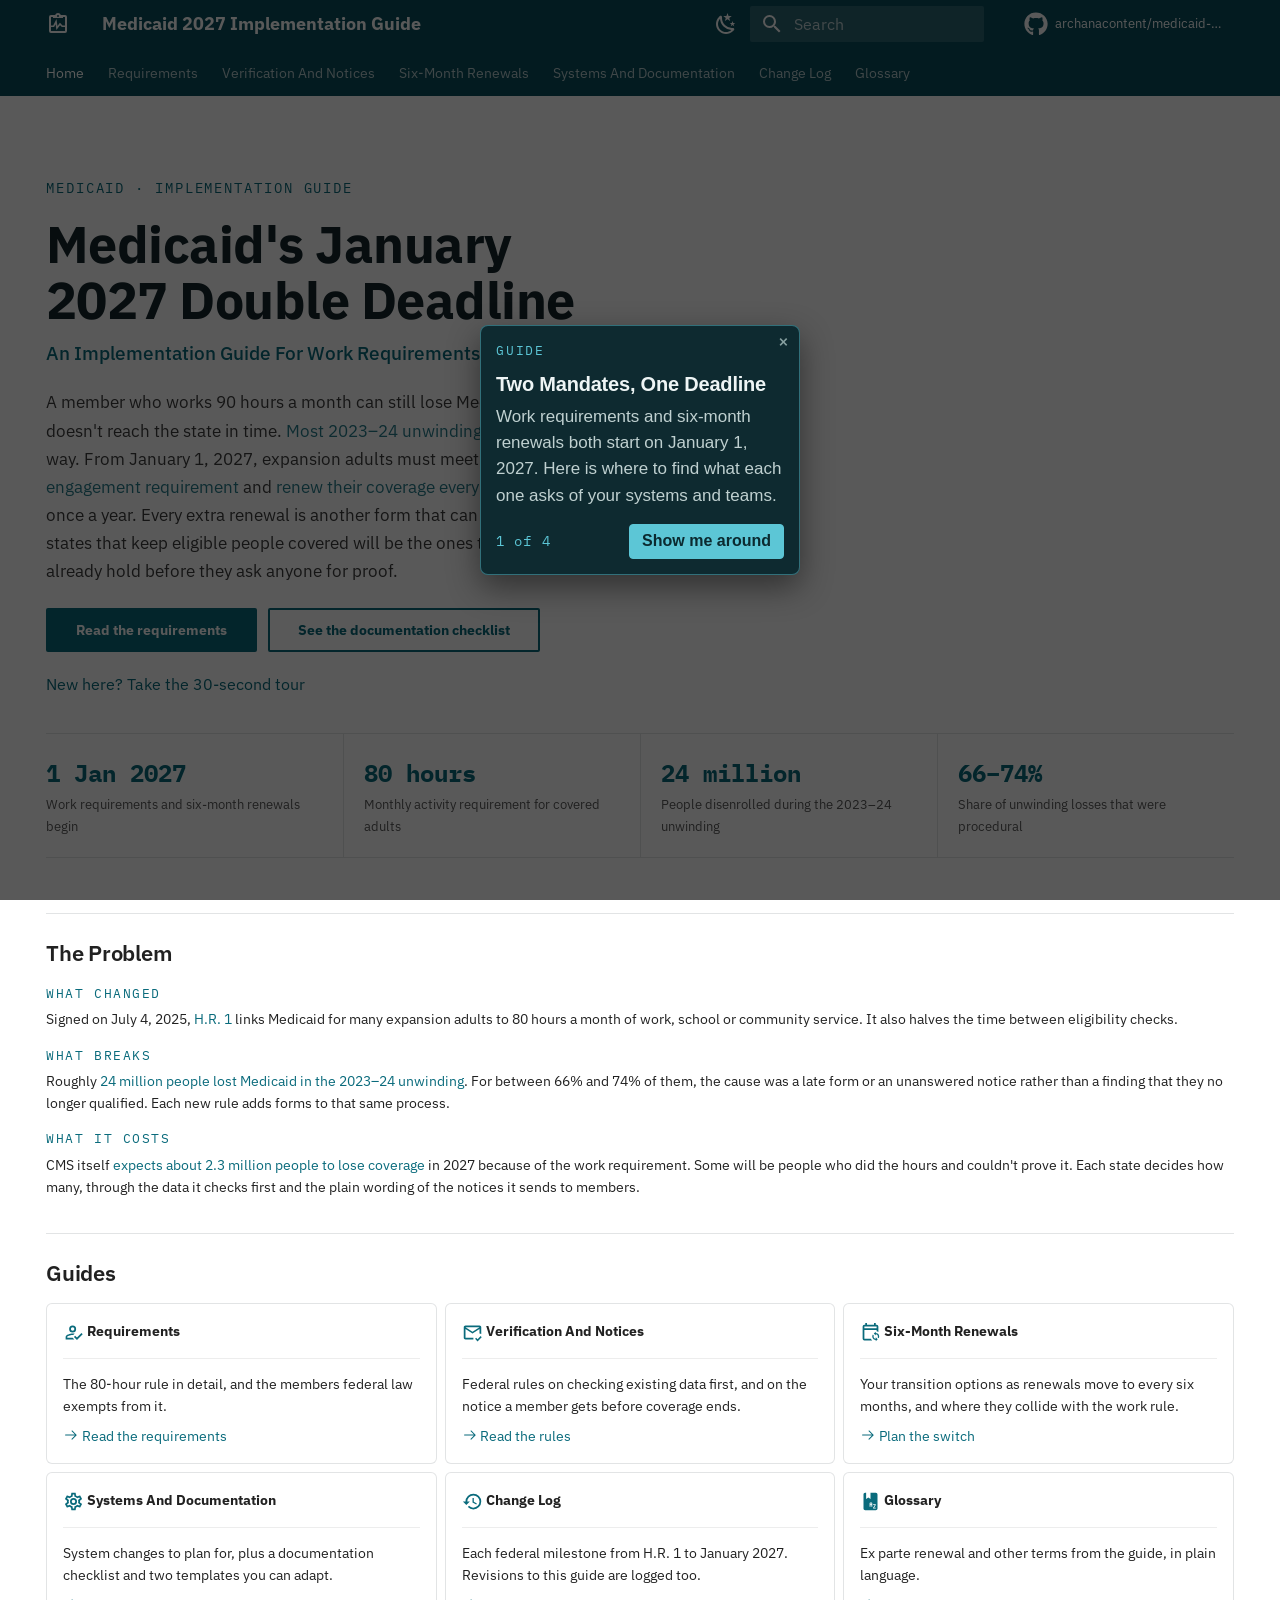
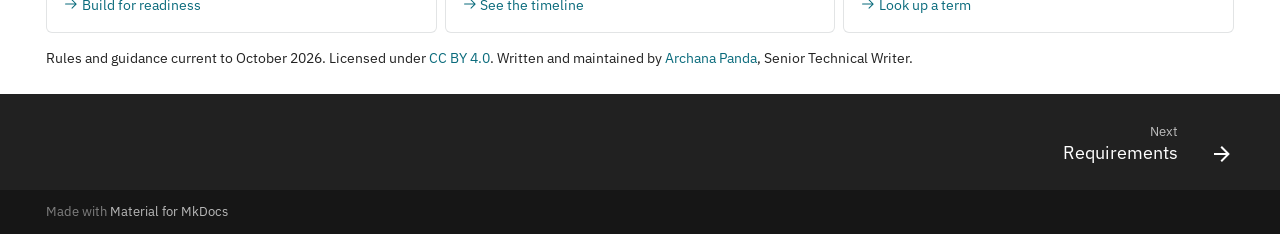
<file: index.html>
<!doctype html>
<html lang="en" class="no-js">
  <head>
    
      <meta charset="utf-8">
      <meta name="viewport" content="width=device-width,initial-scale=1">
      
        <meta name="description" content="Work requirements and six-month renewals for state Medicaid programs and their technology partners.">
      
      
        <meta name="author" content="Archana Panda">
      
      
        <link rel="canonical" href="https://archanacontent.github.io/medicaid-2027-implementation-guide/">
      
      
      
        <link rel="next" href="requirements/">
      
      
        
      
      
      <link rel="icon" href="assets/images/favicon.png">
      <meta name="generator" content="mkdocs-1.6.1, mkdocs-material-9.7.7">
    
    
      
        <title>Home - Medicaid 2027 Implementation Guide</title>
      
    
    
      <link rel="stylesheet" href="assets/stylesheets/main.ec1eaa64.min.css">
      
        
        <link rel="stylesheet" href="assets/stylesheets/palette.ab4e12ef.min.css">
      
      


    
    
      
    
    
      
        
        
        <link rel="preconnect" href="https://fonts.gstatic.com" crossorigin>
        <link rel="stylesheet" href="https://fonts.googleapis.com/css?family=IBM+Plex+Sans:300,300i,400,400i,700,700i%7CIBM+Plex+Mono:400,400i,700,700i&display=fallback">
        <style>:root{--md-text-font:"IBM Plex Sans";--md-code-font:"IBM Plex Mono"}</style>
      
    
    
      <link rel="stylesheet" href="stylesheets/extra.css">
    
      <link rel="stylesheet" href="vendor/driver/driver.css">
    
      <link rel="stylesheet" href="stylesheets/tour.css">
    
    <script>__md_scope=new URL(".",location),__md_hash=e=>[...e].reduce(((e,_)=>(e<<5)-e+_.charCodeAt(0)),0),__md_get=(e,_=localStorage,t=__md_scope)=>JSON.parse(_.getItem(t.pathname+"."+e)),__md_set=(e,_,t=localStorage,a=__md_scope)=>{try{t.setItem(a.pathname+"."+e,JSON.stringify(_))}catch(e){}}</script>
    
      
  


  
  

<script id="__analytics">function __md_analytics(){function e(){dataLayer.push(arguments)}window.dataLayer=window.dataLayer||[],e("js",new Date),e("config","G-R5QPB9VQWB"),document.addEventListener("DOMContentLoaded",(function(){document.forms.search&&document.forms.search.query.addEventListener("blur",(function(){this.value&&e("event","search",{search_term:this.value})}));document$.subscribe((function(){var t=document.forms.feedback;if(void 0!==t)for(var a of t.querySelectorAll("[type=submit]"))a.addEventListener("click",(function(a){a.preventDefault();var n=document.location.pathname,d=this.getAttribute("data-md-value");e("event","feedback",{page:n,data:d}),t.firstElementChild.disabled=!0;var r=t.querySelector(".md-feedback__note [data-md-value='"+d+"']");r&&(r.hidden=!1)})),t.hidden=!1})),location$.subscribe((function(t){e("config","G-R5QPB9VQWB",{page_path:t.pathname})}))}));var t=document.createElement("script");t.async=!0,t.src="https://www.googletagmanager.com/gtag/js?id=G-R5QPB9VQWB",document.getElementById("__analytics").insertAdjacentElement("afterEnd",t)}</script>
  
    <script>"undefined"!=typeof __md_analytics&&__md_analytics()</script>
  

    
    
  
  <meta property="og:type" content="website">
  <meta property="og:title" content="Medicaid 2027 Implementation Guide">
  <meta property="og:description" content="Work requirements and six-month renewals for state Medicaid programs and their technology partners.">
  <meta property="og:url" content="https://archanacontent.github.io/medicaid-2027-implementation-guide/">
  <meta property="og:image" content="https://archanacontent.github.io/medicaid-2027-implementation-guide/assets/og.png">
  <meta property="og:image:width" content="1200">
  <meta property="og:image:height" content="630">
  <meta name="twitter:card" content="summary_large_image">
  <meta name="twitter:image" content="https://archanacontent.github.io/medicaid-2027-implementation-guide/assets/og.png">

  </head>
  
  
    
    
      
    
    
    
    
    <body dir="ltr" data-md-color-scheme="default" data-md-color-primary="custom" data-md-color-accent="custom">
  
    
    <input class="md-toggle" data-md-toggle="drawer" type="checkbox" id="__drawer" autocomplete="off">
    <input class="md-toggle" data-md-toggle="search" type="checkbox" id="__search" autocomplete="off">
    <label class="md-overlay" for="__drawer"></label>
    <div data-md-component="skip">
      
        
        <a href="#medicaids-january-2027-double-deadline" class="md-skip">
          Skip to content
        </a>
      
    </div>
    <div data-md-component="announce">
      
    </div>
    
    
      

<header class="md-header" data-md-component="header">
  <nav class="md-header__inner md-grid" aria-label="Header">
    <a href="." title="Medicaid 2027 Implementation Guide" class="md-header__button md-logo" aria-label="Medicaid 2027 Implementation Guide" data-md-component="logo">
      
  
  <svg xmlns="http://www.w3.org/2000/svg" viewBox="0 0 24 24"><path d="M19 3h-4.18C14.4 1.84 13.3 1 12 1s-2.4.84-2.82 2H5a2 2 0 0 0-2 2v14a2 2 0 0 0 2 2h14a2 2 0 0 0 2-2V5a2 2 0 0 0-2-2m-7 0a1 1 0 0 1 1 1 1 1 0 0 1-1 1 1 1 0 0 1-1-1 1 1 0 0 1 1-1M5 15h3.11l1.51-2.85.76 5.77 3.69-4.71L15.89 15H19v4H5zm14-1.54h-2.47l-2.6-2.6-2.49 3.19-.94-6.97-3.33 6.38H5V5h2v1h10V5h2v8.46"/></svg>

    </a>
    <label class="md-header__button md-icon" for="__drawer">
      
      <svg xmlns="http://www.w3.org/2000/svg" viewBox="0 0 24 24"><path d="M3 6h18v2H3zm0 5h18v2H3zm0 5h18v2H3z"/></svg>
    </label>
    <div class="md-header__title" data-md-component="header-title">
      <div class="md-header__ellipsis">
        <div class="md-header__topic">
          <span class="md-ellipsis">
            Medicaid 2027 Implementation Guide
          </span>
        </div>
        <div class="md-header__topic" data-md-component="header-topic">
          <span class="md-ellipsis">
            
              Home
            
          </span>
        </div>
      </div>
    </div>
    
      
        <form class="md-header__option" data-md-component="palette">
  
    
    
    
    <input class="md-option" data-md-color-media="" data-md-color-scheme="default" data-md-color-primary="custom" data-md-color-accent="custom"  aria-label="Switch to dark mode"  type="radio" name="__palette" id="__palette_0">
    
      <label class="md-header__button md-icon" title="Switch to dark mode" for="__palette_1" hidden>
        <svg xmlns="http://www.w3.org/2000/svg" viewBox="0 0 24 24"><path d="m17.75 4.09-2.53 1.94.91 3.06-2.63-1.81-2.63 1.81.91-3.06-2.53-1.94L12.44 4l1.06-3 1.06 3zm3.5 6.91-1.64 1.25.59 1.98-1.7-1.17-1.7 1.17.59-1.98L15.75 11l2.06-.05L18.5 9l.69 1.95zm-2.28 4.95c.83-.08 1.72 1.1 1.19 1.85-.32.45-.66.87-1.08 1.27C15.17 23 8.84 23 4.94 19.07c-3.91-3.9-3.91-10.24 0-14.14.4-.4.82-.76 1.27-1.08.75-.53 1.93.36 1.85 1.19-.27 2.86.69 5.83 2.89 8.02a9.96 9.96 0 0 0 8.02 2.89m-1.64 2.02a12.08 12.08 0 0 1-7.8-3.47c-2.17-2.19-3.33-5-3.49-7.82-2.81 3.14-2.7 7.96.31 10.98 3.02 3.01 7.84 3.12 10.98.31"/></svg>
      </label>
    
  
    
    
    
    <input class="md-option" data-md-color-media="" data-md-color-scheme="slate" data-md-color-primary="custom" data-md-color-accent="custom"  aria-label="Switch to light mode"  type="radio" name="__palette" id="__palette_1">
    
      <label class="md-header__button md-icon" title="Switch to light mode" for="__palette_0" hidden>
        <svg xmlns="http://www.w3.org/2000/svg" viewBox="0 0 24 24"><path d="M12 7a5 5 0 0 1 5 5 5 5 0 0 1-5 5 5 5 0 0 1-5-5 5 5 0 0 1 5-5m0 2a3 3 0 0 0-3 3 3 3 0 0 0 3 3 3 3 0 0 0 3-3 3 3 0 0 0-3-3m0-7 2.39 3.42C13.65 5.15 12.84 5 12 5s-1.65.15-2.39.42zM3.34 7l4.16-.35A7.2 7.2 0 0 0 5.94 8.5c-.44.74-.69 1.5-.83 2.29zm.02 10 1.76-3.77a7.131 7.131 0 0 0 2.38 4.14zM20.65 7l-1.77 3.79a7.02 7.02 0 0 0-2.38-4.15zm-.01 10-4.14.36c.59-.51 1.12-1.14 1.54-1.86.42-.73.69-1.5.83-2.29zM12 22l-2.41-3.44c.74.27 1.55.44 2.41.44.82 0 1.63-.17 2.37-.44z"/></svg>
      </label>
    
  
</form>
      
    
    
      <script>var palette=__md_get("__palette");if(palette&&palette.color){if("(prefers-color-scheme)"===palette.color.media){var media=matchMedia("(prefers-color-scheme: light)"),input=document.querySelector(media.matches?"[data-md-color-media='(prefers-color-scheme: light)']":"[data-md-color-media='(prefers-color-scheme: dark)']");palette.color.media=input.getAttribute("data-md-color-media"),palette.color.scheme=input.getAttribute("data-md-color-scheme"),palette.color.primary=input.getAttribute("data-md-color-primary"),palette.color.accent=input.getAttribute("data-md-color-accent")}for(var[key,value]of Object.entries(palette.color))document.body.setAttribute("data-md-color-"+key,value)}</script>
    
    
    
      
      
        <label class="md-header__button md-icon" for="__search">
          
          <svg xmlns="http://www.w3.org/2000/svg" viewBox="0 0 24 24"><path d="M9.5 3A6.5 6.5 0 0 1 16 9.5c0 1.61-.59 3.09-1.56 4.23l.27.27h.79l5 5-1.5 1.5-5-5v-.79l-.27-.27A6.52 6.52 0 0 1 9.5 16 6.5 6.5 0 0 1 3 9.5 6.5 6.5 0 0 1 9.5 3m0 2C7 5 5 7 5 9.5S7 14 9.5 14 14 12 14 9.5 12 5 9.5 5"/></svg>
        </label>
        <div class="md-search" data-md-component="search" role="dialog">
  <label class="md-search__overlay" for="__search"></label>
  <div class="md-search__inner" role="search">
    <form class="md-search__form" name="search">
      <input type="text" class="md-search__input" name="query" aria-label="Search" placeholder="Search" autocapitalize="off" autocorrect="off" autocomplete="off" spellcheck="false" data-md-component="search-query" required>
      <label class="md-search__icon md-icon" for="__search">
        
        <svg xmlns="http://www.w3.org/2000/svg" viewBox="0 0 24 24"><path d="M9.5 3A6.5 6.5 0 0 1 16 9.5c0 1.61-.59 3.09-1.56 4.23l.27.27h.79l5 5-1.5 1.5-5-5v-.79l-.27-.27A6.52 6.52 0 0 1 9.5 16 6.5 6.5 0 0 1 3 9.5 6.5 6.5 0 0 1 9.5 3m0 2C7 5 5 7 5 9.5S7 14 9.5 14 14 12 14 9.5 12 5 9.5 5"/></svg>
        
        <svg xmlns="http://www.w3.org/2000/svg" viewBox="0 0 24 24"><path d="M20 11v2H8l5.5 5.5-1.42 1.42L4.16 12l7.92-7.92L13.5 5.5 8 11z"/></svg>
      </label>
      <nav class="md-search__options" aria-label="Search">
        
        <button type="reset" class="md-search__icon md-icon" title="Clear" aria-label="Clear" tabindex="-1">
          
          <svg xmlns="http://www.w3.org/2000/svg" viewBox="0 0 24 24"><path d="M19 6.41 17.59 5 12 10.59 6.41 5 5 6.41 10.59 12 5 17.59 6.41 19 12 13.41 17.59 19 19 17.59 13.41 12z"/></svg>
        </button>
      </nav>
      
    </form>
    <div class="md-search__output">
      <div class="md-search__scrollwrap" tabindex="0" data-md-scrollfix>
        <div class="md-search-result" data-md-component="search-result">
          <div class="md-search-result__meta">
            Initializing search
          </div>
          <ol class="md-search-result__list" role="presentation"></ol>
        </div>
      </div>
    </div>
  </div>
</div>
      
    
    
      <div class="md-header__source">
        <a href="https://github.com/archanacontent/medicaid-2027-implementation-guide" title="Go to repository" class="md-source" data-md-component="source">
  <div class="md-source__icon md-icon">
    
    <svg xmlns="http://www.w3.org/2000/svg" viewBox="0 0 512 512"><!--! Font Awesome Free 7.1.0 by @fontawesome - https://fontawesome.com License - https://fontawesome.com/license/free (Icons: CC BY 4.0, Fonts: SIL OFL 1.1, Code: MIT License) Copyright 2025 Fonticons, Inc.--><path d="M173.9 397.4c0 2-2.3 3.6-5.2 3.6-3.3.3-5.6-1.3-5.6-3.6 0-2 2.3-3.6 5.2-3.6 3-.3 5.6 1.3 5.6 3.6m-31.1-4.5c-.7 2 1.3 4.3 4.3 4.9 2.6 1 5.6 0 6.2-2s-1.3-4.3-4.3-5.2c-2.6-.7-5.5.3-6.2 2.3m44.2-1.7c-2.9.7-4.9 2.6-4.6 4.9.3 2 2.9 3.3 5.9 2.6 2.9-.7 4.9-2.6 4.6-4.6-.3-1.9-3-3.2-5.9-2.9M252.8 8C114.1 8 8 113.3 8 252c0 110.9 69.8 205.8 169.5 239.2 12.8 2.3 17.3-5.6 17.3-12.1 0-6.2-.3-40.4-.3-61.4 0 0-70 15-84.7-29.8 0 0-11.4-29.1-27.8-36.6 0 0-22.9-15.7 1.6-15.4 0 0 24.9 2 38.6 25.8 21.9 38.6 58.6 27.5 72.9 20.9 2.3-16 8.8-27.1 16-33.7-55.9-6.2-112.3-14.3-112.3-110.5 0-27.5 7.6-41.3 23.6-58.9-2.6-6.5-11.1-33.3 2.6-67.9 20.9-6.5 69 27 69 27 20-5.6 41.5-8.5 62.8-8.5s42.8 2.9 62.8 8.5c0 0 48.1-33.6 69-27 13.7 34.7 5.2 61.4 2.6 67.9 16 17.7 25.8 31.5 25.8 58.9 0 96.5-58.9 104.2-114.8 110.5 9.2 7.9 17 22.9 17 46.4 0 33.7-.3 75.4-.3 83.6 0 6.5 4.6 14.4 17.3 12.1C436.2 457.8 504 362.9 504 252 504 113.3 391.5 8 252.8 8M105.2 352.9c-1.3 1-1 3.3.7 5.2 1.6 1.6 3.9 2.3 5.2 1 1.3-1 1-3.3-.7-5.2-1.6-1.6-3.9-2.3-5.2-1m-10.8-8.1c-.7 1.3.3 2.9 2.3 3.9 1.6 1 3.6.7 4.3-.7.7-1.3-.3-2.9-2.3-3.9-2-.6-3.6-.3-4.3.7m32.4 35.6c-1.6 1.3-1 4.3 1.3 6.2 2.3 2.3 5.2 2.6 6.5 1 1.3-1.3.7-4.3-1.3-6.2-2.2-2.3-5.2-2.6-6.5-1m-11.4-14.7c-1.6 1-1.6 3.6 0 5.9s4.3 3.3 5.6 2.3c1.6-1.3 1.6-3.9 0-6.2-1.4-2.3-4-3.3-5.6-2"/></svg>
  </div>
  <div class="md-source__repository">
    archanacontent/medicaid-2027-implementation-guide
  </div>
</a>
      </div>
    
  </nav>
  
</header>
    
    <div class="md-container" data-md-component="container">
      
      
        
          
            
<nav class="md-tabs" aria-label="Tabs" data-md-component="tabs">
  <div class="md-grid">
    <ul class="md-tabs__list">
      
        
  
  
  
    
  
  
    <li class="md-tabs__item md-tabs__item--active">
      <a href="." class="md-tabs__link">
        
  
  
    
  
  Home

      </a>
    </li>
  

      
        
  
  
  
  
    <li class="md-tabs__item">
      <a href="requirements/" class="md-tabs__link">
        
  
  
    
  
  Requirements

      </a>
    </li>
  

      
        
  
  
  
  
    <li class="md-tabs__item">
      <a href="verification-and-notices/" class="md-tabs__link">
        
  
  
    
  
  Verification And Notices

      </a>
    </li>
  

      
        
  
  
  
  
    <li class="md-tabs__item">
      <a href="six-month-renewals/" class="md-tabs__link">
        
  
  
    
  
  Six-Month Renewals

      </a>
    </li>
  

      
        
  
  
  
  
    <li class="md-tabs__item">
      <a href="systems-and-documentation/" class="md-tabs__link">
        
  
  
    
  
  Systems And Documentation

      </a>
    </li>
  

      
        
  
  
  
  
    <li class="md-tabs__item">
      <a href="change-log/" class="md-tabs__link">
        
  
  
    
  
  Change Log

      </a>
    </li>
  

      
        
  
  
  
  
    <li class="md-tabs__item">
      <a href="glossary/" class="md-tabs__link">
        
  
  
    
  
  Glossary

      </a>
    </li>
  

      
    </ul>
  </div>
</nav>
          
        
      
      <main class="md-main" data-md-component="main">
        <div class="md-main__inner md-grid">
          
            
              
                
              
              <div class="md-sidebar md-sidebar--primary" data-md-component="sidebar" data-md-type="navigation" hidden>
                <div class="md-sidebar__scrollwrap">
                  <div class="md-sidebar__inner">
                    


  


<nav class="md-nav md-nav--primary md-nav--lifted" aria-label="Navigation" data-md-level="0">
  <label class="md-nav__title" for="__drawer">
    <a href="." title="Medicaid 2027 Implementation Guide" class="md-nav__button md-logo" aria-label="Medicaid 2027 Implementation Guide" data-md-component="logo">
      
  
  <svg xmlns="http://www.w3.org/2000/svg" viewBox="0 0 24 24"><path d="M19 3h-4.18C14.4 1.84 13.3 1 12 1s-2.4.84-2.82 2H5a2 2 0 0 0-2 2v14a2 2 0 0 0 2 2h14a2 2 0 0 0 2-2V5a2 2 0 0 0-2-2m-7 0a1 1 0 0 1 1 1 1 1 0 0 1-1 1 1 1 0 0 1-1-1 1 1 0 0 1 1-1M5 15h3.11l1.51-2.85.76 5.77 3.69-4.71L15.89 15H19v4H5zm14-1.54h-2.47l-2.6-2.6-2.49 3.19-.94-6.97-3.33 6.38H5V5h2v1h10V5h2v8.46"/></svg>

    </a>
    Medicaid 2027 Implementation Guide
  </label>
  
    <div class="md-nav__source">
      <a href="https://github.com/archanacontent/medicaid-2027-implementation-guide" title="Go to repository" class="md-source" data-md-component="source">
  <div class="md-source__icon md-icon">
    
    <svg xmlns="http://www.w3.org/2000/svg" viewBox="0 0 512 512"><!--! Font Awesome Free 7.1.0 by @fontawesome - https://fontawesome.com License - https://fontawesome.com/license/free (Icons: CC BY 4.0, Fonts: SIL OFL 1.1, Code: MIT License) Copyright 2025 Fonticons, Inc.--><path d="M173.9 397.4c0 2-2.3 3.6-5.2 3.6-3.3.3-5.6-1.3-5.6-3.6 0-2 2.3-3.6 5.2-3.6 3-.3 5.6 1.3 5.6 3.6m-31.1-4.5c-.7 2 1.3 4.3 4.3 4.9 2.6 1 5.6 0 6.2-2s-1.3-4.3-4.3-5.2c-2.6-.7-5.5.3-6.2 2.3m44.2-1.7c-2.9.7-4.9 2.6-4.6 4.9.3 2 2.9 3.3 5.9 2.6 2.9-.7 4.9-2.6 4.6-4.6-.3-1.9-3-3.2-5.9-2.9M252.8 8C114.1 8 8 113.3 8 252c0 110.9 69.8 205.8 169.5 239.2 12.8 2.3 17.3-5.6 17.3-12.1 0-6.2-.3-40.4-.3-61.4 0 0-70 15-84.7-29.8 0 0-11.4-29.1-27.8-36.6 0 0-22.9-15.7 1.6-15.4 0 0 24.9 2 38.6 25.8 21.9 38.6 58.6 27.5 72.9 20.9 2.3-16 8.8-27.1 16-33.7-55.9-6.2-112.3-14.3-112.3-110.5 0-27.5 7.6-41.3 23.6-58.9-2.6-6.5-11.1-33.3 2.6-67.9 20.9-6.5 69 27 69 27 20-5.6 41.5-8.5 62.8-8.5s42.8 2.9 62.8 8.5c0 0 48.1-33.6 69-27 13.7 34.7 5.2 61.4 2.6 67.9 16 17.7 25.8 31.5 25.8 58.9 0 96.5-58.9 104.2-114.8 110.5 9.2 7.9 17 22.9 17 46.4 0 33.7-.3 75.4-.3 83.6 0 6.5 4.6 14.4 17.3 12.1C436.2 457.8 504 362.9 504 252 504 113.3 391.5 8 252.8 8M105.2 352.9c-1.3 1-1 3.3.7 5.2 1.6 1.6 3.9 2.3 5.2 1 1.3-1 1-3.3-.7-5.2-1.6-1.6-3.9-2.3-5.2-1m-10.8-8.1c-.7 1.3.3 2.9 2.3 3.9 1.6 1 3.6.7 4.3-.7.7-1.3-.3-2.9-2.3-3.9-2-.6-3.6-.3-4.3.7m32.4 35.6c-1.6 1.3-1 4.3 1.3 6.2 2.3 2.3 5.2 2.6 6.5 1 1.3-1.3.7-4.3-1.3-6.2-2.2-2.3-5.2-2.6-6.5-1m-11.4-14.7c-1.6 1-1.6 3.6 0 5.9s4.3 3.3 5.6 2.3c1.6-1.3 1.6-3.9 0-6.2-1.4-2.3-4-3.3-5.6-2"/></svg>
  </div>
  <div class="md-source__repository">
    archanacontent/medicaid-2027-implementation-guide
  </div>
</a>
    </div>
  
  <ul class="md-nav__list" data-md-scrollfix>
    
      
      
  
  
    
  
  
  
    <li class="md-nav__item md-nav__item--active">
      
      <input class="md-nav__toggle md-toggle" type="checkbox" id="__toc">
      
      
        
      
      
        <label class="md-nav__link md-nav__link--active" for="__toc">
          
  
  
  <span class="md-ellipsis">
    
  
    Home
  

    
  </span>
  
  

          <span class="md-nav__icon md-icon"></span>
        </label>
      
      <a href="." class="md-nav__link md-nav__link--active">
        
  
  
  <span class="md-ellipsis">
    
  
    Home
  

    
  </span>
  
  

      </a>
      
        

<nav class="md-nav md-nav--secondary" aria-label="Table of contents">
  
  
  
    
  
  
    <label class="md-nav__title" for="__toc">
      <span class="md-nav__icon md-icon"></span>
      Table of contents
    </label>
    <ul class="md-nav__list" data-md-component="toc" data-md-scrollfix>
      
        <li class="md-nav__item">
  <a href="#the-problem" class="md-nav__link">
    <span class="md-ellipsis">
      
        The Problem
      
    </span>
  </a>
  
</li>
      
        <li class="md-nav__item">
  <a href="#guides" class="md-nav__link">
    <span class="md-ellipsis">
      
        Guides
      
    </span>
  </a>
  
</li>
      
    </ul>
  
</nav>
      
    </li>
  

    
      
      
  
  
  
  
    <li class="md-nav__item">
      <a href="requirements/" class="md-nav__link">
        
  
  
  <span class="md-ellipsis">
    
  
    Requirements
  

    
  </span>
  
  

      </a>
    </li>
  

    
      
      
  
  
  
  
    <li class="md-nav__item">
      <a href="verification-and-notices/" class="md-nav__link">
        
  
  
  <span class="md-ellipsis">
    
  
    Verification And Notices
  

    
  </span>
  
  

      </a>
    </li>
  

    
      
      
  
  
  
  
    <li class="md-nav__item">
      <a href="six-month-renewals/" class="md-nav__link">
        
  
  
  <span class="md-ellipsis">
    
  
    Six-Month Renewals
  

    
  </span>
  
  

      </a>
    </li>
  

    
      
      
  
  
  
  
    <li class="md-nav__item">
      <a href="systems-and-documentation/" class="md-nav__link">
        
  
  
  <span class="md-ellipsis">
    
  
    Systems And Documentation
  

    
  </span>
  
  

      </a>
    </li>
  

    
      
      
  
  
  
  
    <li class="md-nav__item">
      <a href="change-log/" class="md-nav__link">
        
  
  
  <span class="md-ellipsis">
    
  
    Change Log
  

    
  </span>
  
  

      </a>
    </li>
  

    
      
      
  
  
  
  
    <li class="md-nav__item">
      <a href="glossary/" class="md-nav__link">
        
  
  
  <span class="md-ellipsis">
    
  
    Glossary
  

    
  </span>
  
  

      </a>
    </li>
  

    
  </ul>
</nav>
                  </div>
                </div>
              </div>
            
            
              
                
              
              <div class="md-sidebar md-sidebar--secondary" data-md-component="sidebar" data-md-type="toc" hidden>
                <div class="md-sidebar__scrollwrap">
                  <div class="md-sidebar__inner">
                    

<nav class="md-nav md-nav--secondary" aria-label="Table of contents">
  
  
  
    
  
  
    <label class="md-nav__title" for="__toc">
      <span class="md-nav__icon md-icon"></span>
      Table of contents
    </label>
    <ul class="md-nav__list" data-md-component="toc" data-md-scrollfix>
      
        <li class="md-nav__item">
  <a href="#the-problem" class="md-nav__link">
    <span class="md-ellipsis">
      
        The Problem
      
    </span>
  </a>
  
</li>
      
        <li class="md-nav__item">
  <a href="#guides" class="md-nav__link">
    <span class="md-ellipsis">
      
        Guides
      
    </span>
  </a>
  
</li>
      
    </ul>
  
</nav>
                  </div>
                </div>
              </div>
            
          
          
            <div class="md-content" data-md-component="content">
              
              <article class="md-content__inner md-typeset">
                
                  
  



  
  


<div class="mcd-hero">
<p class="eyebrow">Medicaid · Implementation Guide</p>
<h1 id="medicaids-january-2027-double-deadline">Medicaid's January 2027 Double Deadline</h1>
<p class="sub">An Implementation Guide For Work Requirements And Six-Month Renewals</p>
<p class="lede">A member who works 90 hours a month can still lose Medicaid in 2027 if the proof doesn't reach the state in time. <a href="https://www.kff.org/medicaid/how-did-medicaid-renewal-outcomes-change-during-the-unwinding/">Most 2023–24 unwinding losses</a> happened that way. From January 1, 2027, expansion adults must meet a new <a href="https://www.cms.gov/newsroom/fact-sheets/medicaid-community-engagement-requirement-certain-individuals-interim-final-rule-comment-period-cms">community engagement requirement</a> and <a href="https://shvs.org/resources/new-cms-guidance-on-six-month-renewals-in-medicaid/">renew their coverage every six months</a> instead of once a year. Every extra renewal is another form that can arrive late. In my view, the states that keep eligible people covered will be the ones that check the data they already hold before they ask anyone for proof.</p>
<p><a class="md-button md-button--primary" href="requirements/">Read the requirements</a>
<a class="md-button" href="systems-and-documentation/#documentation-checklist">See the documentation checklist</a></p>
<p class="mcd-tour-link"><a href="#" id="tour-replay">New here? Take the 30-second tour</a></p>
<div class="mcd-stats">
<div><strong>1 Jan 2027</strong><span>Work requirements and six-month renewals begin</span></div>
<div><strong>80 hours</strong><span>Monthly activity requirement for covered adults</span></div>
<div><strong>24 million</strong><span>People disenrolled during the 2023–24 unwinding</span></div>
<div><strong>66–74%</strong><span>Share of unwinding losses that were procedural</span></div>
</div>
</div>
<h2 id="the-problem">The Problem</h2>
<p><span class="mcd-label">What changed</span>
Signed on July 4, 2025, <a href="https://rarediseases.org/wp-content/uploads/2026/06/NORD_RANExplainer_CMS__2454_IFC_CERequirements_2026.pdf">H.R. 1</a> links Medicaid for many expansion adults to 80 hours a month of work, school or community service. It also halves the time between eligibility checks.</p>
<p><span class="mcd-label">What breaks</span>
Roughly <a href="https://www.kff.org/medicaid/how-did-medicaid-renewal-outcomes-change-during-the-unwinding/">24 million people lost Medicaid in the 2023–24 unwinding</a>. For between 66% and 74% of them, the cause was a late form or an unanswered notice rather than a finding that they no longer qualified. Each new rule adds forms to that same process.</p>
<p><span class="mcd-label">What it costs</span>
CMS itself <a href="https://www.hklaw.com/en/insights/publications/2026/06/cms-issues-interim-final-rule-implementing-medicaid-community">expects about 2.3 million people to lose coverage</a> in 2027 because of the work requirement. Some will be people who did the hours and couldn't prove it. Each state decides how many, through the data it checks first and the plain wording of the notices it sends to members.</p>
<h2 id="guides">Guides</h2>
<div class="grid cards">
<ul>
<li>
<p><span class="twemoji lg middle"><svg xmlns="http://www.w3.org/2000/svg" viewBox="0 0 24 24"><path d="m21.1 12.5 1.4 1.41-6.53 6.59L12.5 17l1.4-1.41 2.07 2.08zM11 4a4 4 0 0 1 4 4 4 4 0 0 1-4 4 4 4 0 0 1-4-4 4 4 0 0 1 4-4m0 2a2 2 0 0 0-2 2 2 2 0 0 0 2 2 2 2 0 0 0 2-2 2 2 0 0 0-2-2m0 7c.68 0 1.5.09 2.41.26l-1.67 1.67-.74-.03c-2.97 0-6.1 1.46-6.1 2.1v1.1h6.2L13 20H3v-3c0-2.66 5.33-4 8-4"/></svg></span> <strong>Requirements</strong></p>
<hr />
<p>The 80-hour rule in detail, and the members federal law exempts from it.</p>
<p><a href="requirements/"><span class="twemoji"><svg xmlns="http://www.w3.org/2000/svg" viewBox="0 0 24 24"><path d="M13.22 19.03a.75.75 0 0 1 0-1.06L18.19 13H3.75a.75.75 0 0 1 0-1.5h14.44l-4.97-4.97a.749.749 0 0 1 .326-1.275.75.75 0 0 1 .734.215l6.25 6.25a.75.75 0 0 1 0 1.06l-6.25 6.25a.75.75 0 0 1-1.06 0"/></svg></span> Read the requirements</a></p>
</li>
<li>
<p><span class="twemoji lg middle"><svg xmlns="http://www.w3.org/2000/svg" viewBox="0 0 24 24"><path d="M13 19c0-.34.04-.67.09-1H4V8l8 5 8-5v5.09c.72.12 1.39.37 2 .72V6c0-1.1-.9-2-2-2H4c-1.1 0-2 .9-2 2v12c0 1.1.9 2 2 2h9.09c-.05-.33-.09-.66-.09-1m7-13-8 5-8-5zm-2.25 16.16-2.75-3L16.16 18l1.59 1.59L21.34 16l1.16 1.41z"/></svg></span> <strong>Verification And Notices</strong></p>
<hr />
<p>Federal rules on checking existing data first, and on the notice a member gets before coverage ends.</p>
<p><a href="verification-and-notices/"><span class="twemoji"><svg xmlns="http://www.w3.org/2000/svg" viewBox="0 0 24 24"><path d="M13.22 19.03a.75.75 0 0 1 0-1.06L18.19 13H3.75a.75.75 0 0 1 0-1.5h14.44l-4.97-4.97a.749.749 0 0 1 .326-1.275.75.75 0 0 1 .734.215l6.25 6.25a.75.75 0 0 1 0 1.06l-6.25 6.25a.75.75 0 0 1-1.06 0"/></svg></span> Read the rules</a></p>
</li>
<li>
<p><span class="twemoji lg middle"><svg xmlns="http://www.w3.org/2000/svg" viewBox="0 0 24 24"><path d="M18 11v1.5c3.19 0 5.09 3.55 3.33 6.21l-1.09-1.09C21.06 15.96 19.85 14 18 14v1.5l-2.25-2.25zm0 11v-1.5c-3.19 0-5.09-3.55-3.33-6.21l1.09 1.09C14.94 17.04 16.15 19 18 19v-1.5l2.25 2.25zm1-19h-1V1h-2v2H8V1H6v2H5a2 2 0 0 0-2 2v14a2 2 0 0 0 2 2h9a5.9 5.9 0 0 1-1.5-2H5V9h14v1.59c.71.11 1.39.35 2 .72V5a2 2 0 0 0-2-2m0 4H5V5h14"/></svg></span> <strong>Six-Month Renewals</strong></p>
<hr />
<p>Your transition options as renewals move to every six months, and where they collide with the work rule.</p>
<p><a href="six-month-renewals/"><span class="twemoji"><svg xmlns="http://www.w3.org/2000/svg" viewBox="0 0 24 24"><path d="M13.22 19.03a.75.75 0 0 1 0-1.06L18.19 13H3.75a.75.75 0 0 1 0-1.5h14.44l-4.97-4.97a.749.749 0 0 1 .326-1.275.75.75 0 0 1 .734.215l6.25 6.25a.75.75 0 0 1 0 1.06l-6.25 6.25a.75.75 0 0 1-1.06 0"/></svg></span> Plan the switch</a></p>
</li>
<li>
<p><span class="twemoji lg middle"><svg xmlns="http://www.w3.org/2000/svg" viewBox="0 0 24 24"><path d="M12 8a4 4 0 0 1 4 4 4 4 0 0 1-4 4 4 4 0 0 1-4-4 4 4 0 0 1 4-4m0 2a2 2 0 0 0-2 2 2 2 0 0 0 2 2 2 2 0 0 0 2-2 2 2 0 0 0-2-2m-2 12c-.25 0-.46-.18-.5-.42l-.37-2.65c-.63-.25-1.17-.59-1.69-.99l-2.49 1.01c-.22.08-.49 0-.61-.22l-2-3.46a.493.493 0 0 1 .12-.64l2.11-1.66L4.5 12l.07-1-2.11-1.63a.493.493 0 0 1-.12-.64l2-3.46c.12-.22.39-.31.61-.22l2.49 1c.52-.39 1.06-.73 1.69-.98l.37-2.65c.04-.24.25-.42.5-.42h4c.25 0 .46.18.5.42l.37 2.65c.63.25 1.17.59 1.69.98l2.49-1c.22-.09.49 0 .61.22l2 3.46c.13.22.07.49-.12.64L19.43 11l.07 1-.07 1 2.11 1.63c.19.15.25.42.12.64l-2 3.46c-.12.22-.39.31-.61.22l-2.49-1c-.52.39-1.06.73-1.69.98l-.37 2.65c-.04.24-.25.42-.5.42zm1.25-18-.37 2.61c-1.2.25-2.26.89-3.03 1.78L5.44 7.35l-.75 1.3L6.8 10.2a5.55 5.55 0 0 0 0 3.6l-2.12 1.56.75 1.3 2.43-1.04c.77.88 1.82 1.52 3.01 1.76l.37 2.62h1.52l.37-2.61c1.19-.25 2.24-.89 3.01-1.77l2.43 1.04.75-1.3-2.12-1.55c.4-1.17.4-2.44 0-3.61l2.11-1.55-.75-1.3-2.41 1.04a5.42 5.42 0 0 0-3.03-1.77L12.75 4z"/></svg></span> <strong>Systems And Documentation</strong></p>
<hr />
<p>System changes to plan for, plus a documentation checklist and two templates you can adapt.</p>
<p><a href="systems-and-documentation/"><span class="twemoji"><svg xmlns="http://www.w3.org/2000/svg" viewBox="0 0 24 24"><path d="M13.22 19.03a.75.75 0 0 1 0-1.06L18.19 13H3.75a.75.75 0 0 1 0-1.5h14.44l-4.97-4.97a.749.749 0 0 1 .326-1.275.75.75 0 0 1 .734.215l6.25 6.25a.75.75 0 0 1 0 1.06l-6.25 6.25a.75.75 0 0 1-1.06 0"/></svg></span> Build for readiness</a></p>
</li>
<li>
<p><span class="twemoji lg middle"><svg xmlns="http://www.w3.org/2000/svg" viewBox="0 0 24 24"><path d="M13.5 8H12v5l4.28 2.54.72-1.21-3.5-2.08zM13 3a9 9 0 0 0-9 9H1l3.96 4.03L9 12H6a7 7 0 0 1 7-7 7 7 0 0 1 7 7 7 7 0 0 1-7 7c-1.93 0-3.68-.79-4.94-2.06l-1.42 1.42A8.9 8.9 0 0 0 13 21a9 9 0 0 0 9-9 9 9 0 0 0-9-9"/></svg></span> <strong>Change Log</strong></p>
<hr />
<p>Each federal milestone from H.R. 1 to January 2027. Revisions to this guide are logged too.</p>
<p><a href="change-log/"><span class="twemoji"><svg xmlns="http://www.w3.org/2000/svg" viewBox="0 0 24 24"><path d="M13.22 19.03a.75.75 0 0 1 0-1.06L18.19 13H3.75a.75.75 0 0 1 0-1.5h14.44l-4.97-4.97a.749.749 0 0 1 .326-1.275.75.75 0 0 1 .734.215l6.25 6.25a.75.75 0 0 1 0 1.06l-6.25 6.25a.75.75 0 0 1-1.06 0"/></svg></span> See the timeline</a></p>
</li>
<li>
<p><span class="twemoji lg middle"><svg xmlns="http://www.w3.org/2000/svg" viewBox="0 0 24 24"><path d="M5.81 2C4.83 2.09 4 3 4 4v16c0 1.05.95 2 2 2h12c1.05 0 2-.95 2-2V4a2 2 0 0 0-2-2h-6v7L9.5 7.5 7 9V2H5.81M12 13h1a1 1 0 0 1 1 1v4h-1v-2h-1v2h-1v-4a1 1 0 0 1 1-1m0 1v1h1v-1zm3 1h3v1l-2 3h2v1h-3v-1l2-3h-2z"/></svg></span> <strong>Glossary</strong></p>
<hr />
<p>Ex parte renewal and other terms from the guide, in plain language.</p>
<p><a href="glossary/"><span class="twemoji"><svg xmlns="http://www.w3.org/2000/svg" viewBox="0 0 24 24"><path d="M13.22 19.03a.75.75 0 0 1 0-1.06L18.19 13H3.75a.75.75 0 0 1 0-1.5h14.44l-4.97-4.97a.749.749 0 0 1 .326-1.275.75.75 0 0 1 .734.215l6.25 6.25a.75.75 0 0 1 0 1.06l-6.25 6.25a.75.75 0 0 1-1.06 0"/></svg></span> Look up a term</a></p>
</li>
</ul>
</div>
<p>Rules and guidance current to October 2026. Licensed under <a href="https://creativecommons.org/licenses/by/4.0/">CC BY 4.0</a>. Written and maintained by <a href="https://archanacontent.github.io">Archana Panda</a>, Senior Technical Writer.</p>







  
  



  


  



                
              </article>
            </div>
          
          
<script>var target=document.getElementById(location.hash.slice(1));target&&target.name&&(target.checked=target.name.startsWith("__tabbed_"))</script>
        </div>
        
          <button type="button" class="md-top md-icon" data-md-component="top" hidden>
  
  <svg xmlns="http://www.w3.org/2000/svg" viewBox="0 0 24 24"><path d="M13 20h-2V8l-5.5 5.5-1.42-1.42L12 4.16l7.92 7.92-1.42 1.42L13 8z"/></svg>
  Back to top
</button>
        
      </main>
      
        <footer class="md-footer">
  
    
      
        
      
      <nav class="md-footer__inner md-grid" aria-label="Footer" >
        
        
          
          <a href="requirements/" class="md-footer__link md-footer__link--next" aria-label="Next: Requirements">
            <div class="md-footer__title">
              <span class="md-footer__direction">
                Next
              </span>
              <div class="md-ellipsis">
                Requirements
              </div>
            </div>
            <div class="md-footer__button md-icon">
              
              <svg xmlns="http://www.w3.org/2000/svg" viewBox="0 0 24 24"><path d="M4 11v2h12l-5.5 5.5 1.42 1.42L19.84 12l-7.92-7.92L10.5 5.5 16 11z"/></svg>
            </div>
          </a>
        
      </nav>
    
  
  <div class="md-footer-meta md-typeset">
    <div class="md-footer-meta__inner md-grid">
      <div class="md-copyright">
  
  
    Made with
    <a href="https://squidfunk.github.io/mkdocs-material/" target="_blank" rel="noopener">
      Material for MkDocs
    </a>
  
</div>
      
    </div>
  </div>
</footer>
      
    </div>
    <div class="md-dialog" data-md-component="dialog">
      <div class="md-dialog__inner md-typeset"></div>
    </div>
    
    
    
      
      
      <script id="__config" type="application/json">{"annotate": null, "base": ".", "features": ["navigation.tabs", "navigation.sections", "navigation.top", "navigation.footer", "search.highlight"], "search": "assets/javascripts/workers/search.2c215733.min.js", "tags": null, "translations": {"clipboard.copied": "Copied to clipboard", "clipboard.copy": "Copy to clipboard", "search.result.more.one": "1 more on this page", "search.result.more.other": "# more on this page", "search.result.none": "No matching documents", "search.result.one": "1 matching document", "search.result.other": "# matching documents", "search.result.placeholder": "Type to start searching", "search.result.term.missing": "Missing", "select.version": "Select version"}, "version": null}</script>
    
    
      <script src="assets/javascripts/bundle.d7400e89.min.js"></script>
      
        <script src="vendor/driver/driver.js.iife.js"></script>
      
        <script src="javascripts/tour.js"></script>
      
    
  </body>
</html>
</file>
<file: stylesheets/extra.css>
/* Petrol blue and clear cyan: the calm, trusted palette of a public health record system */
[data-md-color-scheme="default"] {
  --signal: #0a6b7c;
  --signal-soft: rgba(10, 107, 124, 0.08);
  --headline: #14252b;
  --line: rgba(20, 37, 43, 0.12);
  --md-primary-fg-color: #0b4f5c;
  --md-primary-fg-color--light: #12606f;
  --md-primary-fg-color--dark: #083d47;
  --md-accent-fg-color: #0a6b7c;
  --md-typeset-a-color: #0a6b7c;
  --md-default-bg-color: #ffffff;
  --md-default-fg-color--light: #5f7177;
  --on-signal: #ffffff;
}
[data-md-color-scheme="slate"] {
  --signal: #5cc6d6;
  --signal-soft: rgba(92, 198, 214, 0.10);
  --headline: #e7f0f2;
  --line: rgba(220, 236, 240, 0.12);
  --md-primary-fg-color: #0b4f5c;
  --md-primary-fg-color--light: #12606f;
  --md-primary-fg-color--dark: #083d47;
  --md-accent-fg-color: #5cc6d6;
  --md-typeset-a-color: #5cc6d6;
  --md-default-bg-color: #0e1719;
  --md-code-bg-color: #132124;
  --on-signal: #0b2a30;
}

/* Body text two sizes down from the theme default */
.md-typeset { font-size: 0.7rem; }
.md-typeset h1 { font-size: 1.75em; color: var(--headline); }

/* Header and tabs */
.md-header, .md-tabs { background-color: var(--md-primary-fg-color); }
.md-tabs__link--active, .md-tabs__link:hover { color: var(--signal); }
.md-header__button.md-logo svg { fill: #ffffff; }
.md-tabs__link--active, .md-tabs__link:hover { color: #ffffff; opacity: 1; }
.md-search__form { background: rgba(255,255,255,.14); }

/* Headings */
.md-typeset h1, .md-typeset h2 { font-weight: 600; letter-spacing: -0.01em; text-wrap: balance; }
.md-typeset h2 { border-top: 1px solid var(--line); padding-top: 1.2rem; }

/* Homepage hero */
.mcd-hero { padding: 1.6rem 0 0.4rem; }
.mcd-hero .eyebrow {
  font-family: var(--md-code-font-family);
  font-size: 0.68rem; letter-spacing: 0.14em; text-transform: uppercase;
  color: var(--signal); margin: 0 0 0.8rem;
}
.md-typeset .mcd-hero h1 {
  font-size: clamp(1.7rem, 5.4vw, 2.6rem); line-height: 1.08; font-weight: 700;
  color: var(--headline); margin: 0 0 0.5rem; max-width: 22ch;
}
.md-typeset .mcd-hero .sub {
  font-size: 0.95rem; font-weight: 500; color: var(--signal); margin: 0 0 1rem;
}
.mcd-hero .lede { font-size: 0.85rem; line-height: 1.65; max-width: 64ch; opacity: 0.88; }
.mcd-hero .md-button { margin: 0.3rem 0.4rem 0.3rem 0; }
.md-typeset .mcd-hero .md-button--primary { background: var(--signal); border-color: var(--signal); color: var(--on-signal); }
.md-typeset .mcd-hero .md-button--primary:hover { filter: brightness(1.08); color: var(--on-signal); }
.md-typeset .mcd-hero .md-button:not(.md-button--primary) { color: var(--signal); border-color: var(--signal); background: transparent; }
.md-typeset .mcd-hero .md-button:not(.md-button--primary):hover { background: var(--signal-soft); color: var(--signal); }

/* Stat strip */
.mcd-stats {
  display: grid; grid-template-columns: repeat(auto-fit, minmax(150px, 1fr));
  margin: 1.8rem 0 0.6rem;
  border-top: 1px solid var(--line); border-bottom: 1px solid var(--line);
}
.mcd-stats div { padding: 1rem 1rem 1rem 0; min-width: 0; }
.mcd-stats div + div { border-left: 1px solid var(--line); padding-left: 1rem; }
.mcd-stats strong {
  display: block; font-family: var(--md-code-font-family);
  font-size: 1.2rem; color: var(--signal); font-variant-numeric: tabular-nums;
}
.mcd-stats span { font-size: 0.66rem; line-height: 1.4; opacity: 0.75; }
@media (max-width: 520px) {
  .mcd-stats div + div { border-left: 0; padding-left: 0; border-top: 1px solid var(--line); }
}

/* Labels */
.md-typeset .mcd-label {
  font-family: var(--md-code-font-family); font-size: 0.66rem; letter-spacing: 0.12em;
  text-transform: uppercase; color: var(--signal); display: block; margin-bottom: 0.2rem;
}

/* Guide cards */
.md-typeset .grid.cards > ul > li {
  border: 1px solid var(--line); border-radius: 6px;
  background: var(--md-default-bg-color); transition: border-color 0.2s ease;
}
.md-typeset .grid.cards > ul > li:hover { border-color: var(--signal); box-shadow: none; }
.md-typeset .grid.cards .lg { color: var(--signal); }

/* Change log */
.mcd-log { list-style: none; padding: 0; margin: 1rem 0; border-left: 2px solid var(--line); }
.md-typeset .mcd-log li { position: relative; margin: 0 0 1.1rem; padding-left: 1.2rem; }
.md-typeset .mcd-log li::before {
  content: ""; position: absolute; left: -7px; top: 0.35rem; width: 12px; height: 12px;
  border-radius: 50%; background: var(--md-default-bg-color); border: 2px solid var(--signal);
}
.mcd-log .date { font-family: var(--md-code-font-family); font-size: 0.72rem; letter-spacing: 0.06em; opacity: 0.8; }
.mcd-tag {
  display: inline-block; margin-left: 0.5rem; padding: 0 0.45rem; border-radius: 3px;
  font-family: var(--md-code-font-family); font-size: 0.62rem; letter-spacing: 0.1em; text-transform: uppercase;
  background: var(--signal-soft); color: var(--signal); vertical-align: 1px;
}

/* Before and after notice */
.mcd-notice { display: grid; grid-template-columns: repeat(auto-fit, minmax(240px, 1fr)); gap: 1rem; margin: 1rem 0; }
.mcd-notice > div { border: 1px solid var(--line); border-radius: 6px; padding: 0.9rem 1rem; min-width: 0; }
.mcd-notice > div.after { border-color: var(--signal); background: var(--signal-soft); }
.md-typeset .mcd-notice p { margin: 0.4rem 0 0; font-size: 0.7rem; }

@media (prefers-reduced-motion: reduce) { * { transition: none !important; } }
</file>
<file: vendor/driver/driver.css>
.driver-active .driver-overlay,.driver-active *{pointer-events:none}.driver-active .driver-active-element,.driver-active .driver-active-element *,.driver-popover,.driver-popover *{pointer-events:auto}@keyframes animate-fade-in{0%{opacity:0}to{opacity:1}}.driver-fade .driver-overlay{animation:animate-fade-in .2s ease-in-out}.driver-fade .driver-popover{animation:animate-fade-in .2s}.driver-popover{all:unset;box-sizing:border-box;color:#2d2d2d;margin:0;padding:15px;border-radius:5px;min-width:250px;max-width:300px;box-shadow:0 1px 10px #0006;z-index:1000000000;position:fixed;top:0;right:0;background-color:#fff}.driver-popover *{font-family:Helvetica Neue,Inter,ui-sans-serif,"Apple Color Emoji",Helvetica,Arial,sans-serif}.driver-popover-title{font:19px/normal sans-serif;font-weight:700;display:block;position:relative;line-height:1.5;zoom:1;margin:0}.driver-popover-close-btn{all:unset;position:absolute;top:0;right:0;width:32px;height:28px;cursor:pointer;font-size:18px;font-weight:500;color:#d2d2d2;z-index:1;text-align:center;transition:color;transition-duration:.2s}.driver-popover-close-btn:hover,.driver-popover-close-btn:focus{color:#2d2d2d}.driver-popover-title[style*=block]+.driver-popover-description{margin-top:5px}.driver-popover-description{margin-bottom:0;font:14px/normal sans-serif;line-height:1.5;font-weight:400;zoom:1}.driver-popover-footer{margin-top:15px;text-align:right;zoom:1;display:flex;align-items:center;justify-content:space-between}.driver-popover-progress-text{font-size:13px;font-weight:400;color:#727272;zoom:1}.driver-popover-footer button{all:unset;display:inline-block;box-sizing:border-box;padding:3px 7px;text-decoration:none;text-shadow:1px 1px 0 #fff;background-color:#fff;color:#2d2d2d;font:12px/normal sans-serif;cursor:pointer;outline:0;zoom:1;line-height:1.3;border:1px solid #ccc;border-radius:3px}.driver-popover-footer .driver-popover-btn-disabled{opacity:.5;pointer-events:none}:not(body):has(>.driver-active-element){overflow:hidden!important}.driver-no-interaction,.driver-no-interaction *{pointer-events:none!important}.driver-popover-footer button:hover,.driver-popover-footer button:focus{background-color:#f7f7f7}.driver-popover-navigation-btns{display:flex;flex-grow:1;justify-content:flex-end}.driver-popover-navigation-btns button+button{margin-left:4px}.driver-popover-arrow{content:"";position:absolute;border:5px solid #fff}.driver-popover-arrow-side-over{display:none}.driver-popover-arrow-side-left{left:100%;border-right-color:transparent;border-bottom-color:transparent;border-top-color:transparent}.driver-popover-arrow-side-right{right:100%;border-left-color:transparent;border-bottom-color:transparent;border-top-color:transparent}.driver-popover-arrow-side-top{top:100%;border-right-color:transparent;border-bottom-color:transparent;border-left-color:transparent}.driver-popover-arrow-side-bottom{bottom:100%;border-left-color:transparent;border-top-color:transparent;border-right-color:transparent}.driver-popover-arrow-side-center{display:none}.driver-popover-arrow-side-left.driver-popover-arrow-align-start,.driver-popover-arrow-side-right.driver-popover-arrow-align-start{top:15px}.driver-popover-arrow-side-top.driver-popover-arrow-align-start,.driver-popover-arrow-side-bottom.driver-popover-arrow-align-start{left:15px}.driver-popover-arrow-align-end.driver-popover-arrow-side-left,.driver-popover-arrow-align-end.driver-popover-arrow-side-right{bottom:15px}.driver-popover-arrow-side-top.driver-popover-arrow-align-end,.driver-popover-arrow-side-bottom.driver-popover-arrow-align-end{right:15px}.driver-popover-arrow-side-left.driver-popover-arrow-align-center,.driver-popover-arrow-side-right.driver-popover-arrow-align-center{top:50%;margin-top:-5px}.driver-popover-arrow-side-top.driver-popover-arrow-align-center,.driver-popover-arrow-side-bottom.driver-popover-arrow-align-center{left:50%;margin-left:-5px}.driver-popover-arrow-none{display:none}
</file>
<file: stylesheets/tour.css>
/* Onboarding tour popovers, matched to the site's petrol and cyan palette */
.driver-popover.mcd-tour {
  background: #0e2a30;
  color: #e3eeee;
  border: 1px solid rgba(92, 198, 214, 0.45);
  border-radius: 8px;
  max-width: 320px;
  font-family: var(--md-text-font-family, "IBM Plex Sans", system-ui, sans-serif);
  box-shadow: 0 12px 32px rgba(0, 0, 0, 0.45);
}
.driver-popover.mcd-tour .driver-popover-title { font-size: 1rem; font-weight: 600; color: #eef5f5; letter-spacing: -0.01em; }
.driver-popover.mcd-tour .driver-popover-description { font-size: 0.85rem; line-height: 1.55; color: #bfd0d0; }
.driver-popover.mcd-tour .driver-popover-progress-text {
  font-family: var(--md-code-font-family, "IBM Plex Mono", monospace);
  font-size: 0.7rem; letter-spacing: 0.08em; color: #5cc6d6;
}
.driver-popover.mcd-tour .driver-popover-footer button {
  font-family: inherit; font-size: 0.8rem; text-shadow: none;
  border-radius: 4px; padding: 6px 12px;
  background: transparent; color: #5cc6d6; border: 1px solid #5cc6d6;
}
.driver-popover.mcd-tour .driver-popover-footer .driver-popover-next-btn { background: #5cc6d6; color: #0b2a30; font-weight: 600; }
.driver-popover.mcd-tour .driver-popover-close-btn { color: #87a0a0; }
.driver-popover.mcd-tour .driver-popover-close-btn:hover { color: #5cc6d6; }
.driver-popover.mcd-tour .driver-popover-arrow-side-bottom { border-bottom-color: #0e2a30; }
.driver-popover.mcd-tour .driver-popover-arrow-side-top { border-top-color: #0e2a30; }
.driver-popover.mcd-tour .driver-popover-arrow-side-left { border-left-color: #0e2a30; }
.driver-popover.mcd-tour .driver-popover-arrow-side-right { border-right-color: #0e2a30; }
.driver-popover.mcd-tour--announce .driver-popover-title::before {
  content: "Guide"; display: block; margin-bottom: 0.4rem;
  font-family: var(--md-code-font-family, "IBM Plex Mono", monospace);
  font-size: 0.65rem; font-weight: 400; letter-spacing: 0.14em; text-transform: uppercase; color: #5cc6d6;
}
.md-typeset .mcd-tour-link { font-size: 0.8rem; margin-top: 0.4rem; }
</file>
<file: assets/stylesheets/main.ec1eaa64.min.css>
@charset "UTF-8";html{-webkit-text-size-adjust:none;-moz-text-size-adjust:none;text-size-adjust:none;box-sizing:border-box}*,:after,:before{box-sizing:inherit}@media (prefers-reduced-motion){*,:after,:before{transition:none!important}}body{margin:0}a,button,input,label{-webkit-tap-highlight-color:transparent}a{color:inherit;text-decoration:none}hr{border:0;box-sizing:initial;display:block;height:.05rem;overflow:visible;padding:0}small{font-size:80%}sub,sup{line-height:1em}img{border-style:none}table{border-collapse:initial;border-spacing:0}td,th{font-weight:400;vertical-align:top}button{background:#0000;border:0;font-family:inherit;font-size:inherit;margin:0;padding:0}input{border:0;outline:none}:root{--md-primary-fg-color:#4051b5;--md-primary-fg-color--light:#5d6cc0;--md-primary-fg-color--dark:#303fa1;--md-primary-bg-color:#fff;--md-primary-bg-color--light:#ffffffb3;--md-accent-fg-color:#526cfe;--md-accent-fg-color--transparent:#526cfe1a;--md-accent-bg-color:#fff;--md-accent-bg-color--light:#ffffffb3}[data-md-color-scheme=default]{color-scheme:light}[data-md-color-scheme=default] img[src$="#gh-dark-mode-only"],[data-md-color-scheme=default] img[src$="#only-dark"]{display:none}:root,[data-md-color-scheme=default]{--md-hue:225deg;--md-default-fg-color:#000000de;--md-default-fg-color--light:#0000008a;--md-default-fg-color--lighter:#00000052;--md-default-fg-color--lightest:#00000012;--md-default-bg-color:#fff;--md-default-bg-color--light:#ffffffb3;--md-default-bg-color--lighter:#ffffff4d;--md-default-bg-color--lightest:#ffffff1f;--md-code-fg-color:#36464e;--md-code-bg-color:#f5f5f5;--md-code-bg-color--light:#f5f5f5b3;--md-code-bg-color--lighter:#f5f5f54d;--md-code-hl-color:#4287ff;--md-code-hl-color--light:#4287ff1a;--md-code-hl-number-color:#d52a2a;--md-code-hl-special-color:#db1457;--md-code-hl-function-color:#a846b9;--md-code-hl-constant-color:#6e59d9;--md-code-hl-keyword-color:#3f6ec6;--md-code-hl-string-color:#1c7d4d;--md-code-hl-name-color:var(--md-code-fg-color);--md-code-hl-operator-color:var(--md-default-fg-color--light);--md-code-hl-punctuation-color:var(--md-default-fg-color--light);--md-code-hl-comment-color:var(--md-default-fg-color--light);--md-code-hl-generic-color:var(--md-default-fg-color--light);--md-code-hl-variable-color:var(--md-default-fg-color--light);--md-typeset-color:var(--md-default-fg-color);--md-typeset-a-color:var(--md-primary-fg-color);--md-typeset-del-color:#f5503d26;--md-typeset-ins-color:#0bd57026;--md-typeset-kbd-color:#fafafa;--md-typeset-kbd-accent-color:#fff;--md-typeset-kbd-border-color:#b8b8b8;--md-typeset-mark-color:#ffff0080;--md-typeset-table-color:#0000001f;--md-typeset-table-color--light:rgba(0,0,0,.035);--md-admonition-fg-color:var(--md-default-fg-color);--md-admonition-bg-color:var(--md-default-bg-color);--md-warning-fg-color:#000000de;--md-warning-bg-color:#ff9;--md-footer-fg-color:#fff;--md-footer-fg-color--light:#ffffffb3;--md-footer-fg-color--lighter:#ffffff73;--md-footer-bg-color:#000000de;--md-footer-bg-color--dark:#00000052;--md-shadow-z1:0 0.2rem 0.5rem #0000000d,0 0 0.05rem #0000001a;--md-shadow-z2:0 0.2rem 0.5rem #0000001a,0 0 0.05rem #00000040;--md-shadow-z3:0 0.2rem 0.5rem #0003,0 0 0.05rem #00000059}.md-icon svg{fill:currentcolor;display:block;height:1.2rem;width:1.2rem}body{-webkit-font-smoothing:antialiased;-moz-osx-font-smoothing:grayscale;--md-text-font-family:var(--md-text-font,_),-apple-system,BlinkMacSystemFont,Helvetica,Arial,sans-serif;--md-code-font-family:var(--md-code-font,_),SFMono-Regular,Consolas,Menlo,monospace}aside,body,input{font-feature-settings:"kern","liga";color:var(--md-typeset-color);font-family:var(--md-text-font-family)}code,kbd,pre{font-feature-settings:"kern";font-family:var(--md-code-font-family)}:root{--md-typeset-table-sort-icon:url('data:image/svg+xml;charset=utf-8,<svg xmlns="http://www.w3.org/2000/svg" viewBox="0 0 24 24"><path d="m18 21-4-4h3V7h-3l4-4 4 4h-3v10h3M2 19v-2h10v2M2 13v-2h7v2M2 7V5h4v2z"/></svg>');--md-typeset-table-sort-icon--asc:url('data:image/svg+xml;charset=utf-8,<svg xmlns="http://www.w3.org/2000/svg" viewBox="0 0 24 24"><path d="M19 17h3l-4 4-4-4h3V3h2M2 17h10v2H2M6 5v2H2V5m0 6h7v2H2z"/></svg>');--md-typeset-table-sort-icon--desc:url('data:image/svg+xml;charset=utf-8,<svg xmlns="http://www.w3.org/2000/svg" viewBox="0 0 24 24"><path d="M19 7h3l-4-4-4 4h3v14h2M2 17h10v2H2M6 5v2H2V5m0 6h7v2H2z"/></svg>')}.md-typeset{-webkit-print-color-adjust:exact;color-adjust:exact;font-size:.8rem;line-height:1.6;overflow-wrap:break-word}@media print{.md-typeset{font-size:.68rem}}.md-typeset blockquote,.md-typeset dl,.md-typeset figure,.md-typeset ol,.md-typeset pre,.md-typeset ul{margin-bottom:1em;margin-top:1em}.md-typeset h1{color:var(--md-default-fg-color--light);font-size:2em;line-height:1.3;margin:0 0 1.25em}.md-typeset h1,.md-typeset h2{font-weight:300;letter-spacing:-.01em}.md-typeset h2{font-size:1.5625em;line-height:1.4;margin:1.6em 0 .64em}.md-typeset h3{font-size:1.25em;font-weight:400;letter-spacing:-.01em;line-height:1.5;margin:1.6em 0 .8em}.md-typeset h2+h3{margin-top:.8em}.md-typeset h4{font-weight:700;letter-spacing:-.01em;margin:1em 0}.md-typeset h5,.md-typeset h6{color:var(--md-default-fg-color--light);font-size:.8em;font-weight:700;letter-spacing:-.01em;margin:1.25em 0}.md-typeset h5{text-transform:uppercase}.md-typeset h5 code{text-transform:none}.md-typeset hr{border-bottom:.05rem solid var(--md-default-fg-color--lightest);display:flow-root;margin:1.5em 0}.md-typeset a{color:var(--md-typeset-a-color);word-break:break-word}.md-typeset a,.md-typeset a:before{transition:color 125ms}.md-typeset a:focus,.md-typeset a:hover{color:var(--md-accent-fg-color)}.md-typeset a:focus code,.md-typeset a:hover code{background-color:var(--md-accent-fg-color--transparent);color:var(--md-accent-fg-color)}.md-typeset a code{color:var(--md-typeset-a-color)}.md-typeset a.focus-visible{outline-color:var(--md-accent-fg-color);outline-offset:.2rem}.md-typeset code,.md-typeset kbd,.md-typeset pre{color:var(--md-code-fg-color);direction:ltr;font-variant-ligatures:none;transition:background-color 125ms}@media print{.md-typeset code,.md-typeset kbd,.md-typeset pre{white-space:pre-wrap}}.md-typeset code{background-color:var(--md-code-bg-color);border-radius:.1rem;-webkit-box-decoration-break:clone;box-decoration-break:clone;font-size:.85em;padding:0 .2941176471em;transition:color 125ms,background-color 125ms;word-break:break-word}.md-typeset code:not(.focus-visible){-webkit-tap-highlight-color:transparent;outline:none}.md-typeset pre{display:flow-root;line-height:1.4;position:relative}.md-typeset pre>code{-webkit-box-decoration-break:slice;box-decoration-break:slice;box-shadow:none;display:block;margin:0;outline-color:var(--md-accent-fg-color);overflow:auto;padding:.7720588235em 1.1764705882em;scrollbar-color:var(--md-default-fg-color--lighter) #0000;scrollbar-width:thin;touch-action:auto;word-break:normal}.md-typeset pre>code:hover{scrollbar-color:var(--md-accent-fg-color) #0000}.md-typeset pre>code::-webkit-scrollbar{height:.2rem;width:.2rem}.md-typeset pre>code::-webkit-scrollbar-thumb{background-color:var(--md-default-fg-color--lighter)}.md-typeset pre>code::-webkit-scrollbar-thumb:hover{background-color:var(--md-accent-fg-color)}.md-typeset kbd{background-color:var(--md-typeset-kbd-color);border-radius:.1rem;box-shadow:0 .1rem 0 .05rem var(--md-typeset-kbd-border-color),0 .1rem 0 var(--md-typeset-kbd-border-color),0 -.1rem .2rem var(--md-typeset-kbd-accent-color) inset;color:var(--md-default-fg-color);display:inline-block;font-size:.75em;padding:0 .6666666667em;vertical-align:text-top;word-break:break-word}.md-typeset mark{background-color:var(--md-typeset-mark-color);-webkit-box-decoration-break:clone;box-decoration-break:clone;color:inherit;word-break:break-word}.md-typeset abbr{cursor:help;text-decoration:none}.md-typeset [data-preview],.md-typeset abbr{border-bottom:.05rem dotted var(--md-default-fg-color--light)}.md-typeset small{opacity:.75}[dir=ltr] .md-typeset sub,[dir=ltr] .md-typeset sup{margin-left:.078125em}[dir=rtl] .md-typeset sub,[dir=rtl] .md-typeset sup{margin-right:.078125em}[dir=ltr] .md-typeset blockquote{padding-left:.6rem}[dir=rtl] .md-typeset blockquote{padding-right:.6rem}[dir=ltr] .md-typeset blockquote{border-left:.2rem solid var(--md-default-fg-color--lighter)}[dir=rtl] .md-typeset blockquote{border-right:.2rem solid var(--md-default-fg-color--lighter)}.md-typeset blockquote{color:var(--md-default-fg-color--light);margin-left:0;margin-right:0}.md-typeset ul{list-style-type:disc}.md-typeset ul[type]{list-style-type:revert-layer}[dir=ltr] .md-typeset ol,[dir=ltr] .md-typeset ul{margin-left:.625em}[dir=rtl] .md-typeset ol,[dir=rtl] .md-typeset ul{margin-right:.625em}.md-typeset ol,.md-typeset ul{padding:0}.md-typeset ol:not([hidden]),.md-typeset ul:not([hidden]){display:flow-root}.md-typeset ol ol,.md-typeset ul ol{list-style-type:lower-alpha}.md-typeset ol ol ol,.md-typeset ul ol ol{list-style-type:lower-roman}.md-typeset ol ol ol ol,.md-typeset ul ol ol ol{list-style-type:upper-alpha}.md-typeset ol ol ol ol ol,.md-typeset ul ol ol ol ol{list-style-type:upper-roman}.md-typeset ol[type],.md-typeset ul[type]{list-style-type:revert-layer}[dir=ltr] .md-typeset ol li,[dir=ltr] .md-typeset ul li{margin-left:1.25em}[dir=rtl] .md-typeset ol li,[dir=rtl] .md-typeset ul li{margin-right:1.25em}.md-typeset ol li,.md-typeset ul li{margin-bottom:.5em}.md-typeset ol li blockquote,.md-typeset ol li p,.md-typeset ul li blockquote,.md-typeset ul li p{margin:.5em 0}.md-typeset ol li:last-child,.md-typeset ul li:last-child{margin-bottom:0}[dir=ltr] .md-typeset ol li ol,[dir=ltr] .md-typeset ol li ul,[dir=ltr] .md-typeset ul li ol,[dir=ltr] .md-typeset ul li ul{margin-left:.625em}[dir=rtl] .md-typeset ol li ol,[dir=rtl] .md-typeset ol li ul,[dir=rtl] .md-typeset ul li ol,[dir=rtl] .md-typeset ul li ul{margin-right:.625em}.md-typeset ol li ol,.md-typeset ol li ul,.md-typeset ul li ol,.md-typeset ul li ul{margin-bottom:.5em;margin-top:.5em}[dir=ltr] .md-typeset dd{margin-left:1.875em}[dir=rtl] .md-typeset dd{margin-right:1.875em}.md-typeset dd{margin-bottom:1.5em;margin-top:1em}.md-typeset img,.md-typeset svg,.md-typeset video{height:auto;max-width:100%}.md-typeset img[align=left]{margin:1em 1em 1em 0}.md-typeset img[align=right]{margin:1em 0 1em 1em}.md-typeset img[align]:only-child{margin-top:0}.md-typeset figure{display:flow-root;margin:1em auto;max-width:100%;text-align:center;width:fit-content}.md-typeset figure img{display:block;margin:0 auto}.md-typeset figcaption{font-style:italic;margin:1em auto;max-width:24rem}.md-typeset iframe{max-width:100%}.md-typeset table:not([class]){background-color:var(--md-default-bg-color);border:.05rem solid var(--md-typeset-table-color);border-radius:.1rem;display:inline-block;font-size:.64rem;max-width:100%;overflow:auto;touch-action:auto}@media print{.md-typeset table:not([class]){display:table}}.md-typeset table:not([class])+*{margin-top:1.5em}.md-typeset table:not([class]) td>:first-child,.md-typeset table:not([class]) th>:first-child{margin-top:0}.md-typeset table:not([class]) td>:last-child,.md-typeset table:not([class]) th>:last-child{margin-bottom:0}.md-typeset table:not([class]) td:not([align]),.md-typeset table:not([class]) th:not([align]){text-align:left}[dir=rtl] .md-typeset table:not([class]) td:not([align]),[dir=rtl] .md-typeset table:not([class]) th:not([align]){text-align:right}.md-typeset table:not([class]) th{font-weight:700;min-width:5rem;padding:.9375em 1.25em;vertical-align:top}.md-typeset table:not([class]) td{border-top:.05rem solid var(--md-typeset-table-color);padding:.9375em 1.25em;vertical-align:top}.md-typeset table:not([class]) tbody tr{transition:background-color 125ms}.md-typeset table:not([class]) tbody tr:hover{background-color:var(--md-typeset-table-color--light);box-shadow:0 .05rem 0 var(--md-default-bg-color) inset}.md-typeset table:not([class]) a{word-break:normal}.md-typeset table th[role=columnheader]{cursor:pointer}[dir=ltr] .md-typeset table th[role=columnheader]:after{margin-left:.5em}[dir=rtl] .md-typeset table th[role=columnheader]:after{margin-right:.5em}.md-typeset table th[role=columnheader]:after{content:"";display:inline-block;height:1.2em;-webkit-mask-image:var(--md-typeset-table-sort-icon);mask-image:var(--md-typeset-table-sort-icon);-webkit-mask-repeat:no-repeat;mask-repeat:no-repeat;-webkit-mask-size:contain;mask-size:contain;transition:background-color 125ms;vertical-align:text-bottom;width:1.2em}.md-typeset table th[role=columnheader]:hover:after{background-color:var(--md-default-fg-color--lighter)}.md-typeset table th[role=columnheader][aria-sort=ascending]:after{background-color:var(--md-default-fg-color--light);-webkit-mask-image:var(--md-typeset-table-sort-icon--asc);mask-image:var(--md-typeset-table-sort-icon--asc)}.md-typeset table th[role=columnheader][aria-sort=descending]:after{background-color:var(--md-default-fg-color--light);-webkit-mask-image:var(--md-typeset-table-sort-icon--desc);mask-image:var(--md-typeset-table-sort-icon--desc)}.md-typeset__scrollwrap{margin:1em -.8rem;overflow-x:auto;touch-action:auto}.md-typeset__table{display:inline-block;margin-bottom:.5em;padding:0 .8rem}@media print{.md-typeset__table{display:block}}html .md-typeset__table table{display:table;margin:0;overflow:hidden;width:100%}@media screen and (max-width:44.984375em){.md-content__inner>pre{margin:1em -.8rem}.md-content__inner>pre code{border-radius:0}}.md-typeset .md-author{border-radius:100%;display:block;flex-shrink:0;height:1.6rem;overflow:hidden;position:relative;transition:color 125ms,transform 125ms;width:1.6rem}.md-typeset .md-author img{display:block}.md-typeset .md-author--more{background:var(--md-default-fg-color--lightest);color:var(--md-default-fg-color--lighter);font-size:.6rem;font-weight:700;line-height:1.6rem;text-align:center}.md-typeset .md-author--long{height:2.4rem;width:2.4rem}.md-typeset a.md-author{transform:scale(1)}.md-typeset a.md-author img{border-radius:100%;filter:grayscale(100%) opacity(75%);transition:filter 125ms}.md-typeset a.md-author:focus,.md-typeset a.md-author:hover{transform:scale(1.1);z-index:1}.md-typeset a.md-author:focus img,.md-typeset a.md-author:hover img{filter:grayscale(0)}.md-banner{background-color:var(--md-footer-bg-color);color:var(--md-footer-fg-color);overflow:auto}@media print{.md-banner{display:none}}.md-banner--warning{background-color:var(--md-warning-bg-color);color:var(--md-warning-fg-color)}.md-banner__inner{font-size:.7rem;margin:.6rem auto;padding:0 .8rem}[dir=ltr] .md-banner__button{float:right}[dir=rtl] .md-banner__button{float:left}.md-banner__button{color:inherit;cursor:pointer;transition:opacity .25s}.no-js .md-banner__button{display:none}.md-banner__button:hover{opacity:.7}html{font-size:125%;height:100%;overflow-x:hidden}@media screen and (min-width:100em){html{font-size:137.5%}}@media screen and (min-width:125em){html{font-size:150%}}body{background-color:var(--md-default-bg-color);display:flex;flex-direction:column;font-size:.5rem;min-height:100%;position:relative;width:100%}@media print{body{display:block}}@media screen and (max-width:59.984375em){body[data-md-scrolllock]{position:fixed}}.md-grid{margin-left:auto;margin-right:auto;max-width:61rem}.md-container{display:flex;flex-direction:column;flex-grow:1}@media print{.md-container{display:block}}.md-main{flex-grow:1}.md-main__inner{display:flex;height:100%;margin-top:1.5rem}.md-ellipsis{overflow:hidden;text-overflow:ellipsis}.md-toggle{display:none}.md-option{height:0;opacity:0;position:absolute;width:0}.md-option:checked+label:not([hidden]){display:block}.md-option.focus-visible+label{outline-color:var(--md-accent-fg-color);outline-style:auto}.md-skip{background-color:var(--md-default-fg-color);border-radius:.1rem;color:var(--md-default-bg-color);font-size:.64rem;margin:.5rem;opacity:0;outline-color:var(--md-accent-fg-color);padding:.3rem .5rem;position:fixed;transform:translateY(.4rem);z-index:-1}.md-skip:focus{opacity:1;transform:translateY(0);transition:transform .25s cubic-bezier(.4,0,.2,1),opacity 175ms 75ms;z-index:10}@page{margin:25mm}:root{--md-clipboard-icon:url('data:image/svg+xml;charset=utf-8,<svg xmlns="http://www.w3.org/2000/svg" viewBox="0 0 24 24"><path d="M19 21H8V7h11m0-2H8a2 2 0 0 0-2 2v14a2 2 0 0 0 2 2h11a2 2 0 0 0 2-2V7a2 2 0 0 0-2-2m-3-4H4a2 2 0 0 0-2 2v14h2V3h12z"/></svg>')}.md-clipboard{border-radius:.1rem;color:var(--md-default-fg-color--lightest);cursor:pointer;height:1.5em;outline-color:var(--md-accent-fg-color);outline-offset:.1rem;transition:color .25s;width:1.5em;z-index:1}@media print{.md-clipboard{display:none}}.md-clipboard:not(.focus-visible){-webkit-tap-highlight-color:transparent;outline:none}:hover>.md-clipboard{color:var(--md-default-fg-color--light)}.md-clipboard:focus,.md-clipboard:hover{color:var(--md-accent-fg-color)}.md-clipboard:after{background-color:currentcolor;content:"";display:block;height:1.125em;margin:0 auto;-webkit-mask-image:var(--md-clipboard-icon);mask-image:var(--md-clipboard-icon);-webkit-mask-position:center;mask-position:center;-webkit-mask-repeat:no-repeat;mask-repeat:no-repeat;-webkit-mask-size:contain;mask-size:contain;width:1.125em}.md-clipboard--inline{cursor:pointer}.md-clipboard--inline code{transition:color .25s,background-color .25s}.md-clipboard--inline:focus code,.md-clipboard--inline:hover code{background-color:var(--md-accent-fg-color--transparent);color:var(--md-accent-fg-color)}:root{--md-code-select-icon:url('data:image/svg+xml;charset=utf-8,<svg xmlns="http://www.w3.org/2000/svg" viewBox="0 0 24 24"><path d="M19 19h-4v2h4c1.1 0 2-.9 2-2v-4h-2m0-12h-4v2h4v4h2V5c0-1.1-.9-2-2-2M5 5h4V3H5c-1.1 0-2 .9-2 2v4h2m0 6H3v4c0 1.1.9 2 2 2h4v-2H5zm2-4h2v2H7zm4 0h2v2h-2zm4 0h2v2h-2zM7 7h2v2H7zm4 0h2v2h-2zm4 0h2v2h-2zm-8 8h2v2H7zm4 0h2v2h-2zm4 0h2v2h-2z"/></svg>');--md-code-copy-icon:url('data:image/svg+xml;charset=utf-8,<svg xmlns="http://www.w3.org/2000/svg" viewBox="0 0 24 24"><path d="M19 21H8V7h11m0-2H8a2 2 0 0 0-2 2v14a2 2 0 0 0 2 2h11a2 2 0 0 0 2-2V7a2 2 0 0 0-2-2m-3-4H4a2 2 0 0 0-2 2v14h2V3h12z"/></svg>')}.md-typeset .md-code__content{display:grid}.md-code__nav{background-color:var(--md-code-bg-color--lighter);border-radius:.1rem;display:flex;gap:.2rem;padding:.2rem;position:absolute;right:.25em;top:.25em;transition:background-color .25s;z-index:1}:hover>.md-code__nav{background-color:var(--md-code-bg-color--light)}.md-code__button{color:var(--md-default-fg-color--lightest);cursor:pointer;display:block;height:1.5em;outline-color:var(--md-accent-fg-color);outline-offset:.1rem;transition:color .25s;width:1.5em}:hover>*>.md-code__button{color:var(--md-default-fg-color--light)}.md-code__button.focus-visible,.md-code__button:hover{color:var(--md-accent-fg-color)}.md-code__button--active{color:var(--md-default-fg-color)!important}.md-code__button:after{background-color:currentcolor;content:"";display:block;height:1.125em;margin:0 auto;-webkit-mask-position:center;mask-position:center;-webkit-mask-repeat:no-repeat;mask-repeat:no-repeat;-webkit-mask-size:contain;mask-size:contain;width:1.125em}.md-code__button[data-md-type=select]:after{-webkit-mask-image:var(--md-code-select-icon);mask-image:var(--md-code-select-icon)}.md-code__button[data-md-type=copy]:after{-webkit-mask-image:var(--md-code-copy-icon);mask-image:var(--md-code-copy-icon)}@keyframes consent{0%{opacity:0;transform:translateY(100%)}to{opacity:1;transform:translateY(0)}}@keyframes overlay{0%{opacity:0}to{opacity:1}}.md-consent__overlay{animation:overlay .25s both;-webkit-backdrop-filter:blur(.1rem);backdrop-filter:blur(.1rem);background-color:#0000008a;height:100%;opacity:1;position:fixed;top:0;width:100%;z-index:5}.md-consent__inner{animation:consent .5s cubic-bezier(.1,.7,.1,1) both;background-color:var(--md-default-bg-color);border:0;border-radius:.1rem;bottom:0;box-shadow:0 0 .2rem #0000001a,0 .2rem .4rem #0003;max-height:100%;overflow:auto;padding:0;position:fixed;width:100%;z-index:5}.md-consent__form{padding:.8rem}.md-consent__settings{display:none;margin:1em 0}input:checked+.md-consent__settings{display:block}.md-consent__controls{margin-bottom:.8rem}.md-typeset .md-consent__controls .md-button{display:inline}@media screen and (max-width:44.984375em){.md-typeset .md-consent__controls .md-button{display:block;margin-top:.4rem;text-align:center;width:100%}}.md-consent label{cursor:pointer}.md-content{flex-grow:1;min-width:0}.md-content__inner{margin:0 .8rem 1.2rem;padding-top:.6rem}@media screen and (min-width:76.25em){[dir=ltr] .md-sidebar--primary:not([hidden])~.md-content>.md-content__inner{margin-left:1.2rem}[dir=ltr] .md-sidebar--secondary:not([hidden])~.md-content>.md-content__inner,[dir=rtl] .md-sidebar--primary:not([hidden])~.md-content>.md-content__inner{margin-right:1.2rem}[dir=rtl] .md-sidebar--secondary:not([hidden])~.md-content>.md-content__inner{margin-left:1.2rem}}.md-content__inner:before{content:"";display:block;height:.4rem}.md-content__inner>:last-child{margin-bottom:0}[dir=ltr] .md-content__button{float:right}[dir=rtl] .md-content__button{float:left}[dir=ltr] .md-content__button{margin-left:.4rem}[dir=rtl] .md-content__button{margin-right:.4rem}.md-content__button{margin:.4rem 0;padding:0}@media print{.md-content__button{display:none}}.md-typeset .md-content__button{color:var(--md-default-fg-color--lighter)}.md-content__button svg{display:inline;vertical-align:top}[dir=rtl] .md-content__button svg{transform:scaleX(-1)}[dir=ltr] .md-dialog{right:.8rem}[dir=rtl] .md-dialog{left:.8rem}.md-dialog{background-color:var(--md-default-fg-color);border-radius:.1rem;bottom:.8rem;box-shadow:var(--md-shadow-z3);min-width:11.1rem;opacity:0;padding:.4rem .6rem;pointer-events:none;position:fixed;transform:translateY(100%);transition:transform 0ms .4s,opacity .4s;z-index:4}@media print{.md-dialog{display:none}}.md-dialog--active{opacity:1;pointer-events:auto;transform:translateY(0);transition:transform .4s cubic-bezier(.075,.85,.175,1),opacity .4s}.md-dialog__inner{color:var(--md-default-bg-color);font-size:.7rem}.md-feedback{margin:2em 0 1em;text-align:center}.md-feedback fieldset{border:none;margin:0;padding:0}.md-feedback__title{font-weight:700;margin:1em auto}.md-feedback__inner{position:relative}.md-feedback__list{display:flex;flex-wrap:wrap;place-content:baseline center;position:relative}.md-feedback__list:hover .md-icon:not(:disabled){color:var(--md-default-fg-color--lighter)}:disabled .md-feedback__list{min-height:1.8rem}.md-feedback__icon{color:var(--md-default-fg-color--light);cursor:pointer;flex-shrink:0;margin:0 .1rem;transition:color 125ms}.md-feedback__icon:not(:disabled).md-icon:hover{color:var(--md-accent-fg-color)}.md-feedback__icon:disabled{color:var(--md-default-fg-color--lightest);pointer-events:none}.md-feedback__note{opacity:0;position:relative;transform:translateY(.4rem);transition:transform .4s cubic-bezier(.1,.7,.1,1),opacity .15s}.md-feedback__note>*{margin:0 auto;max-width:16rem}:disabled .md-feedback__note{opacity:1;transform:translateY(0)}@media print{.md-feedback{display:none}}.md-footer{background-color:var(--md-footer-bg-color);color:var(--md-footer-fg-color)}@media print{.md-footer{display:none}}.md-footer__inner{justify-content:space-between;overflow:auto;padding:.2rem}.md-footer__inner:not([hidden]){display:flex}.md-footer__link{align-items:end;display:flex;flex-grow:0.01;margin-bottom:.4rem;margin-top:1rem;max-width:100%;outline-color:var(--md-accent-fg-color);overflow:hidden;transition:opacity .25s}.md-footer__link:focus,.md-footer__link:hover{opacity:.7}[dir=rtl] .md-footer__link svg{transform:scaleX(-1)}@media screen and (max-width:44.984375em){.md-footer__link--prev{flex-shrink:0}.md-footer__link--prev .md-footer__title{display:none}}[dir=ltr] .md-footer__link--next{margin-left:auto}[dir=rtl] .md-footer__link--next{margin-right:auto}.md-footer__link--next{text-align:right}[dir=rtl] .md-footer__link--next{text-align:left}.md-footer__title{flex-grow:1;font-size:.9rem;margin-bottom:.7rem;max-width:calc(100% - 2.4rem);padding:0 1rem;white-space:nowrap}.md-footer__button{margin:.2rem;padding:.4rem}.md-footer__direction{font-size:.64rem;opacity:.7}.md-footer-meta{background-color:var(--md-footer-bg-color--dark)}.md-footer-meta__inner{display:flex;flex-wrap:wrap;justify-content:space-between;padding:.2rem}html .md-footer-meta.md-typeset a{color:var(--md-footer-fg-color--light)}html .md-footer-meta.md-typeset a:focus,html .md-footer-meta.md-typeset a:hover{color:var(--md-footer-fg-color)}.md-copyright{color:var(--md-footer-fg-color--lighter);font-size:.64rem;margin:auto .6rem;padding:.4rem 0;width:100%}@media screen and (min-width:45em){.md-copyright{width:auto}}.md-copyright__highlight{color:var(--md-footer-fg-color--light)}.md-social{display:inline-flex;gap:.2rem;margin:0 .4rem;padding:.2rem 0 .6rem}@media screen and (min-width:45em){.md-social{padding:.6rem 0}}.md-social__link{display:inline-block;height:1.6rem;text-align:center;width:1.6rem}.md-social__link:before{line-height:1.9}.md-social__link svg{fill:currentcolor;max-height:.8rem;vertical-align:-25%}.md-typeset .md-button{border:.1rem solid;border-radius:.1rem;color:var(--md-primary-fg-color);cursor:pointer;display:inline-block;font-weight:700;padding:.625em 2em;transition:color 125ms,background-color 125ms,border-color 125ms}.md-typeset .md-button--primary{background-color:var(--md-primary-fg-color);border-color:var(--md-primary-fg-color);color:var(--md-primary-bg-color)}.md-typeset .md-button:focus,.md-typeset .md-button:hover{background-color:var(--md-accent-fg-color);border-color:var(--md-accent-fg-color);color:var(--md-accent-bg-color)}[dir=ltr] .md-typeset .md-input{border-top-left-radius:.1rem}[dir=ltr] .md-typeset .md-input,[dir=rtl] .md-typeset .md-input{border-top-right-radius:.1rem}[dir=rtl] .md-typeset .md-input{border-top-left-radius:.1rem}.md-typeset .md-input{border-bottom:.1rem solid var(--md-default-fg-color--lighter);box-shadow:var(--md-shadow-z1);font-size:.8rem;height:1.8rem;padding:0 .6rem;transition:border .25s,box-shadow .25s}.md-typeset .md-input:focus,.md-typeset .md-input:hover{border-bottom-color:var(--md-accent-fg-color);box-shadow:var(--md-shadow-z2)}.md-typeset .md-input--stretch{width:100%}.md-header{background-color:var(--md-primary-fg-color);box-shadow:0 0 .2rem #0000,0 .2rem .4rem #0000;color:var(--md-primary-bg-color);display:block;left:0;position:sticky;right:0;top:0;z-index:4}@media print{.md-header{display:none}}.md-header[hidden]{transform:translateY(-100%);transition:transform .25s cubic-bezier(.8,0,.6,1),box-shadow .25s}.md-header--shadow{box-shadow:0 0 .2rem #0000001a,0 .2rem .4rem #0003;transition:transform .25s cubic-bezier(.1,.7,.1,1),box-shadow .25s}.md-header__inner{align-items:center;display:flex;padding:0 .2rem}.md-header__button{color:currentcolor;cursor:pointer;margin:.2rem;outline-color:var(--md-accent-fg-color);padding:.4rem;position:relative;transition:opacity .25s;vertical-align:middle;z-index:1}.md-header__button:hover{opacity:.7}.md-header__button:not([hidden]){display:inline-block}.md-header__button:not(.focus-visible){-webkit-tap-highlight-color:transparent;outline:none}.md-header__button.md-logo{margin:.2rem;padding:.4rem}@media screen and (max-width:76.234375em){.md-header__button.md-logo{display:none}}.md-header__button.md-logo img,.md-header__button.md-logo svg{fill:currentcolor;display:block;height:1.2rem;width:auto}@media screen and (min-width:60em){.md-header__button[for=__search]{display:none}}.no-js .md-header__button[for=__search]{display:none}[dir=rtl] .md-header__button[for=__search] svg{transform:scaleX(-1)}@media screen and (min-width:76.25em){.md-header__button[for=__drawer]{display:none}}.md-header__topic{display:flex;max-width:100%;position:absolute;transition:transform .4s cubic-bezier(.1,.7,.1,1),opacity .15s;white-space:nowrap}.md-header__topic+.md-header__topic{opacity:0;pointer-events:none;transform:translateX(1.25rem);transition:transform .4s cubic-bezier(1,.7,.1,.1),opacity .15s;z-index:-1}[dir=rtl] .md-header__topic+.md-header__topic{transform:translateX(-1.25rem)}.md-header__topic:first-child{font-weight:700}[dir=ltr] .md-header__title{margin-left:1rem;margin-right:.4rem}[dir=rtl] .md-header__title{margin-left:.4rem;margin-right:1rem}.md-header__title{flex-grow:1;font-size:.9rem;height:2.4rem;line-height:2.4rem}.md-header__title--active .md-header__topic{opacity:0;pointer-events:none;transform:translateX(-1.25rem);transition:transform .4s cubic-bezier(1,.7,.1,.1),opacity .15s;z-index:-1}[dir=rtl] .md-header__title--active .md-header__topic{transform:translateX(1.25rem)}.md-header__title--active .md-header__topic+.md-header__topic{opacity:1;pointer-events:auto;transform:translateX(0);transition:transform .4s cubic-bezier(.1,.7,.1,1),opacity .15s;z-index:0}.md-header__title>.md-header__ellipsis{height:100%;position:relative;width:100%}.md-header__option{display:flex;flex-shrink:0;max-width:100%;transition:max-width 0ms .25s,opacity .25s .25s;white-space:nowrap}[data-md-toggle=search]:checked~.md-header .md-header__option{max-width:0;opacity:0;transition:max-width 0ms,opacity 0ms}.md-header__option>input{bottom:0}.md-header__source{display:none}@media screen and (min-width:60em){[dir=ltr] .md-header__source{margin-left:1rem}[dir=rtl] .md-header__source{margin-right:1rem}.md-header__source{display:block;max-width:11.7rem;width:11.7rem}}@media screen and (min-width:76.25em){[dir=ltr] .md-header__source{margin-left:1.4rem}[dir=rtl] .md-header__source{margin-right:1.4rem}}.md-meta{color:var(--md-default-fg-color--light);font-size:.7rem;line-height:1.3}.md-meta__list{display:inline-flex;flex-wrap:wrap;list-style:none;margin:0;padding:0}.md-meta__item:not(:last-child):after{content:"·";margin-left:.2rem;margin-right:.2rem}.md-meta__link{color:var(--md-typeset-a-color)}.md-meta__link:focus,.md-meta__link:hover{color:var(--md-accent-fg-color)}.md-draft{background-color:#ff1744;border-radius:.125em;color:#fff;display:inline-block;font-weight:700;padding-left:.5714285714em;padding-right:.5714285714em}:root{--md-nav-icon--prev:url('data:image/svg+xml;charset=utf-8,<svg xmlns="http://www.w3.org/2000/svg" viewBox="0 0 24 24"><path d="M20 11v2H8l5.5 5.5-1.42 1.42L4.16 12l7.92-7.92L13.5 5.5 8 11z"/></svg>');--md-nav-icon--next:url('data:image/svg+xml;charset=utf-8,<svg xmlns="http://www.w3.org/2000/svg" viewBox="0 0 24 24"><path d="M8.59 16.58 13.17 12 8.59 7.41 10 6l6 6-6 6z"/></svg>');--md-toc-icon:url('data:image/svg+xml;charset=utf-8,<svg xmlns="http://www.w3.org/2000/svg" viewBox="0 0 24 24"><path d="M3 9h14V7H3zm0 4h14v-2H3zm0 4h14v-2H3zm16 0h2v-2h-2zm0-10v2h2V7zm0 6h2v-2h-2z"/></svg>')}.md-nav{font-size:.7rem;line-height:1.3}.md-nav__title{color:var(--md-default-fg-color--light);display:block;font-weight:700;overflow:hidden;padding:0 .6rem;text-overflow:ellipsis}.md-nav__title .md-nav__button{display:none}.md-nav__title .md-nav__button img{height:100%;width:auto}.md-nav__title .md-nav__button.md-logo img,.md-nav__title .md-nav__button.md-logo svg{fill:currentcolor;display:block;height:2.4rem;max-width:100%;object-fit:contain;width:auto}.md-nav__list{list-style:none;margin:0;padding:0}.md-nav__link{align-items:flex-start;display:flex;gap:.4rem;margin-top:.625em;scroll-snap-align:start;transition:color 125ms}.md-nav__link--passed,.md-nav__link--passed code{color:var(--md-default-fg-color--light)}.md-nav__item .md-nav__link--active,.md-nav__item .md-nav__link--active code{color:var(--md-typeset-a-color)}.md-nav__link .md-ellipsis{position:relative}.md-nav__link .md-ellipsis code{word-break:normal}[dir=ltr] .md-nav__link .md-icon:last-child{margin-left:auto}[dir=rtl] .md-nav__link .md-icon:last-child{margin-right:auto}.md-nav__link .md-typeset{font-size:.7rem;line-height:1.3}.md-nav__link svg{fill:currentcolor;flex-shrink:0;height:1.3em;position:relative}.md-nav__link[for]:focus,.md-nav__link[for]:hover,.md-nav__link[href]:focus,.md-nav__link[href]:hover{color:var(--md-accent-fg-color);cursor:pointer}.md-nav__link[for]:focus code,.md-nav__link[for]:hover code,.md-nav__link[href]:focus code,.md-nav__link[href]:hover code{background-color:var(--md-accent-fg-color--transparent);color:var(--md-accent-fg-color)}.md-nav__link.focus-visible{outline-color:var(--md-accent-fg-color);outline-offset:.2rem}.md-nav--primary .md-nav__link[for=__toc]{display:none}.md-nav--primary .md-nav__link[for=__toc] .md-icon:after{background-color:currentcolor;display:block;height:100%;-webkit-mask-image:var(--md-toc-icon);mask-image:var(--md-toc-icon);width:100%}.md-nav--primary .md-nav__link[for=__toc]~.md-nav{display:none}.md-nav__container>.md-nav__link{margin-top:0}.md-nav__container>.md-nav__link:first-child{flex-grow:1;min-width:0}.md-nav__icon{flex-shrink:0}.md-nav__source{display:none}@media screen and (max-width:76.234375em){.md-nav--primary,.md-nav--primary .md-nav{background-color:var(--md-default-bg-color);display:flex;flex-direction:column;height:100%;left:0;position:absolute;right:0;top:0;z-index:1}.md-nav--primary .md-nav__item,.md-nav--primary .md-nav__title{font-size:.8rem;line-height:1.5}.md-nav--primary .md-nav__title{background-color:var(--md-default-fg-color--lightest);color:var(--md-default-fg-color--light);cursor:pointer;height:5.6rem;line-height:2.4rem;padding:3rem .8rem .2rem;position:relative;white-space:nowrap}[dir=ltr] .md-nav--primary .md-nav__title .md-nav__icon{left:.4rem}[dir=rtl] .md-nav--primary .md-nav__title .md-nav__icon{right:.4rem}.md-nav--primary .md-nav__title .md-nav__icon{display:block;height:1.2rem;margin:.2rem;position:absolute;top:.4rem;width:1.2rem}.md-nav--primary .md-nav__title .md-nav__icon:after{background-color:currentcolor;content:"";display:block;height:100%;-webkit-mask-image:var(--md-nav-icon--prev);mask-image:var(--md-nav-icon--prev);-webkit-mask-position:center;mask-position:center;-webkit-mask-repeat:no-repeat;mask-repeat:no-repeat;-webkit-mask-size:contain;mask-size:contain;width:100%}.md-nav--primary .md-nav__title~.md-nav__list{background-color:var(--md-default-bg-color);box-shadow:0 .05rem 0 var(--md-default-fg-color--lightest) inset;overflow-y:auto;scroll-snap-type:y mandatory;touch-action:pan-y}.md-nav--primary .md-nav__title~.md-nav__list>:first-child{border-top:0}.md-nav--primary .md-nav__title[for=__drawer]{background-color:var(--md-primary-fg-color);color:var(--md-primary-bg-color);font-weight:700}.md-nav--primary .md-nav__title .md-logo{display:block;left:.2rem;margin:.2rem;padding:.4rem;position:absolute;right:.2rem;top:.2rem}.md-nav--primary .md-nav__list{flex:1}.md-nav--primary .md-nav__item{border-top:.05rem solid var(--md-default-fg-color--lightest)}.md-nav--primary .md-nav__item--active>.md-nav__link{color:var(--md-typeset-a-color)}.md-nav--primary .md-nav__item--active>.md-nav__link:focus,.md-nav--primary .md-nav__item--active>.md-nav__link:hover{color:var(--md-accent-fg-color)}.md-nav--primary .md-nav__link{margin-top:0;padding:.6rem .8rem}.md-nav--primary .md-nav__link svg{margin-top:.1em}.md-nav--primary .md-nav__link>.md-nav__link{padding:0}[dir=ltr] .md-nav--primary .md-nav__link .md-nav__icon{margin-right:-.2rem}[dir=rtl] .md-nav--primary .md-nav__link .md-nav__icon{margin-left:-.2rem}.md-nav--primary .md-nav__link .md-nav__icon{font-size:1.2rem;height:1.2rem;width:1.2rem}.md-nav--primary .md-nav__link .md-nav__icon:after{background-color:currentcolor;content:"";display:block;height:100%;-webkit-mask-image:var(--md-nav-icon--next);mask-image:var(--md-nav-icon--next);-webkit-mask-position:center;mask-position:center;-webkit-mask-repeat:no-repeat;mask-repeat:no-repeat;-webkit-mask-size:contain;mask-size:contain;width:100%}[dir=rtl] .md-nav--primary .md-nav__icon:after{transform:scale(-1)}.md-nav--primary .md-nav--secondary .md-nav{background-color:initial;position:static}[dir=ltr] .md-nav--primary .md-nav--secondary .md-nav .md-nav__link{padding-left:1.4rem}[dir=rtl] .md-nav--primary .md-nav--secondary .md-nav .md-nav__link{padding-right:1.4rem}[dir=ltr] .md-nav--primary .md-nav--secondary .md-nav .md-nav .md-nav__link{padding-left:2rem}[dir=rtl] .md-nav--primary .md-nav--secondary .md-nav .md-nav .md-nav__link{padding-right:2rem}[dir=ltr] .md-nav--primary .md-nav--secondary .md-nav .md-nav .md-nav .md-nav__link{padding-left:2.6rem}[dir=rtl] .md-nav--primary .md-nav--secondary .md-nav .md-nav .md-nav .md-nav__link{padding-right:2.6rem}[dir=ltr] .md-nav--primary .md-nav--secondary .md-nav .md-nav .md-nav .md-nav .md-nav__link{padding-left:3.2rem}[dir=rtl] .md-nav--primary .md-nav--secondary .md-nav .md-nav .md-nav .md-nav .md-nav__link{padding-right:3.2rem}.md-nav--secondary{background-color:initial}.md-nav__toggle~.md-nav{display:flex;opacity:0;transform:translateX(100%);transition:transform .25s cubic-bezier(.8,0,.6,1),opacity 125ms 50ms}[dir=rtl] .md-nav__toggle~.md-nav{transform:translateX(-100%)}.md-nav__toggle:checked~.md-nav{opacity:1;transform:translateX(0);transition:transform .25s cubic-bezier(.4,0,.2,1),opacity 125ms 125ms}.md-nav__toggle:checked~.md-nav>.md-nav__list{backface-visibility:hidden}}@media screen and (max-width:59.984375em){.md-nav--primary .md-nav__link[for=__toc]{display:flex}.md-nav--primary .md-nav__link[for=__toc] .md-icon:after{content:""}.md-nav--primary .md-nav__link[for=__toc]+.md-nav__link{display:none}.md-nav--primary .md-nav__link[for=__toc]~.md-nav{display:flex}.md-nav__source{background-color:var(--md-primary-fg-color--dark);color:var(--md-primary-bg-color);display:block;padding:0 .2rem}}@media screen and (min-width:60em) and (max-width:76.234375em){.md-nav--integrated .md-nav__link[for=__toc]{display:flex}.md-nav--integrated .md-nav__link[for=__toc] .md-icon:after{content:""}.md-nav--integrated .md-nav__link[for=__toc]+.md-nav__link{display:none}.md-nav--integrated .md-nav__link[for=__toc]~.md-nav{display:flex}}@media screen and (min-width:60em){.md-nav{margin-bottom:-.4rem}.md-nav--secondary .md-nav__title{background:var(--md-default-bg-color);box-shadow:0 0 .4rem .4rem var(--md-default-bg-color);position:sticky;top:0;z-index:1}.md-nav--secondary .md-nav__title[for=__toc]{scroll-snap-align:start}.md-nav--secondary .md-nav__title .md-nav__icon{display:none}[dir=ltr] .md-nav--secondary .md-nav__list{padding-left:.6rem}[dir=rtl] .md-nav--secondary .md-nav__list{padding-right:.6rem}.md-nav--secondary .md-nav__list{padding-bottom:.4rem}[dir=ltr] .md-nav--secondary .md-nav__item>.md-nav__link{margin-right:.4rem}[dir=rtl] .md-nav--secondary .md-nav__item>.md-nav__link{margin-left:.4rem}}@media screen and (min-width:76.25em){.md-nav{margin-bottom:-.4rem;transition:max-height .25s cubic-bezier(.86,0,.07,1)}.md-nav--primary .md-nav__title{background:var(--md-default-bg-color);box-shadow:0 0 .4rem .4rem var(--md-default-bg-color);position:sticky;top:0;z-index:1}.md-nav--primary .md-nav__title[for=__drawer]{scroll-snap-align:start}.md-nav--primary .md-nav__title .md-nav__icon{display:none}[dir=ltr] .md-nav--primary .md-nav__list{padding-left:.6rem}[dir=rtl] .md-nav--primary .md-nav__list{padding-right:.6rem}.md-nav--primary .md-nav__list{padding-bottom:.4rem}[dir=ltr] .md-nav--primary .md-nav__item>.md-nav__link{margin-right:.4rem}[dir=rtl] .md-nav--primary .md-nav__item>.md-nav__link{margin-left:.4rem}.md-nav__toggle~.md-nav{display:grid;grid-template-rows:minmax(.4rem,0fr);opacity:0;transition:grid-template-rows .25s cubic-bezier(.86,0,.07,1),opacity .25s,visibility 0ms .25s;visibility:collapse}.md-nav__toggle~.md-nav>.md-nav__list{overflow:hidden}.md-nav__toggle.md-toggle--indeterminate~.md-nav,.md-nav__toggle:checked~.md-nav{grid-template-rows:minmax(.4rem,1fr);opacity:1;transition:grid-template-rows .25s cubic-bezier(.86,0,.07,1),opacity .15s .1s,visibility 0ms;visibility:visible}.md-nav__toggle.md-toggle--indeterminate~.md-nav{transition:none}.md-nav__item--nested>.md-nav>.md-nav__title{display:none}.md-nav__item--section{display:block;margin:1.25em 0}.md-nav__item--section:last-child{margin-bottom:0}.md-nav__item--section>.md-nav__link{font-weight:700}.md-nav__item--section>.md-nav__link[for]{color:var(--md-default-fg-color--light)}.md-nav__item--section>.md-nav__link:not(.md-nav__container){pointer-events:none}.md-nav__item--section>.md-nav__link .md-icon,.md-nav__item--section>.md-nav__link>[for]{display:none}[dir=ltr] .md-nav__item--section>.md-nav{margin-left:-.6rem}[dir=rtl] .md-nav__item--section>.md-nav{margin-right:-.6rem}.md-nav__item--section>.md-nav{display:block;opacity:1;visibility:visible}.md-nav__item--section>.md-nav>.md-nav__list>.md-nav__item{padding:0}.md-nav__icon{border-radius:100%;height:.9rem;transition:background-color .25s;width:.9rem}.md-nav__icon:hover{background-color:var(--md-accent-fg-color--transparent)}.md-nav__icon:after{background-color:currentcolor;border-radius:100%;content:"";display:inline-block;height:100%;-webkit-mask-image:var(--md-nav-icon--next);mask-image:var(--md-nav-icon--next);-webkit-mask-position:center;mask-position:center;-webkit-mask-repeat:no-repeat;mask-repeat:no-repeat;-webkit-mask-size:contain;mask-size:contain;transition:transform .25s;vertical-align:-.1rem;width:100%}[dir=rtl] .md-nav__icon:after{transform:rotate(180deg)}.md-nav__item--nested .md-nav__toggle:checked~.md-nav__link .md-nav__icon:after,.md-nav__item--nested .md-toggle--indeterminate~.md-nav__link .md-nav__icon:after{transform:rotate(90deg)}.md-nav--lifted>.md-nav__list>.md-nav__item,.md-nav--lifted>.md-nav__title{display:none}.md-nav--lifted>.md-nav__list>.md-nav__item--active{display:block}.md-nav--lifted>.md-nav__list>.md-nav__item--active>.md-nav__link{background:var(--md-default-bg-color);box-shadow:0 0 .4rem .4rem var(--md-default-bg-color);margin-top:0;position:sticky;top:0;z-index:1}.md-nav--lifted>.md-nav__list>.md-nav__item--active>.md-nav__link:not(.md-nav__container){pointer-events:none}.md-nav--lifted>.md-nav__list>.md-nav__item--active.md-nav__item--section{margin:0}[dir=ltr] .md-nav--lifted>.md-nav__list>.md-nav__item>.md-nav:not(.md-nav--secondary){margin-left:-.6rem}[dir=rtl] .md-nav--lifted>.md-nav__list>.md-nav__item>.md-nav:not(.md-nav--secondary){margin-right:-.6rem}.md-nav--lifted>.md-nav__list>.md-nav__item>[for]{color:var(--md-default-fg-color--light)}.md-nav--lifted .md-nav[data-md-level="1"]{grid-template-rows:minmax(.4rem,1fr);opacity:1;visibility:visible}[dir=ltr] .md-nav--integrated>.md-nav__list>.md-nav__item--active .md-nav--secondary{border-left:.05rem solid var(--md-primary-fg-color)}[dir=rtl] .md-nav--integrated>.md-nav__list>.md-nav__item--active .md-nav--secondary{border-right:.05rem solid var(--md-primary-fg-color)}.md-nav--integrated>.md-nav__list>.md-nav__item--active .md-nav--secondary{display:block;margin-bottom:1.25em;opacity:1;visibility:visible}.md-nav--integrated>.md-nav__list>.md-nav__item--active .md-nav--secondary>.md-nav__list{overflow:visible;padding-bottom:0}.md-nav--integrated>.md-nav__list>.md-nav__item--active .md-nav--secondary>.md-nav__title{display:none}}.md-pagination{font-size:.8rem;font-weight:700;gap:.4rem}.md-pagination,.md-pagination>*{align-items:center;display:flex;justify-content:center}.md-pagination>*{border-radius:.2rem;height:1.8rem;min-width:1.8rem;text-align:center}.md-pagination__current{background-color:var(--md-default-fg-color--lightest);color:var(--md-default-fg-color--light)}.md-pagination__link{transition:color 125ms,background-color 125ms}.md-pagination__link:focus,.md-pagination__link:hover{background-color:var(--md-accent-fg-color--transparent);color:var(--md-accent-fg-color)}.md-pagination__link:focus svg,.md-pagination__link:hover svg{color:var(--md-accent-fg-color)}.md-pagination__link.focus-visible{outline-color:var(--md-accent-fg-color);outline-offset:.2rem}.md-pagination__link svg{fill:currentcolor;color:var(--md-default-fg-color--lighter);display:block;max-height:100%;width:1.2rem}:root{--md-path-icon:url('data:image/svg+xml;charset=utf-8,<svg xmlns="http://www.w3.org/2000/svg" viewBox="0 0 24 24"><path d="M8.59 16.58 13.17 12 8.59 7.41 10 6l6 6-6 6z"/></svg>')}.md-path{font-size:.7rem;margin:0 .8rem;overflow:auto;padding-top:1.2rem}.md-path:not([hidden]){display:block}@media screen and (min-width:76.25em){.md-path{margin:0 1.2rem}}.md-path__list{align-items:center;display:flex;gap:.2rem;list-style:none;margin:0;padding:0}.md-path__item:not(:first-child){display:inline-flex;gap:.2rem;white-space:nowrap}.md-path__item:not(:first-child):before{background-color:var(--md-default-fg-color--lighter);content:"";display:inline;height:.8rem;-webkit-mask-image:var(--md-path-icon);mask-image:var(--md-path-icon);width:.8rem}.md-path__link{align-items:center;color:var(--md-default-fg-color--light);display:flex}.md-path__link:focus,.md-path__link:hover{color:var(--md-accent-fg-color)}:root{--md-post-pin-icon:url('data:image/svg+xml;charset=utf-8,<svg xmlns="http://www.w3.org/2000/svg" viewBox="0 0 24 24"><path d="M16 12V4h1V2H7v2h1v8l-2 2v2h5.2v6h1.6v-6H18v-2z"/></svg>')}.md-post__back{border-bottom:.05rem solid var(--md-default-fg-color--lightest);margin-bottom:1.2rem;padding-bottom:1.2rem}@media screen and (max-width:76.234375em){.md-post__back{display:none}}[dir=rtl] .md-post__back svg{transform:scaleX(-1)}.md-post__authors{display:flex;flex-direction:column;gap:.6rem;margin:0 .6rem 1.2rem}.md-post .md-post__meta a{transition:color 125ms}.md-post .md-post__meta a:focus,.md-post .md-post__meta a:hover{color:var(--md-accent-fg-color)}.md-post__title{color:var(--md-default-fg-color--light);font-weight:700}.md-post--excerpt{margin-bottom:3.2rem}.md-post--excerpt .md-post__header{align-items:center;display:flex;gap:.6rem;min-height:1.6rem}.md-post--excerpt .md-post__authors{align-items:center;display:inline-flex;flex-direction:row;gap:.2rem;margin:0;min-height:2.4rem}[dir=ltr] .md-post--excerpt .md-post__meta .md-meta__list{margin-right:.4rem}[dir=rtl] .md-post--excerpt .md-post__meta .md-meta__list{margin-left:.4rem}.md-post--excerpt .md-post__content>:first-child{--md-scroll-margin:6rem;margin-top:0}.md-post>.md-nav--secondary{margin:1em 0}.md-pin{background:var(--md-default-fg-color--lightest);border-radius:1rem;margin-top:-.05rem;padding:.2rem}.md-pin:after{background-color:currentcolor;content:"";display:block;height:.6rem;margin:0 auto;-webkit-mask-image:var(--md-post-pin-icon);mask-image:var(--md-post-pin-icon);-webkit-mask-position:center;mask-position:center;-webkit-mask-repeat:no-repeat;mask-repeat:no-repeat;-webkit-mask-size:contain;mask-size:contain;width:.6rem}.md-profile{align-items:center;display:flex;font-size:.7rem;gap:.6rem;line-height:1.4;width:100%}.md-profile__description{flex-grow:1}.md-content--post{display:flex}@media screen and (max-width:76.234375em){.md-content--post{flex-flow:column-reverse}}.md-content--post>.md-content__inner{flex-grow:1;min-width:0}@media screen and (min-width:76.25em){[dir=ltr] .md-content--post>.md-content__inner{margin-left:1.2rem}[dir=rtl] .md-content--post>.md-content__inner{margin-right:1.2rem}}@media screen and (max-width:76.234375em){.md-sidebar.md-sidebar--post{padding:0;position:static;width:100%}.md-sidebar.md-sidebar--post .md-sidebar__scrollwrap{overflow:visible}.md-sidebar.md-sidebar--post .md-sidebar__inner{padding:0}.md-sidebar.md-sidebar--post .md-post__meta{margin-left:.6rem;margin-right:.6rem}.md-sidebar.md-sidebar--post .md-nav__item{border:none;display:inline}.md-sidebar.md-sidebar--post .md-nav__list{display:inline-flex;flex-wrap:wrap;gap:.6rem;padding-bottom:.6rem;padding-top:.6rem}.md-sidebar.md-sidebar--post .md-nav__link{padding:0}.md-sidebar.md-sidebar--post .md-nav{height:auto;margin-bottom:0;position:static}}:root{--md-progress-value:0;--md-progress-delay:400ms}.md-progress{background:var(--md-primary-bg-color);height:.075rem;opacity:min(clamp(0,var(--md-progress-value),1),clamp(0,100 - var(--md-progress-value),1));position:fixed;top:0;transform:scaleX(calc(var(--md-progress-value)*1%));transform-origin:left;transition:transform .5s cubic-bezier(.19,1,.22,1),opacity .25s var(--md-progress-delay);width:100%;z-index:4}:root{--md-search-result-icon:url('data:image/svg+xml;charset=utf-8,<svg xmlns="http://www.w3.org/2000/svg" viewBox="0 0 24 24"><path d="M14 2H6a2 2 0 0 0-2 2v16a2 2 0 0 0 2 2h7c-.41-.25-.8-.56-1.14-.9-.33-.33-.61-.7-.86-1.1H6V4h7v5h5v1.18c.71.16 1.39.43 2 .82V8zm6.31 16.9c1.33-2.11.69-4.9-1.4-6.22-2.11-1.33-4.91-.68-6.22 1.4-1.34 2.11-.69 4.89 1.4 6.22 1.46.93 3.32.93 4.79.02L22 23.39 23.39 22zm-3.81.1a2.5 2.5 0 0 1-2.5-2.5 2.5 2.5 0 0 1 2.5-2.5 2.5 2.5 0 0 1 2.5 2.5 2.5 2.5 0 0 1-2.5 2.5"/></svg>')}.md-search{position:relative}@media screen and (min-width:60em){.md-search{padding:.2rem 0}}.no-js .md-search{display:none}.md-search__overlay{opacity:0;z-index:1}@media screen and (max-width:59.984375em){[dir=ltr] .md-search__overlay{left:-2.2rem}[dir=rtl] .md-search__overlay{right:-2.2rem}.md-search__overlay{background-color:var(--md-default-bg-color);border-radius:1rem;height:2rem;overflow:hidden;pointer-events:none;position:absolute;top:-1rem;transform-origin:center;transition:transform .3s .1s,opacity .2s .2s;width:2rem}[data-md-toggle=search]:checked~.md-header .md-search__overlay{opacity:1;transition:transform .4s,opacity .1s}}@media screen and (min-width:60em){[dir=ltr] .md-search__overlay{left:0}[dir=rtl] .md-search__overlay{right:0}.md-search__overlay{background-color:#0000008a;cursor:pointer;height:0;position:fixed;top:0;transition:width 0ms .25s,height 0ms .25s,opacity .25s;width:0}[data-md-toggle=search]:checked~.md-header .md-search__overlay{height:200vh;opacity:1;transition:width 0ms,height 0ms,opacity .25s;width:100%}}@media screen and (max-width:29.984375em){[data-md-toggle=search]:checked~.md-header .md-search__overlay{transform:scale(45)}}@media screen and (min-width:30em) and (max-width:44.984375em){[data-md-toggle=search]:checked~.md-header .md-search__overlay{transform:scale(60)}}@media screen and (min-width:45em) and (max-width:59.984375em){[data-md-toggle=search]:checked~.md-header .md-search__overlay{transform:scale(75)}}.md-search__inner{backface-visibility:hidden}@media screen and (max-width:59.984375em){[dir=ltr] .md-search__inner{left:0}[dir=rtl] .md-search__inner{right:0}.md-search__inner{height:0;opacity:0;overflow:hidden;position:fixed;top:0;transform:translateX(5%);transition:width 0ms .3s,height 0ms .3s,transform .15s cubic-bezier(.4,0,.2,1) .15s,opacity .15s .15s;width:0;z-index:2}[dir=rtl] .md-search__inner{transform:translateX(-5%)}[data-md-toggle=search]:checked~.md-header .md-search__inner{height:100%;opacity:1;transform:translateX(0);transition:width 0ms 0ms,height 0ms 0ms,transform .15s cubic-bezier(.1,.7,.1,1) .15s,opacity .15s .15s;width:100%}}@media screen and (min-width:60em){[dir=ltr] .md-search__inner{float:right}[dir=rtl] .md-search__inner{float:left}.md-search__inner{padding:.1rem 0;position:relative;transition:width .25s cubic-bezier(.1,.7,.1,1);width:11.7rem}}@media screen and (min-width:60em) and (max-width:76.234375em){[data-md-toggle=search]:checked~.md-header .md-search__inner{width:23.4rem}}@media screen and (min-width:76.25em){[data-md-toggle=search]:checked~.md-header .md-search__inner{width:34.4rem}}.md-search__form{background-color:var(--md-default-bg-color);box-shadow:0 0 .6rem #0000;height:2.4rem;position:relative;transition:color .25s,background-color .25s;z-index:2}@media screen and (min-width:60em){.md-search__form{background-color:#00000042;border-radius:.1rem;height:1.8rem}.md-search__form:hover{background-color:#ffffff1f}}[data-md-toggle=search]:checked~.md-header .md-search__form{background-color:var(--md-default-bg-color);border-radius:.1rem .1rem 0 0;box-shadow:0 0 .6rem #00000012;color:var(--md-default-fg-color)}[dir=ltr] .md-search__input{padding-left:3.6rem;padding-right:2.2rem}[dir=rtl] .md-search__input{padding-left:2.2rem;padding-right:3.6rem}.md-search__input{background:#0000;font-size:.9rem;height:100%;position:relative;text-overflow:ellipsis;width:100%;z-index:2}.md-search__input::placeholder{transition:color .25s}.md-search__input::placeholder,.md-search__input~.md-search__icon{color:var(--md-default-fg-color--light)}.md-search__input::-ms-clear{display:none}@media screen and (max-width:59.984375em){.md-search__input{font-size:.9rem;height:2.4rem;width:100%}}@media screen and (min-width:60em){[dir=ltr] .md-search__input{padding-left:2.2rem}[dir=rtl] .md-search__input{padding-right:2.2rem}.md-search__input{color:inherit;font-size:.8rem}.md-search__input::placeholder{color:var(--md-primary-bg-color--light)}.md-search__input+.md-search__icon{color:var(--md-primary-bg-color)}[data-md-toggle=search]:checked~.md-header .md-search__input{text-overflow:clip}[data-md-toggle=search]:checked~.md-header .md-search__input+.md-search__icon{color:var(--md-default-fg-color--light)}[data-md-toggle=search]:checked~.md-header .md-search__input::placeholder{color:#0000}}.md-search__icon{cursor:pointer;display:inline-block;height:1.2rem;transition:color .25s,opacity .25s;width:1.2rem}.md-search__icon:hover{opacity:.7}[dir=ltr] .md-search__icon[for=__search]{left:.5rem}[dir=rtl] .md-search__icon[for=__search]{right:.5rem}.md-search__icon[for=__search]{position:absolute;top:.3rem;z-index:2}[dir=rtl] .md-search__icon[for=__search] svg{transform:scaleX(-1)}@media screen and (max-width:59.984375em){[dir=ltr] .md-search__icon[for=__search]{left:.8rem}[dir=rtl] .md-search__icon[for=__search]{right:.8rem}.md-search__icon[for=__search]{top:.6rem}.md-search__icon[for=__search] svg:first-child{display:none}}@media screen and (min-width:60em){.md-search__icon[for=__search]{pointer-events:none}.md-search__icon[for=__search] svg:last-child{display:none}}[dir=ltr] .md-search__options{right:.5rem}[dir=rtl] .md-search__options{left:.5rem}.md-search__options{pointer-events:none;position:absolute;top:.3rem;z-index:2}@media screen and (max-width:59.984375em){[dir=ltr] .md-search__options{right:.8rem}[dir=rtl] .md-search__options{left:.8rem}.md-search__options{top:.6rem}}[dir=ltr] .md-search__options>.md-icon{margin-left:.2rem}[dir=rtl] .md-search__options>.md-icon{margin-right:.2rem}.md-search__options>.md-icon{color:var(--md-default-fg-color--light);opacity:0;transform:scale(.75);transition:transform .15s cubic-bezier(.1,.7,.1,1),opacity .15s}.md-search__options>.md-icon:not(.focus-visible){-webkit-tap-highlight-color:transparent;outline:none}[data-md-toggle=search]:checked~.md-header .md-search__input:valid~.md-search__options>.md-icon{opacity:1;pointer-events:auto;transform:scale(1)}[data-md-toggle=search]:checked~.md-header .md-search__input:valid~.md-search__options>.md-icon:hover{opacity:.7}[dir=ltr] .md-search__suggest{padding-left:3.6rem;padding-right:2.2rem}[dir=rtl] .md-search__suggest{padding-left:2.2rem;padding-right:3.6rem}.md-search__suggest{align-items:center;color:var(--md-default-fg-color--lighter);display:flex;font-size:.9rem;height:100%;opacity:0;position:absolute;top:0;transition:opacity 50ms;white-space:pre;width:100%}@media screen and (min-width:60em){[dir=ltr] .md-search__suggest{padding-left:2.2rem}[dir=rtl] .md-search__suggest{padding-right:2.2rem}.md-search__suggest{font-size:.8rem}}[data-md-toggle=search]:checked~.md-header .md-search__suggest{opacity:1;transition:opacity .3s .1s}[dir=ltr] .md-search__output{border-bottom-left-radius:.1rem}[dir=ltr] .md-search__output,[dir=rtl] .md-search__output{border-bottom-right-radius:.1rem}[dir=rtl] .md-search__output{border-bottom-left-radius:.1rem}.md-search__output{overflow:hidden;position:absolute;width:100%;z-index:1}@media screen and (max-width:59.984375em){.md-search__output{bottom:0;top:2.4rem}}@media screen and (min-width:60em){.md-search__output{opacity:0;top:1.9rem;transition:opacity .4s}[data-md-toggle=search]:checked~.md-header .md-search__output{box-shadow:var(--md-shadow-z3);opacity:1}}.md-search__scrollwrap{backface-visibility:hidden;background-color:var(--md-default-bg-color);height:100%;overflow-y:auto;touch-action:pan-y}@media (-webkit-max-device-pixel-ratio:1),(max-resolution:1dppx){.md-search__scrollwrap{transform:translateZ(0)}}@media screen and (min-width:60em) and (max-width:76.234375em){.md-search__scrollwrap{width:23.4rem}}@media screen and (min-width:76.25em){.md-search__scrollwrap{width:34.4rem}}@media screen and (min-width:60em){.md-search__scrollwrap{max-height:0;scrollbar-color:var(--md-default-fg-color--lighter) #0000;scrollbar-width:thin}[data-md-toggle=search]:checked~.md-header .md-search__scrollwrap{max-height:75vh}.md-search__scrollwrap:hover{scrollbar-color:var(--md-accent-fg-color) #0000}.md-search__scrollwrap::-webkit-scrollbar{height:.2rem;width:.2rem}.md-search__scrollwrap::-webkit-scrollbar-thumb{background-color:var(--md-default-fg-color--lighter)}.md-search__scrollwrap::-webkit-scrollbar-thumb:hover{background-color:var(--md-accent-fg-color)}}.md-search-result{color:var(--md-default-fg-color);word-break:break-word}.md-search-result__meta{background-color:var(--md-default-fg-color--lightest);color:var(--md-default-fg-color--light);font-size:.64rem;line-height:1.8rem;padding:0 .8rem;scroll-snap-align:start}@media screen and (min-width:60em){[dir=ltr] .md-search-result__meta{padding-left:2.2rem}[dir=rtl] .md-search-result__meta{padding-right:2.2rem}}.md-search-result__list{list-style:none;margin:0;padding:0;-webkit-user-select:none;user-select:none}.md-search-result__item{box-shadow:0 -.05rem var(--md-default-fg-color--lightest)}.md-search-result__item:first-child{box-shadow:none}.md-search-result__link{display:block;outline:none;scroll-snap-align:start;transition:background-color .25s}.md-search-result__link:focus,.md-search-result__link:hover{background-color:var(--md-accent-fg-color--transparent)}.md-search-result__link:last-child p:last-child{margin-bottom:.6rem}.md-search-result__more>summary{cursor:pointer;display:block;outline:none;position:sticky;scroll-snap-align:start;top:0;z-index:1}.md-search-result__more>summary::marker{display:none}.md-search-result__more>summary::-webkit-details-marker{display:none}.md-search-result__more>summary>div{color:var(--md-typeset-a-color);font-size:.64rem;padding:.75em .8rem;transition:color .25s,background-color .25s}@media screen and (min-width:60em){[dir=ltr] .md-search-result__more>summary>div{padding-left:2.2rem}[dir=rtl] .md-search-result__more>summary>div{padding-right:2.2rem}}.md-search-result__more>summary:focus>div,.md-search-result__more>summary:hover>div{background-color:var(--md-accent-fg-color--transparent);color:var(--md-accent-fg-color)}.md-search-result__more[open]>summary{background-color:var(--md-default-bg-color)}.md-search-result__article{overflow:hidden;padding:0 .8rem;position:relative}@media screen and (min-width:60em){[dir=ltr] .md-search-result__article{padding-left:2.2rem}[dir=rtl] .md-search-result__article{padding-right:2.2rem}}[dir=ltr] .md-search-result__icon{left:0}[dir=rtl] .md-search-result__icon{right:0}.md-search-result__icon{color:var(--md-default-fg-color--light);height:1.2rem;margin:.5rem;position:absolute;width:1.2rem}@media screen and (max-width:59.984375em){.md-search-result__icon{display:none}}.md-search-result__icon:after{background-color:currentcolor;content:"";display:inline-block;height:100%;-webkit-mask-image:var(--md-search-result-icon);mask-image:var(--md-search-result-icon);-webkit-mask-position:center;mask-position:center;-webkit-mask-repeat:no-repeat;mask-repeat:no-repeat;-webkit-mask-size:contain;mask-size:contain;width:100%}[dir=rtl] .md-search-result__icon:after{transform:scaleX(-1)}.md-search-result .md-typeset{color:var(--md-default-fg-color--light);font-size:.64rem;line-height:1.6}.md-search-result .md-typeset h1{color:var(--md-default-fg-color);font-size:.8rem;font-weight:400;line-height:1.4;margin:.55rem 0}.md-search-result .md-typeset h1 mark{text-decoration:none}.md-search-result .md-typeset h2{color:var(--md-default-fg-color);font-size:.64rem;font-weight:700;line-height:1.6;margin:.5em 0}.md-search-result .md-typeset h2 mark{text-decoration:none}.md-search-result__terms{color:var(--md-default-fg-color);display:block;font-size:.64rem;font-style:italic;margin:.5em 0}.md-search-result mark{background-color:initial;color:var(--md-accent-fg-color);text-decoration:underline}.md-select{position:relative;z-index:1}.md-select__inner{background-color:var(--md-default-bg-color);border-radius:.1rem;box-shadow:var(--md-shadow-z2);color:var(--md-default-fg-color);left:50%;margin-top:.2rem;max-height:0;opacity:0;position:absolute;top:calc(100% - .2rem);transform:translate3d(-50%,.3rem,0);transition:transform .25s 375ms,opacity .25s .25s,max-height 0ms .5s}.md-select:focus-within .md-select__inner,.md-select:hover .md-select__inner{max-height:10rem;opacity:1;transform:translate3d(-50%,0,0);transition:transform .25s cubic-bezier(.1,.7,.1,1),opacity .25s,max-height 0ms}.md-select__inner:after{border-bottom:.2rem solid #0000;border-bottom-color:var(--md-default-bg-color);border-left:.2rem solid #0000;border-right:.2rem solid #0000;border-top:0;content:"";height:0;left:50%;margin-left:-.2rem;margin-top:-.2rem;position:absolute;top:0;width:0}.md-select__list{border-radius:.1rem;font-size:.8rem;list-style-type:none;margin:0;max-height:inherit;overflow:auto;padding:0}.md-select__item{line-height:1.8rem}[dir=ltr] .md-select__link{padding-left:.6rem;padding-right:1.2rem}[dir=rtl] .md-select__link{padding-left:1.2rem;padding-right:.6rem}.md-select__link{cursor:pointer;display:block;outline:none;scroll-snap-align:start;transition:background-color .25s,color .25s;width:100%}.md-select__link:focus,.md-select__link:hover{color:var(--md-accent-fg-color)}.md-select__link:focus{background-color:var(--md-default-fg-color--lightest)}.md-sidebar{align-self:flex-start;flex-shrink:0;padding:1.2rem 0;position:sticky;top:2.4rem;width:12.1rem}@media print{.md-sidebar{display:none}}@media screen and (max-width:76.234375em){[dir=ltr] .md-sidebar--primary{left:-12.1rem}[dir=rtl] .md-sidebar--primary{right:-12.1rem}.md-sidebar--primary{background-color:var(--md-default-bg-color);display:block;height:100%;position:fixed;top:0;transform:translateX(0);transition:transform .25s cubic-bezier(.4,0,.2,1),box-shadow .25s;width:12.1rem;z-index:5}[data-md-toggle=drawer]:checked~.md-container .md-sidebar--primary{box-shadow:var(--md-shadow-z3);transform:translateX(12.1rem)}[dir=rtl] [data-md-toggle=drawer]:checked~.md-container .md-sidebar--primary{transform:translateX(-12.1rem)}.md-sidebar--primary .md-sidebar__scrollwrap{bottom:0;left:0;margin:0;overflow:hidden;position:absolute;right:0;scroll-snap-type:none;top:0}}@media screen and (min-width:76.25em){.md-sidebar{height:0}.no-js .md-sidebar{height:auto}.md-header--lifted~.md-container .md-sidebar{top:4.8rem}}.md-sidebar--secondary{display:none;order:2}@media screen and (min-width:60em){.md-sidebar--secondary{height:0}.no-js .md-sidebar--secondary{height:auto}.md-sidebar--secondary:not([hidden]){display:block}.md-sidebar--secondary .md-sidebar__scrollwrap{touch-action:pan-y}}.md-sidebar__scrollwrap{backface-visibility:hidden;margin:0 .2rem;overflow-y:auto;scrollbar-color:var(--md-default-fg-color--lighter) #0000}@media screen and (min-width:60em){.md-sidebar__scrollwrap{scrollbar-gutter:stable;scrollbar-width:thin}}.md-sidebar__scrollwrap::-webkit-scrollbar{height:.2rem;width:.2rem}.md-sidebar__scrollwrap:focus-within,.md-sidebar__scrollwrap:hover{scrollbar-color:var(--md-accent-fg-color) #0000}.md-sidebar__scrollwrap:focus-within::-webkit-scrollbar-thumb,.md-sidebar__scrollwrap:hover::-webkit-scrollbar-thumb{background-color:var(--md-default-fg-color--lighter)}.md-sidebar__scrollwrap:focus-within::-webkit-scrollbar-thumb:hover,.md-sidebar__scrollwrap:hover::-webkit-scrollbar-thumb:hover{background-color:var(--md-accent-fg-color)}@supports selector(::-webkit-scrollbar){.md-sidebar__scrollwrap{scrollbar-gutter:auto}[dir=ltr] .md-sidebar__inner{padding-right:calc(100% - 11.5rem)}[dir=rtl] .md-sidebar__inner{padding-left:calc(100% - 11.5rem)}}@media screen and (max-width:76.234375em){.md-overlay{background-color:#0000008a;height:0;opacity:0;position:fixed;top:0;transition:width 0ms .25s,height 0ms .25s,opacity .25s;width:0;z-index:5}[data-md-toggle=drawer]:checked~.md-overlay{height:100%;opacity:1;transition:width 0ms,height 0ms,opacity .25s;width:100%}}@keyframes facts{0%{height:0}to{height:.65rem}}@keyframes fact{0%{opacity:0;transform:translateY(100%)}50%{opacity:0}to{opacity:1;transform:translateY(0)}}:root{--md-source-forks-icon:url('data:image/svg+xml;charset=utf-8,<svg xmlns="http://www.w3.org/2000/svg" viewBox="0 0 16 16"><path d="M5 5.372v.878c0 .414.336.75.75.75h4.5a.75.75 0 0 0 .75-.75v-.878a2.25 2.25 0 1 1 1.5 0v.878a2.25 2.25 0 0 1-2.25 2.25h-1.5v2.128a2.251 2.251 0 1 1-1.5 0V8.5h-1.5A2.25 2.25 0 0 1 3.5 6.25v-.878a2.25 2.25 0 1 1 1.5 0M5 3.25a.75.75 0 1 0-1.5 0 .75.75 0 0 0 1.5 0m6.75.75a.75.75 0 1 0 0-1.5.75.75 0 0 0 0 1.5m-3 8.75a.75.75 0 1 0-1.5 0 .75.75 0 0 0 1.5 0"/></svg>');--md-source-repositories-icon:url('data:image/svg+xml;charset=utf-8,<svg xmlns="http://www.w3.org/2000/svg" viewBox="0 0 16 16"><path d="M2 2.5A2.5 2.5 0 0 1 4.5 0h8.75a.75.75 0 0 1 .75.75v12.5a.75.75 0 0 1-.75.75h-2.5a.75.75 0 0 1 0-1.5h1.75v-2h-8a1 1 0 0 0-.714 1.7.75.75 0 1 1-1.072 1.05A2.5 2.5 0 0 1 2 11.5Zm10.5-1h-8a1 1 0 0 0-1 1v6.708A2.5 2.5 0 0 1 4.5 9h8ZM5 12.25a.25.25 0 0 1 .25-.25h3.5a.25.25 0 0 1 .25.25v3.25a.25.25 0 0 1-.4.2l-1.45-1.087a.25.25 0 0 0-.3 0L5.4 15.7a.25.25 0 0 1-.4-.2Z"/></svg>');--md-source-stars-icon:url('data:image/svg+xml;charset=utf-8,<svg xmlns="http://www.w3.org/2000/svg" viewBox="0 0 16 16"><path d="M8 .25a.75.75 0 0 1 .673.418l1.882 3.815 4.21.612a.75.75 0 0 1 .416 1.279l-3.046 2.97.719 4.192a.751.751 0 0 1-1.088.791L8 12.347l-3.766 1.98a.75.75 0 0 1-1.088-.79l.72-4.194L.818 6.374a.75.75 0 0 1 .416-1.28l4.21-.611L7.327.668A.75.75 0 0 1 8 .25m0 2.445L6.615 5.5a.75.75 0 0 1-.564.41l-3.097.45 2.24 2.184a.75.75 0 0 1 .216.664l-.528 3.084 2.769-1.456a.75.75 0 0 1 .698 0l2.77 1.456-.53-3.084a.75.75 0 0 1 .216-.664l2.24-2.183-3.096-.45a.75.75 0 0 1-.564-.41z"/></svg>');--md-source-version-icon:url('data:image/svg+xml;charset=utf-8,<svg xmlns="http://www.w3.org/2000/svg" viewBox="0 0 16 16"><path d="M1 7.775V2.75C1 1.784 1.784 1 2.75 1h5.025c.464 0 .91.184 1.238.513l6.25 6.25a1.75 1.75 0 0 1 0 2.474l-5.026 5.026a1.75 1.75 0 0 1-2.474 0l-6.25-6.25A1.75 1.75 0 0 1 1 7.775m1.5 0c0 .066.026.13.073.177l6.25 6.25a.25.25 0 0 0 .354 0l5.025-5.025a.25.25 0 0 0 0-.354l-6.25-6.25a.25.25 0 0 0-.177-.073H2.75a.25.25 0 0 0-.25.25ZM6 5a1 1 0 1 1 0 2 1 1 0 0 1 0-2"/></svg>')}.md-source{backface-visibility:hidden;display:block;font-size:.65rem;line-height:1.2;outline-color:var(--md-accent-fg-color);transition:opacity .25s;white-space:nowrap}.md-source:hover{opacity:.7}.md-source__icon{display:inline-block;height:2.4rem;vertical-align:middle;width:2rem}[dir=ltr] .md-source__icon svg{margin-left:.6rem}[dir=rtl] .md-source__icon svg{margin-right:.6rem}.md-source__icon svg{margin-top:.6rem}[dir=ltr] .md-source__icon+.md-source__repository{padding-left:2rem}[dir=rtl] .md-source__icon+.md-source__repository{padding-right:2rem}[dir=ltr] .md-source__icon+.md-source__repository{margin-left:-2rem}[dir=rtl] .md-source__icon+.md-source__repository{margin-right:-2rem}[dir=ltr] .md-source__repository{margin-left:.6rem}[dir=rtl] .md-source__repository{margin-right:.6rem}.md-source__repository{display:inline-block;max-width:calc(100% - 1.2rem);overflow:hidden;text-overflow:ellipsis;vertical-align:middle}.md-source__facts{display:flex;font-size:.55rem;gap:.4rem;list-style-type:none;margin:.1rem 0 0;opacity:.75;overflow:hidden;padding:0;width:100%}.md-source__repository--active .md-source__facts{animation:facts .25s ease-in}.md-source__fact{overflow:hidden;text-overflow:ellipsis}.md-source__repository--active .md-source__fact{animation:fact .4s ease-out}[dir=ltr] .md-source__fact:before{margin-right:.1rem}[dir=rtl] .md-source__fact:before{margin-left:.1rem}.md-source__fact:before{background-color:currentcolor;content:"";display:inline-block;height:.6rem;-webkit-mask-position:center;mask-position:center;-webkit-mask-repeat:no-repeat;mask-repeat:no-repeat;-webkit-mask-size:contain;mask-size:contain;vertical-align:text-top;width:.6rem}.md-source__fact:nth-child(1n+2){flex-shrink:0}.md-source__fact--version:before{-webkit-mask-image:var(--md-source-version-icon);mask-image:var(--md-source-version-icon)}.md-source__fact--stars:before{-webkit-mask-image:var(--md-source-stars-icon);mask-image:var(--md-source-stars-icon)}.md-source__fact--forks:before{-webkit-mask-image:var(--md-source-forks-icon);mask-image:var(--md-source-forks-icon)}.md-source__fact--repositories:before{-webkit-mask-image:var(--md-source-repositories-icon);mask-image:var(--md-source-repositories-icon)}.md-source-file{margin:1em 0}[dir=ltr] .md-source-file__fact{margin-right:.6rem}[dir=rtl] .md-source-file__fact{margin-left:.6rem}.md-source-file__fact{align-items:center;color:var(--md-default-fg-color--light);display:inline-flex;font-size:.68rem;gap:.3rem}.md-source-file__fact .md-icon{flex-shrink:0;margin-bottom:.05rem}[dir=ltr] .md-source-file__fact .md-author{float:left}[dir=rtl] .md-source-file__fact .md-author{float:right}.md-source-file__fact .md-author{margin-right:.2rem}.md-source-file__fact svg{width:.9rem}:root{--md-status:url('data:image/svg+xml;charset=utf-8,<svg xmlns="http://www.w3.org/2000/svg" viewBox="0 0 24 24"><path d="M11 9h2V7h-2m1 13c-4.41 0-8-3.59-8-8s3.59-8 8-8 8 3.59 8 8-3.59 8-8 8m0-18A10 10 0 0 0 2 12a10 10 0 0 0 10 10 10 10 0 0 0 10-10A10 10 0 0 0 12 2m-1 15h2v-6h-2z"/></svg>');--md-status--new:url('data:image/svg+xml;charset=utf-8,<svg xmlns="http://www.w3.org/2000/svg" viewBox="0 0 24 24"><path d="m23 12-2.44-2.78.34-3.68-3.61-.82-1.89-3.18L12 3 8.6 1.54 6.71 4.72l-3.61.81.34 3.68L1 12l2.44 2.78-.34 3.69 3.61.82 1.89 3.18L12 21l3.4 1.46 1.89-3.18 3.61-.82-.34-3.68zm-10 5h-2v-2h2zm0-4h-2V7h2z"/></svg>');--md-status--deprecated:url('data:image/svg+xml;charset=utf-8,<svg xmlns="http://www.w3.org/2000/svg" viewBox="0 0 24 24"><path d="M9 3v1H4v2h1v13a2 2 0 0 0 2 2h10a2 2 0 0 0 2-2V6h1V4h-5V3zm0 5h2v9H9zm4 0h2v9h-2z"/></svg>');--md-status--encrypted:url('data:image/svg+xml;charset=utf-8,<svg xmlns="http://www.w3.org/2000/svg" viewBox="0 0 24 24"><path d="M12 1 3 5v6c0 5.55 3.84 10.74 9 12 5.16-1.26 9-6.45 9-12V5zm0 6c1.4 0 2.8 1.1 2.8 2.5V11c.6 0 1.2.6 1.2 1.3v3.5c0 .6-.6 1.2-1.3 1.2H9.2c-.6 0-1.2-.6-1.2-1.3v-3.5c0-.6.6-1.2 1.2-1.2V9.5C9.2 8.1 10.6 7 12 7m0 1.2c-.8 0-1.5.5-1.5 1.3V11h3V9.5c0-.8-.7-1.3-1.5-1.3"/></svg>')}.md-status:after{background-color:var(--md-default-fg-color--light);content:"";display:inline-block;height:1.125em;-webkit-mask-image:var(--md-status);mask-image:var(--md-status);-webkit-mask-position:center;mask-position:center;-webkit-mask-repeat:no-repeat;mask-repeat:no-repeat;-webkit-mask-size:contain;mask-size:contain;vertical-align:text-bottom;width:1.125em}.md-status:hover:after{background-color:currentcolor}.md-status--new:after{-webkit-mask-image:var(--md-status--new);mask-image:var(--md-status--new)}.md-status--deprecated:after{-webkit-mask-image:var(--md-status--deprecated);mask-image:var(--md-status--deprecated)}.md-status--encrypted:after{-webkit-mask-image:var(--md-status--encrypted);mask-image:var(--md-status--encrypted)}.md-tabs{background-color:var(--md-primary-fg-color);color:var(--md-primary-bg-color);display:block;line-height:1.3;overflow:auto;width:100%;z-index:3}@media print{.md-tabs{display:none}}@media screen and (max-width:76.234375em){.md-tabs{display:none}}.md-tabs[hidden]{pointer-events:none}[dir=ltr] .md-tabs__list{margin-left:.2rem}[dir=rtl] .md-tabs__list{margin-right:.2rem}.md-tabs__list{contain:content;display:flex;list-style:none;margin:0;overflow:auto;padding:0;scrollbar-width:none;white-space:nowrap}.md-tabs__list::-webkit-scrollbar{display:none}.md-tabs__item{height:2.4rem;padding-left:.6rem;padding-right:.6rem}.md-tabs__item--active .md-tabs__link{color:inherit;opacity:1}.md-tabs__link{backface-visibility:hidden;display:flex;font-size:.7rem;margin-top:.8rem;opacity:.7;outline-color:var(--md-accent-fg-color);outline-offset:.2rem;transition:transform .4s cubic-bezier(.1,.7,.1,1),opacity .25s}.md-tabs__link:focus,.md-tabs__link:hover{color:inherit;opacity:1}[dir=ltr] .md-tabs__link svg{margin-right:.4rem}[dir=rtl] .md-tabs__link svg{margin-left:.4rem}.md-tabs__link svg{fill:currentcolor;height:1.3em}.md-tabs__item:nth-child(2) .md-tabs__link{transition-delay:20ms}.md-tabs__item:nth-child(3) .md-tabs__link{transition-delay:40ms}.md-tabs__item:nth-child(4) .md-tabs__link{transition-delay:60ms}.md-tabs__item:nth-child(5) .md-tabs__link{transition-delay:80ms}.md-tabs__item:nth-child(6) .md-tabs__link{transition-delay:.1s}.md-tabs__item:nth-child(7) .md-tabs__link{transition-delay:.12s}.md-tabs__item:nth-child(8) .md-tabs__link{transition-delay:.14s}.md-tabs__item:nth-child(9) .md-tabs__link{transition-delay:.16s}.md-tabs__item:nth-child(10) .md-tabs__link{transition-delay:.18s}.md-tabs__item:nth-child(11) .md-tabs__link{transition-delay:.2s}.md-tabs__item:nth-child(12) .md-tabs__link{transition-delay:.22s}.md-tabs__item:nth-child(13) .md-tabs__link{transition-delay:.24s}.md-tabs__item:nth-child(14) .md-tabs__link{transition-delay:.26s}.md-tabs__item:nth-child(15) .md-tabs__link{transition-delay:.28s}.md-tabs__item:nth-child(16) .md-tabs__link{transition-delay:.3s}.md-tabs[hidden] .md-tabs__link{opacity:0;transform:translateY(50%);transition:transform 0ms .1s,opacity .1s}:root{--md-tag-icon:url('data:image/svg+xml;charset=utf-8,<svg xmlns="http://www.w3.org/2000/svg" viewBox="0 0 24 24"><path d="m5.41 21 .71-4h-4l.35-2h4l1.06-6h-4l.35-2h4l.71-4h2l-.71 4h6l.71-4h2l-.71 4h4l-.35 2h-4l-1.06 6h4l-.35 2h-4l-.71 4h-2l.71-4h-6l-.71 4zM9.53 9l-1.06 6h6l1.06-6z"/></svg>')}.md-typeset .md-tags:not([hidden]){display:inline-flex;flex-wrap:wrap;gap:.5em;margin-bottom:.75em;margin-top:-.125em}.md-typeset .md-tag{align-items:center;background:var(--md-default-fg-color--lightest);border-radius:2.4rem;display:inline-flex;font-size:.64rem;font-size:min(.8em,.64rem);font-weight:700;gap:.5em;letter-spacing:normal;line-height:1.6;padding:.3125em .78125em}.md-typeset .md-tag[href]{-webkit-tap-highlight-color:transparent;color:inherit;outline:none;transition:color 125ms,background-color 125ms}.md-typeset .md-tag[href]:focus,.md-typeset .md-tag[href]:hover{background-color:var(--md-accent-fg-color);color:var(--md-accent-bg-color)}[id]>.md-typeset .md-tag{vertical-align:text-top}.md-typeset .md-tag-shadow{opacity:.5}.md-typeset .md-tag-icon:before{background-color:var(--md-default-fg-color--lighter);content:"";display:inline-block;height:1.2em;-webkit-mask-image:var(--md-tag-icon);mask-image:var(--md-tag-icon);-webkit-mask-position:center;mask-position:center;-webkit-mask-repeat:no-repeat;mask-repeat:no-repeat;-webkit-mask-size:contain;mask-size:contain;transition:background-color 125ms;vertical-align:text-bottom;width:1.2em}.md-typeset .md-tag-icon[href]:focus:before,.md-typeset .md-tag-icon[href]:hover:before{background-color:var(--md-accent-bg-color)}@keyframes pulse{0%{transform:scale(.95)}75%{transform:scale(1)}to{transform:scale(.95)}}:root{--md-annotation-bg-icon:url('data:image/svg+xml;charset=utf-8,<svg xmlns="http://www.w3.org/2000/svg" viewBox="0 0 24 24"><path d="M12 2A10 10 0 0 0 2 12a10 10 0 0 0 10 10 10 10 0 0 0 10-10A10 10 0 0 0 12 2"/></svg>');--md-annotation-icon:url('data:image/svg+xml;charset=utf-8,<svg xmlns="http://www.w3.org/2000/svg" viewBox="0 0 24 24"><path d="M17 13h-4v4h-2v-4H7v-2h4V7h2v4h4m-5-9A10 10 0 0 0 2 12a10 10 0 0 0 10 10 10 10 0 0 0 10-10A10 10 0 0 0 12 2"/></svg>')}.md-tooltip{backface-visibility:hidden;background-color:var(--md-default-bg-color);border-radius:.1rem;box-shadow:var(--md-shadow-z2);color:var(--md-default-fg-color);font-family:var(--md-text-font-family);left:clamp(var(--md-tooltip-0,0rem) + .8rem,var(--md-tooltip-x),100vw + var(--md-tooltip-0,0rem) + .8rem - var(--md-tooltip-width) - 2 * .8rem);max-width:calc(100vw - 1.6rem);opacity:0;position:absolute;top:var(--md-tooltip-y);transform:translateY(-.4rem);transition:transform 0ms .25s,opacity .25s,z-index .25s;width:var(--md-tooltip-width);z-index:0}.md-tooltip--active{opacity:1;transform:translateY(0);transition:transform .25s cubic-bezier(.1,.7,.1,1),opacity .25s,z-index 0ms;z-index:2}.md-tooltip--inline{font-weight:700;-webkit-user-select:none;user-select:none;width:auto}.md-tooltip--inline:not(.md-tooltip--active){transform:translateY(.2rem) scale(.9)}.md-tooltip--inline .md-tooltip__inner{font-size:.5rem;padding:.2rem .4rem}[hidden]+.md-tooltip--inline{display:none}.focus-visible>.md-tooltip,.md-tooltip:target{outline:var(--md-accent-fg-color) auto}.md-tooltip__inner{font-size:.64rem;padding:.8rem}.md-tooltip__inner.md-typeset>:first-child{margin-top:0}.md-tooltip__inner.md-typeset>:last-child{margin-bottom:0}.md-annotation{font-style:normal;font-weight:400;outline:none;text-align:initial;vertical-align:text-bottom;white-space:normal}[dir=rtl] .md-annotation{direction:rtl}code .md-annotation{font-family:var(--md-code-font-family);font-size:inherit}.md-annotation:not([hidden]){display:inline-block;line-height:1.25}.md-annotation__index{border-radius:.01px;cursor:pointer;display:inline-block;margin-left:.4ch;margin-right:.4ch;outline:none;overflow:hidden;position:relative;-webkit-user-select:none;user-select:none;vertical-align:text-top;z-index:0}.md-annotation .md-annotation__index{transition:z-index .25s}@media screen{.md-annotation__index{width:2.2ch}[data-md-visible]>.md-annotation__index{animation:pulse 2s infinite}.md-annotation__index:before{background:var(--md-default-bg-color);-webkit-mask-image:var(--md-annotation-bg-icon);mask-image:var(--md-annotation-bg-icon)}.md-annotation__index:after,.md-annotation__index:before{content:"";height:2.2ch;-webkit-mask-position:center;mask-position:center;-webkit-mask-repeat:no-repeat;mask-repeat:no-repeat;-webkit-mask-size:contain;mask-size:contain;position:absolute;top:-.1ch;width:2.2ch;z-index:-1}.md-annotation__index:after{background-color:var(--md-default-fg-color--lighter);-webkit-mask-image:var(--md-annotation-icon);mask-image:var(--md-annotation-icon);transform:scale(1.0001);transition:background-color .25s,transform .25s}.md-tooltip--active+.md-annotation__index:after{transform:rotate(45deg)}.md-tooltip--active+.md-annotation__index:after,:hover>.md-annotation__index:after{background-color:var(--md-accent-fg-color)}}.md-tooltip--active+.md-annotation__index{animation-play-state:paused;transition-duration:0ms;z-index:2}.md-annotation__index [data-md-annotation-id]{display:inline-block}@media print{.md-annotation__index [data-md-annotation-id]{background:var(--md-default-fg-color--lighter);border-radius:2ch;color:var(--md-default-bg-color);font-weight:700;padding:0 .6ch;white-space:nowrap}.md-annotation__index [data-md-annotation-id]:after{content:attr(data-md-annotation-id)}}.md-typeset .md-annotation-list{counter-reset:annotation;list-style:none!important}.md-typeset .md-annotation-list li{position:relative}[dir=ltr] .md-typeset .md-annotation-list li:before{left:-2.125em}[dir=rtl] .md-typeset .md-annotation-list li:before{right:-2.125em}.md-typeset .md-annotation-list li:before{background:var(--md-default-fg-color--lighter);border-radius:2ch;color:var(--md-default-bg-color);content:counter(annotation);counter-increment:annotation;font-size:.8875em;font-weight:700;height:2ch;line-height:1.25;min-width:2ch;padding:0 .6ch;position:absolute;text-align:center;top:.25em}:root{--md-tooltip-width:20rem;--md-tooltip-tail:0.3rem}.md-tooltip2{backface-visibility:hidden;color:var(--md-default-fg-color);font-family:var(--md-text-font-family);opacity:0;pointer-events:none;position:absolute;top:calc(var(--md-tooltip-host-y) + var(--md-tooltip-y));transform:translateY(-.4rem);transform-origin:calc(var(--md-tooltip-host-x) + var(--md-tooltip-x)) 0;transition:transform 0ms .25s,opacity .25s,z-index .25s;width:100%;z-index:0}.md-tooltip2:before{border-left:var(--md-tooltip-tail) solid #0000;border-right:var(--md-tooltip-tail) solid #0000;content:"";display:block;left:clamp(1.5 * .8rem,var(--md-tooltip-host-x) + var(--md-tooltip-x) - var(--md-tooltip-tail),100vw - 2 * var(--md-tooltip-tail) - 1.5 * .8rem);position:absolute;z-index:1}.md-tooltip2--top:before{border-top:var(--md-tooltip-tail) solid var(--md-default-bg-color);bottom:calc(var(--md-tooltip-tail)*-1 + .025rem);filter:drop-shadow(0 1px 0 hsla(0,0%,0%,.05))}.md-tooltip2--bottom:before{border-bottom:var(--md-tooltip-tail) solid var(--md-default-bg-color);filter:drop-shadow(0 -1px 0 hsla(0,0%,0%,.05));top:calc(var(--md-tooltip-tail)*-1 + .025rem)}.md-tooltip2--active{opacity:1;transform:translateY(0);transition:transform .4s cubic-bezier(0,1,.5,1),opacity .25s,z-index 0ms;z-index:2}.md-tooltip2__inner{scrollbar-gutter:stable;background-color:var(--md-default-bg-color);border-radius:.1rem;box-shadow:var(--md-shadow-z2);left:clamp(.8rem,var(--md-tooltip-host-x) - .8rem,100vw - var(--md-tooltip-width) - .8rem);max-height:40vh;max-width:calc(100vw - 1.6rem);position:relative;scrollbar-width:thin}.md-tooltip2__inner::-webkit-scrollbar{height:.2rem;width:.2rem}.md-tooltip2__inner::-webkit-scrollbar-thumb{background-color:var(--md-default-fg-color--lighter)}.md-tooltip2__inner::-webkit-scrollbar-thumb:hover{background-color:var(--md-accent-fg-color)}[role=dialog]>.md-tooltip2__inner{font-size:.64rem;overflow:auto;padding:0 .8rem;pointer-events:auto;width:var(--md-tooltip-width)}[role=dialog]>.md-tooltip2__inner:after,[role=dialog]>.md-tooltip2__inner:before{content:"";display:block;height:.8rem;position:sticky;width:100%;z-index:10}[role=dialog]>.md-tooltip2__inner:before{background:linear-gradient(var(--md-default-bg-color),#0000 75%);top:0}[role=dialog]>.md-tooltip2__inner:after{background:linear-gradient(#0000,var(--md-default-bg-color) 75%);bottom:0}[role=tooltip]>.md-tooltip2__inner{font-size:.5rem;font-weight:700;left:clamp(.8rem,var(--md-tooltip-host-x) + var(--md-tooltip-x) - var(--md-tooltip-width)/2,100vw - var(--md-tooltip-width) - .8rem);max-width:min(100vw - 2 * .8rem,400px);padding:.2rem .4rem;-webkit-user-select:none;user-select:none;width:fit-content}.md-tooltip2__inner.md-typeset>:first-child{margin-top:0}.md-tooltip2__inner.md-typeset>:last-child{margin-bottom:0}[dir=ltr] .md-top{margin-left:50%}[dir=rtl] .md-top{margin-right:50%}.md-top{background-color:var(--md-default-bg-color);border-radius:1.6rem;box-shadow:var(--md-shadow-z2);color:var(--md-default-fg-color--light);cursor:pointer;display:block;font-size:.7rem;outline:none;padding:.4rem .8rem;position:fixed;top:3.2rem;transform:translate(-50%);transition:color 125ms,background-color 125ms,transform 125ms cubic-bezier(.4,0,.2,1),opacity 125ms;z-index:2}@media print{.md-top{display:none}}[dir=rtl] .md-top{transform:translate(50%)}.md-top[hidden]{opacity:0;pointer-events:none;transform:translate(-50%,.2rem);transition-duration:0ms}[dir=rtl] .md-top[hidden]{transform:translate(50%,.2rem)}.md-top:focus,.md-top:hover{background-color:var(--md-accent-fg-color);color:var(--md-accent-bg-color)}.md-top svg{display:inline-block;vertical-align:-.5em}@keyframes hoverfix{0%{pointer-events:none}}:root{--md-version-icon:url('data:image/svg+xml;charset=utf-8,<svg xmlns="http://www.w3.org/2000/svg" viewBox="0 0 320 512"><!--! Font Awesome Free 7.1.0 by @fontawesome - https://fontawesome.com License - https://fontawesome.com/license/free (Icons: CC BY 4.0, Fonts: SIL OFL 1.1, Code: MIT License) Copyright 2025 Fonticons, Inc.--><path d="M140.3 376.8c12.6 10.2 31.1 9.5 42.8-2.2l128-128c9.2-9.2 11.9-22.9 6.9-34.9S301.4 192 288.5 192h-256c-12.9 0-24.6 7.8-29.6 19.8s-2.2 25.7 7 34.8l128 128z"/></svg>')}.md-version{flex-shrink:0;font-size:.8rem;height:2.4rem}[dir=ltr] .md-version__current{margin-left:1.4rem;margin-right:.4rem}[dir=rtl] .md-version__current{margin-left:.4rem;margin-right:1.4rem}.md-version__current{color:inherit;cursor:pointer;outline:none;position:relative;top:.05rem}[dir=ltr] .md-version__current:after{margin-left:.4rem}[dir=rtl] .md-version__current:after{margin-right:.4rem}.md-version__current:after{background-color:currentcolor;content:"";display:inline-block;height:.6rem;-webkit-mask-image:var(--md-version-icon);mask-image:var(--md-version-icon);-webkit-mask-position:center;mask-position:center;-webkit-mask-repeat:no-repeat;mask-repeat:no-repeat;-webkit-mask-size:contain;mask-size:contain;width:.4rem}.md-version__alias{margin-left:.3rem;opacity:.7}.md-version__list{background-color:var(--md-default-bg-color);border-radius:.1rem;box-shadow:var(--md-shadow-z2);color:var(--md-default-fg-color);list-style-type:none;margin:.2rem .8rem;max-height:0;opacity:0;overflow:auto;padding:0;position:absolute;scroll-snap-type:y mandatory;top:.15rem;transition:max-height 0ms .5s,opacity .25s .25s;z-index:3}.md-version:focus-within .md-version__list,.md-version:hover .md-version__list{max-height:10rem;opacity:1;transition:max-height 0ms,opacity .25s}@media (hover:none),(pointer:coarse){.md-version:hover .md-version__list{animation:hoverfix .25s forwards}.md-version:focus-within .md-version__list{animation:none}}.md-version__item{line-height:1.8rem}[dir=ltr] .md-version__link{padding-left:.6rem;padding-right:1.2rem}[dir=rtl] .md-version__link{padding-left:1.2rem;padding-right:.6rem}.md-version__link{cursor:pointer;display:block;outline:none;scroll-snap-align:start;transition:color .25s,background-color .25s;white-space:nowrap;width:100%}.md-version__link:focus,.md-version__link:hover{color:var(--md-accent-fg-color)}.md-version__link:focus{background-color:var(--md-default-fg-color--lightest)}:root{--md-admonition-icon--note:url('data:image/svg+xml;charset=utf-8,<svg xmlns="http://www.w3.org/2000/svg" viewBox="0 0 24 24"><path d="M12 2C6.47 2 2 6.47 2 12s4.47 10 10 10 10-4.47 10-10S17.53 2 12 2m3.1 5.07c.14 0 .28.05.4.16l1.27 1.27c.23.22.23.57 0 .78l-1 1-2.05-2.05 1-1c.1-.11.24-.16.38-.16m-1.97 1.74 2.06 2.06-6.06 6.06H7.07v-2.06z"/></svg>');--md-admonition-icon--abstract:url('data:image/svg+xml;charset=utf-8,<svg xmlns="http://www.w3.org/2000/svg" viewBox="0 0 24 24"><path d="M17 9H7V7h10m0 6H7v-2h10m-3 6H7v-2h7M12 3a1 1 0 0 1 1 1 1 1 0 0 1-1 1 1 1 0 0 1-1-1 1 1 0 0 1 1-1m7 0h-4.18C14.4 1.84 13.3 1 12 1s-2.4.84-2.82 2H5a2 2 0 0 0-2 2v14a2 2 0 0 0 2 2h14a2 2 0 0 0 2-2V5a2 2 0 0 0-2-2"/></svg>');--md-admonition-icon--info:url('data:image/svg+xml;charset=utf-8,<svg xmlns="http://www.w3.org/2000/svg" viewBox="0 0 24 24"><path d="M13 9h-2V7h2m0 10h-2v-6h2m-1-9A10 10 0 0 0 2 12a10 10 0 0 0 10 10 10 10 0 0 0 10-10A10 10 0 0 0 12 2"/></svg>');--md-admonition-icon--tip:url('data:image/svg+xml;charset=utf-8,<svg xmlns="http://www.w3.org/2000/svg" viewBox="0 0 24 24"><path d="M17.66 11.2c-.23-.3-.51-.56-.77-.82-.67-.6-1.43-1.03-2.07-1.66C13.33 7.26 13 4.85 13.95 3c-.95.23-1.78.75-2.49 1.32-2.59 2.08-3.61 5.75-2.39 8.9.04.1.08.2.08.33 0 .22-.15.42-.35.5-.23.1-.47.04-.66-.12a.6.6 0 0 1-.14-.17c-1.13-1.43-1.31-3.48-.55-5.12C5.78 10 4.87 12.3 5 14.47c.06.5.12 1 .29 1.5.14.6.41 1.2.71 1.73 1.08 1.73 2.95 2.97 4.96 3.22 2.14.27 4.43-.12 6.07-1.6 1.83-1.66 2.47-4.32 1.53-6.6l-.13-.26c-.21-.46-.77-1.26-.77-1.26m-3.16 6.3c-.28.24-.74.5-1.1.6-1.12.4-2.24-.16-2.9-.82 1.19-.28 1.9-1.16 2.11-2.05.17-.8-.15-1.46-.28-2.23-.12-.74-.1-1.37.17-2.06.19.38.39.76.63 1.06.77 1 1.98 1.44 2.24 2.8.04.14.06.28.06.43.03.82-.33 1.72-.93 2.27"/></svg>');--md-admonition-icon--success:url('data:image/svg+xml;charset=utf-8,<svg xmlns="http://www.w3.org/2000/svg" viewBox="0 0 24 24"><path d="M21 7 9 19l-5.5-5.5 1.41-1.41L9 16.17 19.59 5.59z"/></svg>');--md-admonition-icon--question:url('data:image/svg+xml;charset=utf-8,<svg xmlns="http://www.w3.org/2000/svg" viewBox="0 0 24 24"><path d="m15.07 11.25-.9.92C13.45 12.89 13 13.5 13 15h-2v-.5c0-1.11.45-2.11 1.17-2.83l1.24-1.26c.37-.36.59-.86.59-1.41a2 2 0 0 0-2-2 2 2 0 0 0-2 2H8a4 4 0 0 1 4-4 4 4 0 0 1 4 4 3.2 3.2 0 0 1-.93 2.25M13 19h-2v-2h2M12 2A10 10 0 0 0 2 12a10 10 0 0 0 10 10 10 10 0 0 0 10-10c0-5.53-4.5-10-10-10"/></svg>');--md-admonition-icon--warning:url('data:image/svg+xml;charset=utf-8,<svg xmlns="http://www.w3.org/2000/svg" viewBox="0 0 24 24"><path d="M13 14h-2V9h2m0 9h-2v-2h2M1 21h22L12 2z"/></svg>');--md-admonition-icon--failure:url('data:image/svg+xml;charset=utf-8,<svg xmlns="http://www.w3.org/2000/svg" viewBox="0 0 24 24"><path d="M19 6.41 17.59 5 12 10.59 6.41 5 5 6.41 10.59 12 5 17.59 6.41 19 12 13.41 17.59 19 19 17.59 13.41 12z"/></svg>');--md-admonition-icon--danger:url('data:image/svg+xml;charset=utf-8,<svg xmlns="http://www.w3.org/2000/svg" viewBox="0 0 24 24"><path d="m11.5 20 4.86-9.73H13V4l-5 9.73h3.5zM12 2c2.75 0 5.1 1 7.05 2.95S22 9.25 22 12s-1 5.1-2.95 7.05S14.75 22 12 22s-5.1-1-7.05-2.95S2 14.75 2 12s1-5.1 2.95-7.05S9.25 2 12 2"/></svg>');--md-admonition-icon--bug:url('data:image/svg+xml;charset=utf-8,<svg xmlns="http://www.w3.org/2000/svg" viewBox="0 0 24 24"><path d="M11 13h2v1h-2zm10-8v6c0 5.5-3.8 10.7-9 12-5.2-1.3-9-6.5-9-12V5l9-4zm-4 5h-2.2c-.2-.6-.6-1.1-1.1-1.5l1.2-1.2-.7-.7L12.8 8H12c-.2 0-.5 0-.7.1L9.9 6.6l-.8.8 1.2 1.2c-.5.3-.9.8-1.1 1.4H7v1h2v1H7v1h2v1H7v1h2.2c.4 1.2 1.5 2 2.8 2s2.4-.8 2.8-2H17v-1h-2v-1h2v-1h-2v-1h2zm-6 2h2v-1h-2z"/></svg>');--md-admonition-icon--example:url('data:image/svg+xml;charset=utf-8,<svg xmlns="http://www.w3.org/2000/svg" viewBox="0 0 24 24"><path d="M7 2v2h1v14a4 4 0 0 0 4 4 4 4 0 0 0 4-4V4h1V2zm4 14c-.6 0-1-.4-1-1s.4-1 1-1 1 .4 1 1-.4 1-1 1m2-4c-.6 0-1-.4-1-1s.4-1 1-1 1 .4 1 1-.4 1-1 1m1-5h-4V4h4z"/></svg>');--md-admonition-icon--quote:url('data:image/svg+xml;charset=utf-8,<svg xmlns="http://www.w3.org/2000/svg" viewBox="0 0 24 24"><path d="M14 17h3l2-4V7h-6v6h3M6 17h3l2-4V7H5v6h3z"/></svg>')}.md-typeset .admonition,.md-typeset details{background-color:var(--md-admonition-bg-color);border:.075rem solid #448aff;border-radius:.2rem;box-shadow:var(--md-shadow-z1);color:var(--md-admonition-fg-color);display:flow-root;font-size:.64rem;margin:1.5625em 0;padding:0 .6rem;page-break-inside:avoid;transition:box-shadow 125ms}@media print{.md-typeset .admonition,.md-typeset details{box-shadow:none}}.md-typeset .admonition:focus-within,.md-typeset details:focus-within{box-shadow:0 0 0 .2rem #448aff1a}.md-typeset .admonition>*,.md-typeset details>*{box-sizing:border-box}.md-typeset .admonition .admonition,.md-typeset .admonition details,.md-typeset details .admonition,.md-typeset details details{margin-bottom:1em;margin-top:1em}.md-typeset .admonition .md-typeset__scrollwrap,.md-typeset details .md-typeset__scrollwrap{margin:1em -.6rem}.md-typeset .admonition .md-typeset__table,.md-typeset details .md-typeset__table{padding:0 .6rem}.md-typeset .admonition>.tabbed-set:only-child,.md-typeset details>.tabbed-set:only-child{margin-top:0}html .md-typeset .admonition>:last-child,html .md-typeset details>:last-child{margin-bottom:.6rem}[dir=ltr] .md-typeset .admonition-title,[dir=ltr] .md-typeset summary{padding-left:2rem;padding-right:.6rem}[dir=rtl] .md-typeset .admonition-title,[dir=rtl] .md-typeset summary{padding-left:.6rem;padding-right:2rem}[dir=ltr] .md-typeset .admonition-title,[dir=ltr] .md-typeset summary{border-left-width:.2rem}[dir=rtl] .md-typeset .admonition-title,[dir=rtl] .md-typeset summary{border-right-width:.2rem}[dir=ltr] .md-typeset .admonition-title,[dir=ltr] .md-typeset summary{border-top-left-radius:.1rem}[dir=ltr] .md-typeset .admonition-title,[dir=ltr] .md-typeset summary,[dir=rtl] .md-typeset .admonition-title,[dir=rtl] .md-typeset summary{border-top-right-radius:.1rem}[dir=rtl] .md-typeset .admonition-title,[dir=rtl] .md-typeset summary{border-top-left-radius:.1rem}.md-typeset .admonition-title,.md-typeset summary{background-color:#448aff1a;border:none;font-weight:700;margin:0 -.6rem;padding-bottom:.4rem;padding-top:.4rem;position:relative}html .md-typeset .admonition-title:last-child,html .md-typeset summary:last-child{margin-bottom:0}[dir=ltr] .md-typeset .admonition-title:before,[dir=ltr] .md-typeset summary:before{left:.6rem}[dir=rtl] .md-typeset .admonition-title:before,[dir=rtl] .md-typeset summary:before{right:.6rem}.md-typeset .admonition-title:before,.md-typeset summary:before{background-color:#448aff;content:"";height:1rem;-webkit-mask-image:var(--md-admonition-icon--note);mask-image:var(--md-admonition-icon--note);-webkit-mask-position:center;mask-position:center;-webkit-mask-repeat:no-repeat;mask-repeat:no-repeat;-webkit-mask-size:contain;mask-size:contain;position:absolute;top:.625em;width:1rem}.md-typeset .admonition-title code,.md-typeset summary code{box-shadow:0 0 0 .05rem var(--md-default-fg-color--lightest)}.md-typeset .admonition.note,.md-typeset details.note{border-color:#448aff}.md-typeset .admonition.note:focus-within,.md-typeset details.note:focus-within{box-shadow:0 0 0 .2rem #448aff1a}.md-typeset .note>.admonition-title,.md-typeset .note>summary{background-color:#448aff1a}.md-typeset .note>.admonition-title:before,.md-typeset .note>summary:before{background-color:#448aff;-webkit-mask-image:var(--md-admonition-icon--note);mask-image:var(--md-admonition-icon--note)}.md-typeset .note>.admonition-title:after,.md-typeset .note>summary:after{color:#448aff}.md-typeset .admonition.abstract,.md-typeset details.abstract{border-color:#00b0ff}.md-typeset .admonition.abstract:focus-within,.md-typeset details.abstract:focus-within{box-shadow:0 0 0 .2rem #00b0ff1a}.md-typeset .abstract>.admonition-title,.md-typeset .abstract>summary{background-color:#00b0ff1a}.md-typeset .abstract>.admonition-title:before,.md-typeset .abstract>summary:before{background-color:#00b0ff;-webkit-mask-image:var(--md-admonition-icon--abstract);mask-image:var(--md-admonition-icon--abstract)}.md-typeset .abstract>.admonition-title:after,.md-typeset .abstract>summary:after{color:#00b0ff}.md-typeset .admonition.info,.md-typeset details.info{border-color:#00b8d4}.md-typeset .admonition.info:focus-within,.md-typeset details.info:focus-within{box-shadow:0 0 0 .2rem #00b8d41a}.md-typeset .info>.admonition-title,.md-typeset .info>summary{background-color:#00b8d41a}.md-typeset .info>.admonition-title:before,.md-typeset .info>summary:before{background-color:#00b8d4;-webkit-mask-image:var(--md-admonition-icon--info);mask-image:var(--md-admonition-icon--info)}.md-typeset .info>.admonition-title:after,.md-typeset .info>summary:after{color:#00b8d4}.md-typeset .admonition.tip,.md-typeset details.tip{border-color:#00bfa5}.md-typeset .admonition.tip:focus-within,.md-typeset details.tip:focus-within{box-shadow:0 0 0 .2rem #00bfa51a}.md-typeset .tip>.admonition-title,.md-typeset .tip>summary{background-color:#00bfa51a}.md-typeset .tip>.admonition-title:before,.md-typeset .tip>summary:before{background-color:#00bfa5;-webkit-mask-image:var(--md-admonition-icon--tip);mask-image:var(--md-admonition-icon--tip)}.md-typeset .tip>.admonition-title:after,.md-typeset .tip>summary:after{color:#00bfa5}.md-typeset .admonition.success,.md-typeset details.success{border-color:#00c853}.md-typeset .admonition.success:focus-within,.md-typeset details.success:focus-within{box-shadow:0 0 0 .2rem #00c8531a}.md-typeset .success>.admonition-title,.md-typeset .success>summary{background-color:#00c8531a}.md-typeset .success>.admonition-title:before,.md-typeset .success>summary:before{background-color:#00c853;-webkit-mask-image:var(--md-admonition-icon--success);mask-image:var(--md-admonition-icon--success)}.md-typeset .success>.admonition-title:after,.md-typeset .success>summary:after{color:#00c853}.md-typeset .admonition.question,.md-typeset details.question{border-color:#64dd17}.md-typeset .admonition.question:focus-within,.md-typeset details.question:focus-within{box-shadow:0 0 0 .2rem #64dd171a}.md-typeset .question>.admonition-title,.md-typeset .question>summary{background-color:#64dd171a}.md-typeset .question>.admonition-title:before,.md-typeset .question>summary:before{background-color:#64dd17;-webkit-mask-image:var(--md-admonition-icon--question);mask-image:var(--md-admonition-icon--question)}.md-typeset .question>.admonition-title:after,.md-typeset .question>summary:after{color:#64dd17}.md-typeset .admonition.warning,.md-typeset details.warning{border-color:#ff9100}.md-typeset .admonition.warning:focus-within,.md-typeset details.warning:focus-within{box-shadow:0 0 0 .2rem #ff91001a}.md-typeset .warning>.admonition-title,.md-typeset .warning>summary{background-color:#ff91001a}.md-typeset .warning>.admonition-title:before,.md-typeset .warning>summary:before{background-color:#ff9100;-webkit-mask-image:var(--md-admonition-icon--warning);mask-image:var(--md-admonition-icon--warning)}.md-typeset .warning>.admonition-title:after,.md-typeset .warning>summary:after{color:#ff9100}.md-typeset .admonition.failure,.md-typeset details.failure{border-color:#ff5252}.md-typeset .admonition.failure:focus-within,.md-typeset details.failure:focus-within{box-shadow:0 0 0 .2rem #ff52521a}.md-typeset .failure>.admonition-title,.md-typeset .failure>summary{background-color:#ff52521a}.md-typeset .failure>.admonition-title:before,.md-typeset .failure>summary:before{background-color:#ff5252;-webkit-mask-image:var(--md-admonition-icon--failure);mask-image:var(--md-admonition-icon--failure)}.md-typeset .failure>.admonition-title:after,.md-typeset .failure>summary:after{color:#ff5252}.md-typeset .admonition.danger,.md-typeset details.danger{border-color:#ff1744}.md-typeset .admonition.danger:focus-within,.md-typeset details.danger:focus-within{box-shadow:0 0 0 .2rem #ff17441a}.md-typeset .danger>.admonition-title,.md-typeset .danger>summary{background-color:#ff17441a}.md-typeset .danger>.admonition-title:before,.md-typeset .danger>summary:before{background-color:#ff1744;-webkit-mask-image:var(--md-admonition-icon--danger);mask-image:var(--md-admonition-icon--danger)}.md-typeset .danger>.admonition-title:after,.md-typeset .danger>summary:after{color:#ff1744}.md-typeset .admonition.bug,.md-typeset details.bug{border-color:#f50057}.md-typeset .admonition.bug:focus-within,.md-typeset details.bug:focus-within{box-shadow:0 0 0 .2rem #f500571a}.md-typeset .bug>.admonition-title,.md-typeset .bug>summary{background-color:#f500571a}.md-typeset .bug>.admonition-title:before,.md-typeset .bug>summary:before{background-color:#f50057;-webkit-mask-image:var(--md-admonition-icon--bug);mask-image:var(--md-admonition-icon--bug)}.md-typeset .bug>.admonition-title:after,.md-typeset .bug>summary:after{color:#f50057}.md-typeset .admonition.example,.md-typeset details.example{border-color:#7c4dff}.md-typeset .admonition.example:focus-within,.md-typeset details.example:focus-within{box-shadow:0 0 0 .2rem #7c4dff1a}.md-typeset .example>.admonition-title,.md-typeset .example>summary{background-color:#7c4dff1a}.md-typeset .example>.admonition-title:before,.md-typeset .example>summary:before{background-color:#7c4dff;-webkit-mask-image:var(--md-admonition-icon--example);mask-image:var(--md-admonition-icon--example)}.md-typeset .example>.admonition-title:after,.md-typeset .example>summary:after{color:#7c4dff}.md-typeset .admonition.quote,.md-typeset details.quote{border-color:#9e9e9e}.md-typeset .admonition.quote:focus-within,.md-typeset details.quote:focus-within{box-shadow:0 0 0 .2rem #9e9e9e1a}.md-typeset .quote>.admonition-title,.md-typeset .quote>summary{background-color:#9e9e9e1a}.md-typeset .quote>.admonition-title:before,.md-typeset .quote>summary:before{background-color:#9e9e9e;-webkit-mask-image:var(--md-admonition-icon--quote);mask-image:var(--md-admonition-icon--quote)}.md-typeset .quote>.admonition-title:after,.md-typeset .quote>summary:after{color:#9e9e9e}:root{--md-footnotes-icon:url('data:image/svg+xml;charset=utf-8,<svg xmlns="http://www.w3.org/2000/svg" viewBox="0 0 24 24"><path d="M19 7v4H5.83l3.58-3.59L8 6l-6 6 6 6 1.41-1.42L5.83 13H21V7z"/></svg>')}.md-typeset .footnote{color:var(--md-default-fg-color--light);font-size:.64rem}[dir=ltr] .md-typeset .footnote>ol{margin-left:0}[dir=rtl] .md-typeset .footnote>ol{margin-right:0}.md-typeset .footnote>ol>li{transition:color 125ms}.md-typeset .footnote>ol>li:target{color:var(--md-default-fg-color)}.md-typeset .footnote>ol>li:focus-within .footnote-backref{opacity:1;transform:translateX(0);transition:none}.md-typeset .footnote>ol>li:hover .footnote-backref,.md-typeset .footnote>ol>li:target .footnote-backref{opacity:1;transform:translateX(0)}.md-typeset .footnote>ol>li>:first-child{margin-top:0}.md-typeset .footnote-ref{font-size:.75em;font-weight:700}html .md-typeset .footnote-ref{outline-offset:.1rem}.md-typeset [id^="fnref:"]:target>.footnote-ref{outline:auto}.md-typeset .footnote-backref{color:var(--md-typeset-a-color);display:inline-block;font-size:0;opacity:0;transform:translateX(.25rem);transition:color .25s,transform .25s .25s,opacity 125ms .25s;vertical-align:text-bottom}@media print{.md-typeset .footnote-backref{color:var(--md-typeset-a-color);opacity:1;transform:translateX(0)}}[dir=rtl] .md-typeset .footnote-backref{transform:translateX(-.25rem)}.md-typeset .footnote-backref:hover{color:var(--md-accent-fg-color)}.md-typeset .footnote-backref:before{background-color:currentcolor;content:"";display:inline-block;height:.8rem;-webkit-mask-image:var(--md-footnotes-icon);mask-image:var(--md-footnotes-icon);-webkit-mask-position:center;mask-position:center;-webkit-mask-repeat:no-repeat;mask-repeat:no-repeat;-webkit-mask-size:contain;mask-size:contain;width:.8rem}[dir=rtl] .md-typeset .footnote-backref:before{transform:scaleX(-1)}[dir=ltr] .md-typeset .headerlink{margin-left:.5rem}[dir=rtl] .md-typeset .headerlink{margin-right:.5rem}.md-typeset .headerlink{color:var(--md-default-fg-color--lighter);display:inline-block;opacity:0;transition:color .25s,opacity 125ms}@media print{.md-typeset .headerlink{display:none}}.md-typeset .headerlink:focus,.md-typeset :hover>.headerlink,.md-typeset :target>.headerlink{opacity:1;transition:color .25s,opacity 125ms}.md-typeset .headerlink:focus,.md-typeset .headerlink:hover,.md-typeset :target>.headerlink{color:var(--md-accent-fg-color)}.md-typeset :target{--md-scroll-margin:3.6rem;--md-scroll-offset:0rem;scroll-margin-top:calc(var(--md-scroll-margin) - var(--md-scroll-offset))}@media screen and (min-width:76.25em){.md-header--lifted~.md-container .md-typeset :target{--md-scroll-margin:6rem}}.md-typeset h1:target,.md-typeset h2:target,.md-typeset h3:target{--md-scroll-offset:0.2rem}.md-typeset h4:target{--md-scroll-offset:0.15rem}.md-typeset div.arithmatex{overflow:auto}@media screen and (max-width:44.984375em){.md-typeset div.arithmatex{margin:0 -.8rem}.md-typeset div.arithmatex>*{width:min-content}}.md-typeset div.arithmatex>*{margin-left:auto!important;margin-right:auto!important;padding:0 .8rem;touch-action:auto}.md-typeset div.arithmatex>* mjx-container{margin:0!important}.md-typeset div.arithmatex mjx-assistive-mml{height:0}.md-typeset .katex-html svg{max-width:revert}.md-typeset del.critic{background-color:var(--md-typeset-del-color)}.md-typeset del.critic,.md-typeset ins.critic{-webkit-box-decoration-break:clone;box-decoration-break:clone}.md-typeset ins.critic{background-color:var(--md-typeset-ins-color)}.md-typeset .critic.comment{-webkit-box-decoration-break:clone;box-decoration-break:clone;color:var(--md-code-hl-comment-color)}.md-typeset .critic.comment:before{content:"/* "}.md-typeset .critic.comment:after{content:" */"}.md-typeset .critic.block{box-shadow:none;display:block;margin:1em 0;overflow:auto;padding-left:.8rem;padding-right:.8rem}.md-typeset .critic.block>:first-child{margin-top:.5em}.md-typeset .critic.block>:last-child{margin-bottom:.5em}:root{--md-details-icon:url('data:image/svg+xml;charset=utf-8,<svg xmlns="http://www.w3.org/2000/svg" viewBox="0 0 24 24"><path d="M8.59 16.58 13.17 12 8.59 7.41 10 6l6 6-6 6z"/></svg>')}.md-typeset details{display:flow-root;overflow:visible;padding-top:0}.md-typeset details[open]>summary:after{transform:rotate(90deg)}.md-typeset details:not([open]){box-shadow:none;padding-bottom:0}.md-typeset details:not([open])>summary{border-radius:.1rem}[dir=ltr] .md-typeset summary{padding-right:1.8rem}[dir=rtl] .md-typeset summary{padding-left:1.8rem}[dir=ltr] .md-typeset summary{border-top-left-radius:.1rem}[dir=ltr] .md-typeset summary,[dir=rtl] .md-typeset summary{border-top-right-radius:.1rem}[dir=rtl] .md-typeset summary{border-top-left-radius:.1rem}.md-typeset summary{cursor:pointer;display:block;min-height:1rem;overflow:hidden}.md-typeset summary.focus-visible{outline-color:var(--md-accent-fg-color);outline-offset:.2rem}.md-typeset summary:not(.focus-visible){-webkit-tap-highlight-color:transparent;outline:none}[dir=ltr] .md-typeset summary:after{right:.4rem}[dir=rtl] .md-typeset summary:after{left:.4rem}.md-typeset summary:after{background-color:currentcolor;content:"";height:1rem;-webkit-mask-image:var(--md-details-icon);mask-image:var(--md-details-icon);-webkit-mask-position:center;mask-position:center;-webkit-mask-repeat:no-repeat;mask-repeat:no-repeat;-webkit-mask-size:contain;mask-size:contain;position:absolute;top:.625em;transform:rotate(0deg);transition:transform .25s;width:1rem}[dir=rtl] .md-typeset summary:after{transform:rotate(180deg)}.md-typeset summary::marker{display:none}.md-typeset summary::-webkit-details-marker{display:none}.md-typeset .emojione,.md-typeset .gemoji,.md-typeset .twemoji{--md-icon-size:1.125em;display:inline-flex;height:var(--md-icon-size);vertical-align:text-top}.md-typeset .emojione svg,.md-typeset .gemoji svg,.md-typeset .twemoji svg{fill:currentcolor;max-height:100%;width:var(--md-icon-size)}.md-typeset .lg,.md-typeset .xl,.md-typeset .xxl,.md-typeset .xxxl{vertical-align:text-bottom}.md-typeset .middle{vertical-align:middle}.md-typeset .lg{--md-icon-size:1.5em}.md-typeset .xl{--md-icon-size:2.25em}.md-typeset .xxl{--md-icon-size:3em}.md-typeset .xxxl{--md-icon-size:4em}.highlight .o,.highlight .ow{color:var(--md-code-hl-operator-color)}.highlight .p{color:var(--md-code-hl-punctuation-color)}.highlight .cpf,.highlight .l,.highlight .s,.highlight .s1,.highlight .s2,.highlight .sb,.highlight .sc,.highlight .si,.highlight .ss{color:var(--md-code-hl-string-color)}.highlight .cp,.highlight .se,.highlight .sh,.highlight .sr,.highlight .sx{color:var(--md-code-hl-special-color)}.highlight .il,.highlight .m,.highlight .mb,.highlight .mf,.highlight .mh,.highlight .mi,.highlight .mo{color:var(--md-code-hl-number-color)}.highlight .k,.highlight .kd,.highlight .kn,.highlight .kp,.highlight .kr,.highlight .kt{color:var(--md-code-hl-keyword-color)}.highlight .kc,.highlight .n{color:var(--md-code-hl-name-color)}.highlight .bp,.highlight .nb,.highlight .no{color:var(--md-code-hl-constant-color)}.highlight .nc,.highlight .ne,.highlight .nf,.highlight .nn{color:var(--md-code-hl-function-color)}.highlight .nd,.highlight .ni,.highlight .nl,.highlight .nt{color:var(--md-code-hl-keyword-color)}.highlight .c,.highlight .c1,.highlight .ch,.highlight .cm,.highlight .cs,.highlight .sd{color:var(--md-code-hl-comment-color)}.highlight .na,.highlight .nv,.highlight .vc,.highlight .vg,.highlight .vi{color:var(--md-code-hl-variable-color)}.highlight .ge,.highlight .gh,.highlight .go,.highlight .gp,.highlight .gr,.highlight .gs,.highlight .gt,.highlight .gu{color:var(--md-code-hl-generic-color)}.highlight .gd,.highlight .gi{border-radius:.1rem;margin:0 -.125em;padding:0 .125em}.highlight .gd{background-color:var(--md-typeset-del-color)}.highlight .gi{background-color:var(--md-typeset-ins-color)}.highlight .hll{background-color:var(--md-code-hl-color--light);box-shadow:2px 0 0 0 var(--md-code-hl-color) inset;display:block;margin:0 -1.1764705882em;padding:0 1.1764705882em}.highlight span.filename{background-color:var(--md-code-bg-color);border-bottom:.05rem solid var(--md-default-fg-color--lightest);border-top-left-radius:.1rem;border-top-right-radius:.1rem;display:flow-root;font-size:.85em;font-weight:700;margin-top:1em;padding:.6617647059em 1.1764705882em;position:relative}.highlight span.filename+pre{margin-top:0}.highlight span.filename+pre>code{border-top-left-radius:0;border-top-right-radius:0}.highlight [data-linenos]:before{background-color:var(--md-code-bg-color);box-shadow:-.05rem 0 var(--md-default-fg-color--lightest) inset;color:var(--md-default-fg-color--light);content:attr(data-linenos);float:left;left:-1.1764705882em;margin-left:-1.1764705882em;margin-right:1.1764705882em;padding-left:1.1764705882em;position:sticky;-webkit-user-select:none;user-select:none;z-index:3}.highlight code a[id]{position:absolute;visibility:hidden}.highlight code[data-md-copying]{display:initial}.highlight code[data-md-copying] .hll{display:contents}.highlight code[data-md-copying] .md-annotation{display:none}.highlighttable{display:flow-root}.highlighttable tbody,.highlighttable td{display:block;padding:0}.highlighttable tr{display:flex}.highlighttable pre{margin:0}.highlighttable th.filename{flex-grow:1;padding:0;text-align:left}.highlighttable th.filename span.filename{margin-top:0}.highlighttable .linenos{background-color:var(--md-code-bg-color);border-bottom-left-radius:.1rem;border-top-left-radius:.1rem;font-size:.85em;padding:.7720588235em 0 .7720588235em 1.1764705882em;-webkit-user-select:none;user-select:none}.highlighttable .linenodiv{box-shadow:-.05rem 0 var(--md-default-fg-color--lightest) inset}.highlighttable .linenodiv pre{color:var(--md-default-fg-color--light);text-align:right}.highlighttable .linenodiv span[class]{padding-right:.5882352941em}.highlighttable .code{flex:1;min-width:0}.linenodiv a{color:inherit}.md-typeset .highlighttable{direction:ltr;margin:1em 0}.md-typeset .highlighttable>tbody>tr>.code>div>pre>code{border-bottom-left-radius:0;border-top-left-radius:0}.md-typeset .highlight+.result{border:.05rem solid var(--md-code-bg-color);border-bottom-left-radius:.1rem;border-bottom-right-radius:.1rem;border-top-width:.1rem;margin-top:-1.125em;overflow:visible;padding:0 1em}.md-typeset .highlight+.result:after{clear:both;content:"";display:block}@media screen and (max-width:44.984375em){.md-content__inner>.highlight{margin:1em -.8rem}.md-content__inner>.highlight>.filename,.md-content__inner>.highlight>.highlighttable>tbody>tr>.code>div>pre>code,.md-content__inner>.highlight>.highlighttable>tbody>tr>.filename span.filename,.md-content__inner>.highlight>.highlighttable>tbody>tr>.linenos,.md-content__inner>.highlight>pre>code{border-radius:0}.md-content__inner>.highlight+.result{border-left-width:0;border-radius:0;border-right-width:0;margin-left:-.8rem;margin-right:-.8rem}}.md-typeset .keys kbd:after,.md-typeset .keys kbd:before{-moz-osx-font-smoothing:initial;-webkit-font-smoothing:initial;color:inherit;margin:0;position:relative}.md-typeset .keys span{color:var(--md-default-fg-color--light);padding:0 .2em}.md-typeset .keys .key-alt:before,.md-typeset .keys .key-left-alt:before,.md-typeset .keys .key-right-alt:before{content:"⎇";padding-right:.4em}.md-typeset .keys .key-command:before,.md-typeset .keys .key-left-command:before,.md-typeset .keys .key-right-command:before{content:"⌘";padding-right:.4em}.md-typeset .keys .key-control:before,.md-typeset .keys .key-left-control:before,.md-typeset .keys .key-right-control:before{content:"⌃";padding-right:.4em}.md-typeset .keys .key-left-meta:before,.md-typeset .keys .key-meta:before,.md-typeset .keys .key-right-meta:before{content:"◆";padding-right:.4em}.md-typeset .keys .key-left-option:before,.md-typeset .keys .key-option:before,.md-typeset .keys .key-right-option:before{content:"⌥";padding-right:.4em}.md-typeset .keys .key-left-shift:before,.md-typeset .keys .key-right-shift:before,.md-typeset .keys .key-shift:before{content:"⇧";padding-right:.4em}.md-typeset .keys .key-left-super:before,.md-typeset .keys .key-right-super:before,.md-typeset .keys .key-super:before{content:"❖";padding-right:.4em}.md-typeset .keys .key-left-windows:before,.md-typeset .keys .key-right-windows:before,.md-typeset .keys .key-windows:before{content:"⊞";padding-right:.4em}.md-typeset .keys .key-arrow-down:before{content:"↓";padding-right:.4em}.md-typeset .keys .key-arrow-left:before{content:"←";padding-right:.4em}.md-typeset .keys .key-arrow-right:before{content:"→";padding-right:.4em}.md-typeset .keys .key-arrow-up:before{content:"↑";padding-right:.4em}.md-typeset .keys .key-backspace:before{content:"⌫";padding-right:.4em}.md-typeset .keys .key-backtab:before{content:"⇤";padding-right:.4em}.md-typeset .keys .key-caps-lock:before{content:"⇪";padding-right:.4em}.md-typeset .keys .key-clear:before{content:"⌧";padding-right:.4em}.md-typeset .keys .key-context-menu:before{content:"☰";padding-right:.4em}.md-typeset .keys .key-delete:before{content:"⌦";padding-right:.4em}.md-typeset .keys .key-eject:before{content:"⏏";padding-right:.4em}.md-typeset .keys .key-end:before{content:"⤓";padding-right:.4em}.md-typeset .keys .key-escape:before{content:"⎋";padding-right:.4em}.md-typeset .keys .key-home:before{content:"⤒";padding-right:.4em}.md-typeset .keys .key-insert:before{content:"⎀";padding-right:.4em}.md-typeset .keys .key-page-down:before{content:"⇟";padding-right:.4em}.md-typeset .keys .key-page-up:before{content:"⇞";padding-right:.4em}.md-typeset .keys .key-print-screen:before{content:"⎙";padding-right:.4em}.md-typeset .keys .key-tab:after{content:"⇥";padding-left:.4em}.md-typeset .keys .key-num-enter:after{content:"⌤";padding-left:.4em}.md-typeset .keys .key-enter:after{content:"⏎";padding-left:.4em}:root{--md-tabbed-icon--prev:url('data:image/svg+xml;charset=utf-8,<svg xmlns="http://www.w3.org/2000/svg" viewBox="0 0 24 24"><path d="M15.41 16.58 10.83 12l4.58-4.59L14 6l-6 6 6 6z"/></svg>');--md-tabbed-icon--next:url('data:image/svg+xml;charset=utf-8,<svg xmlns="http://www.w3.org/2000/svg" viewBox="0 0 24 24"><path d="M8.59 16.58 13.17 12 8.59 7.41 10 6l6 6-6 6z"/></svg>')}.md-typeset .tabbed-set{border-radius:.1rem;display:flex;flex-flow:column wrap;margin:1em 0;position:relative}.md-typeset .tabbed-set>input{height:0;opacity:0;position:absolute;width:0}.md-typeset .tabbed-set>input:target{--md-scroll-offset:0.625em}.md-typeset .tabbed-set>input.focus-visible~.tabbed-labels:before{background-color:var(--md-accent-fg-color)}.md-typeset .tabbed-labels{-ms-overflow-style:none;box-shadow:0 -.05rem var(--md-default-fg-color--lightest) inset;display:flex;max-width:100%;overflow:auto;scrollbar-width:none}@media print{.md-typeset .tabbed-labels{display:contents}}@media screen{.js .md-typeset .tabbed-labels{position:relative}.js .md-typeset .tabbed-labels:before{background:var(--md-default-fg-color);bottom:0;content:"";display:block;height:2px;left:0;position:absolute;transform:translateX(var(--md-indicator-x));transition:width 225ms,background-color .25s,transform .25s;transition-timing-function:cubic-bezier(.4,0,.2,1);width:var(--md-indicator-width)}}.md-typeset .tabbed-labels::-webkit-scrollbar{display:none}.md-typeset .tabbed-labels>label{border-bottom:.1rem solid #0000;border-radius:.1rem .1rem 0 0;color:var(--md-default-fg-color--light);cursor:pointer;flex-shrink:0;font-size:.64rem;font-weight:700;padding:.78125em 1.25em .625em;scroll-margin-inline-start:1rem;transition:background-color .25s,color .25s;white-space:nowrap;width:auto}@media print{.md-typeset .tabbed-labels>label:first-child{order:1}.md-typeset .tabbed-labels>label:nth-child(2){order:2}.md-typeset .tabbed-labels>label:nth-child(3){order:3}.md-typeset .tabbed-labels>label:nth-child(4){order:4}.md-typeset .tabbed-labels>label:nth-child(5){order:5}.md-typeset .tabbed-labels>label:nth-child(6){order:6}.md-typeset .tabbed-labels>label:nth-child(7){order:7}.md-typeset .tabbed-labels>label:nth-child(8){order:8}.md-typeset .tabbed-labels>label:nth-child(9){order:9}.md-typeset .tabbed-labels>label:nth-child(10){order:10}.md-typeset .tabbed-labels>label:nth-child(11){order:11}.md-typeset .tabbed-labels>label:nth-child(12){order:12}.md-typeset .tabbed-labels>label:nth-child(13){order:13}.md-typeset .tabbed-labels>label:nth-child(14){order:14}.md-typeset .tabbed-labels>label:nth-child(15){order:15}.md-typeset .tabbed-labels>label:nth-child(16){order:16}.md-typeset .tabbed-labels>label:nth-child(17){order:17}.md-typeset .tabbed-labels>label:nth-child(18){order:18}.md-typeset .tabbed-labels>label:nth-child(19){order:19}.md-typeset .tabbed-labels>label:nth-child(20){order:20}}.md-typeset .tabbed-labels>label:hover{color:var(--md-default-fg-color)}.md-typeset .tabbed-labels>label>[href]:first-child{color:inherit}.md-typeset .tabbed-labels--linked>label{padding:0}.md-typeset .tabbed-labels--linked>label>a{display:block;padding:.78125em 1.25em .625em}.md-typeset .tabbed-content{width:100%}@media print{.md-typeset .tabbed-content{display:contents}}.md-typeset .tabbed-block{display:none}@media print{.md-typeset .tabbed-block{display:block}.md-typeset .tabbed-block:first-child{order:1}.md-typeset .tabbed-block:nth-child(2){order:2}.md-typeset .tabbed-block:nth-child(3){order:3}.md-typeset .tabbed-block:nth-child(4){order:4}.md-typeset .tabbed-block:nth-child(5){order:5}.md-typeset .tabbed-block:nth-child(6){order:6}.md-typeset .tabbed-block:nth-child(7){order:7}.md-typeset .tabbed-block:nth-child(8){order:8}.md-typeset .tabbed-block:nth-child(9){order:9}.md-typeset .tabbed-block:nth-child(10){order:10}.md-typeset .tabbed-block:nth-child(11){order:11}.md-typeset .tabbed-block:nth-child(12){order:12}.md-typeset .tabbed-block:nth-child(13){order:13}.md-typeset .tabbed-block:nth-child(14){order:14}.md-typeset .tabbed-block:nth-child(15){order:15}.md-typeset .tabbed-block:nth-child(16){order:16}.md-typeset .tabbed-block:nth-child(17){order:17}.md-typeset .tabbed-block:nth-child(18){order:18}.md-typeset .tabbed-block:nth-child(19){order:19}.md-typeset .tabbed-block:nth-child(20){order:20}}.md-typeset .tabbed-block>.highlight:first-child>pre,.md-typeset .tabbed-block>pre:first-child{margin:0}.md-typeset .tabbed-block>.highlight:first-child>pre>code,.md-typeset .tabbed-block>pre:first-child>code{border-top-left-radius:0;border-top-right-radius:0}.md-typeset .tabbed-block>.highlight:first-child>.filename{border-top-left-radius:0;border-top-right-radius:0;margin:0}.md-typeset .tabbed-block>.highlight:first-child>.highlighttable{margin:0}.md-typeset .tabbed-block>.highlight:first-child>.highlighttable>tbody>tr>.filename span.filename,.md-typeset .tabbed-block>.highlight:first-child>.highlighttable>tbody>tr>.linenos{border-top-left-radius:0;border-top-right-radius:0;margin:0}.md-typeset .tabbed-block>.highlight:first-child>.highlighttable>tbody>tr>.code>div>pre>code{border-top-left-radius:0;border-top-right-radius:0}.md-typeset .tabbed-block>.highlight:first-child+.result{margin-top:-.125em}.md-typeset .tabbed-block>.tabbed-set{margin:0}.md-typeset .tabbed-button{align-self:center;border-radius:100%;color:var(--md-default-fg-color--light);cursor:pointer;display:block;height:.9rem;margin-top:.1rem;pointer-events:auto;transition:background-color .25s;width:.9rem}.md-typeset .tabbed-button:hover{background-color:var(--md-accent-fg-color--transparent);color:var(--md-accent-fg-color)}.md-typeset .tabbed-button:after{background-color:currentcolor;content:"";display:block;height:100%;-webkit-mask-image:var(--md-tabbed-icon--prev);mask-image:var(--md-tabbed-icon--prev);-webkit-mask-position:center;mask-position:center;-webkit-mask-repeat:no-repeat;mask-repeat:no-repeat;-webkit-mask-size:contain;mask-size:contain;transition:background-color .25s,transform .25s;width:100%}.md-typeset .tabbed-control{background:linear-gradient(to right,var(--md-default-bg-color) 60%,#0000);display:flex;height:1.9rem;justify-content:start;pointer-events:none;position:absolute;transition:opacity 125ms;width:1.2rem}[dir=rtl] .md-typeset .tabbed-control{transform:rotate(180deg)}.md-typeset .tabbed-control[hidden]{opacity:0}.md-typeset .tabbed-control--next{background:linear-gradient(to left,var(--md-default-bg-color) 60%,#0000);justify-content:end;right:0}.md-typeset .tabbed-control--next .tabbed-button:after{-webkit-mask-image:var(--md-tabbed-icon--next);mask-image:var(--md-tabbed-icon--next)}@media screen and (max-width:44.984375em){[dir=ltr] .md-content__inner>.tabbed-set .tabbed-labels{padding-left:.8rem}[dir=rtl] .md-content__inner>.tabbed-set .tabbed-labels{padding-right:.8rem}.md-content__inner>.tabbed-set .tabbed-labels{margin:0 -.8rem;max-width:100vw;scroll-padding-inline-start:.8rem}[dir=ltr] .md-content__inner>.tabbed-set .tabbed-labels:after{padding-right:.8rem}[dir=rtl] .md-content__inner>.tabbed-set .tabbed-labels:after{padding-left:.8rem}.md-content__inner>.tabbed-set .tabbed-labels:after{content:""}[dir=ltr] .md-content__inner>.tabbed-set .tabbed-labels~.tabbed-control--prev{padding-left:.8rem}[dir=rtl] .md-content__inner>.tabbed-set .tabbed-labels~.tabbed-control--prev{padding-right:.8rem}[dir=ltr] .md-content__inner>.tabbed-set .tabbed-labels~.tabbed-control--prev{margin-left:-.8rem}[dir=rtl] .md-content__inner>.tabbed-set .tabbed-labels~.tabbed-control--prev{margin-right:-.8rem}.md-content__inner>.tabbed-set .tabbed-labels~.tabbed-control--prev{width:2rem}[dir=ltr] .md-content__inner>.tabbed-set .tabbed-labels~.tabbed-control--next{padding-right:.8rem}[dir=rtl] .md-content__inner>.tabbed-set .tabbed-labels~.tabbed-control--next{padding-left:.8rem}[dir=ltr] .md-content__inner>.tabbed-set .tabbed-labels~.tabbed-control--next{margin-right:-.8rem}[dir=rtl] .md-content__inner>.tabbed-set .tabbed-labels~.tabbed-control--next{margin-left:-.8rem}.md-content__inner>.tabbed-set .tabbed-labels~.tabbed-control--next{width:2rem}}@media screen{.md-typeset .tabbed-set>input:first-child:checked~.tabbed-labels>:first-child,.md-typeset .tabbed-set>input:nth-child(10):checked~.tabbed-labels>:nth-child(10),.md-typeset .tabbed-set>input:nth-child(11):checked~.tabbed-labels>:nth-child(11),.md-typeset .tabbed-set>input:nth-child(12):checked~.tabbed-labels>:nth-child(12),.md-typeset .tabbed-set>input:nth-child(13):checked~.tabbed-labels>:nth-child(13),.md-typeset .tabbed-set>input:nth-child(14):checked~.tabbed-labels>:nth-child(14),.md-typeset .tabbed-set>input:nth-child(15):checked~.tabbed-labels>:nth-child(15),.md-typeset .tabbed-set>input:nth-child(16):checked~.tabbed-labels>:nth-child(16),.md-typeset .tabbed-set>input:nth-child(17):checked~.tabbed-labels>:nth-child(17),.md-typeset .tabbed-set>input:nth-child(18):checked~.tabbed-labels>:nth-child(18),.md-typeset .tabbed-set>input:nth-child(19):checked~.tabbed-labels>:nth-child(19),.md-typeset .tabbed-set>input:nth-child(2):checked~.tabbed-labels>:nth-child(2),.md-typeset .tabbed-set>input:nth-child(20):checked~.tabbed-labels>:nth-child(20),.md-typeset .tabbed-set>input:nth-child(3):checked~.tabbed-labels>:nth-child(3),.md-typeset .tabbed-set>input:nth-child(4):checked~.tabbed-labels>:nth-child(4),.md-typeset .tabbed-set>input:nth-child(5):checked~.tabbed-labels>:nth-child(5),.md-typeset .tabbed-set>input:nth-child(6):checked~.tabbed-labels>:nth-child(6),.md-typeset .tabbed-set>input:nth-child(7):checked~.tabbed-labels>:nth-child(7),.md-typeset .tabbed-set>input:nth-child(8):checked~.tabbed-labels>:nth-child(8),.md-typeset .tabbed-set>input:nth-child(9):checked~.tabbed-labels>:nth-child(9){color:var(--md-default-fg-color)}.md-typeset .no-js .tabbed-set>input:first-child:checked~.tabbed-labels>:first-child,.md-typeset .no-js .tabbed-set>input:nth-child(10):checked~.tabbed-labels>:nth-child(10),.md-typeset .no-js .tabbed-set>input:nth-child(11):checked~.tabbed-labels>:nth-child(11),.md-typeset .no-js .tabbed-set>input:nth-child(12):checked~.tabbed-labels>:nth-child(12),.md-typeset .no-js .tabbed-set>input:nth-child(13):checked~.tabbed-labels>:nth-child(13),.md-typeset .no-js .tabbed-set>input:nth-child(14):checked~.tabbed-labels>:nth-child(14),.md-typeset .no-js .tabbed-set>input:nth-child(15):checked~.tabbed-labels>:nth-child(15),.md-typeset .no-js .tabbed-set>input:nth-child(16):checked~.tabbed-labels>:nth-child(16),.md-typeset .no-js .tabbed-set>input:nth-child(17):checked~.tabbed-labels>:nth-child(17),.md-typeset .no-js .tabbed-set>input:nth-child(18):checked~.tabbed-labels>:nth-child(18),.md-typeset .no-js .tabbed-set>input:nth-child(19):checked~.tabbed-labels>:nth-child(19),.md-typeset .no-js .tabbed-set>input:nth-child(2):checked~.tabbed-labels>:nth-child(2),.md-typeset .no-js .tabbed-set>input:nth-child(20):checked~.tabbed-labels>:nth-child(20),.md-typeset .no-js .tabbed-set>input:nth-child(3):checked~.tabbed-labels>:nth-child(3),.md-typeset .no-js .tabbed-set>input:nth-child(4):checked~.tabbed-labels>:nth-child(4),.md-typeset .no-js .tabbed-set>input:nth-child(5):checked~.tabbed-labels>:nth-child(5),.md-typeset .no-js .tabbed-set>input:nth-child(6):checked~.tabbed-labels>:nth-child(6),.md-typeset .no-js .tabbed-set>input:nth-child(7):checked~.tabbed-labels>:nth-child(7),.md-typeset .no-js .tabbed-set>input:nth-child(8):checked~.tabbed-labels>:nth-child(8),.md-typeset .no-js .tabbed-set>input:nth-child(9):checked~.tabbed-labels>:nth-child(9),.md-typeset [role=dialog] .tabbed-set>input:first-child:checked~.tabbed-labels>:first-child,.md-typeset [role=dialog] .tabbed-set>input:nth-child(10):checked~.tabbed-labels>:nth-child(10),.md-typeset [role=dialog] .tabbed-set>input:nth-child(11):checked~.tabbed-labels>:nth-child(11),.md-typeset [role=dialog] .tabbed-set>input:nth-child(12):checked~.tabbed-labels>:nth-child(12),.md-typeset [role=dialog] .tabbed-set>input:nth-child(13):checked~.tabbed-labels>:nth-child(13),.md-typeset [role=dialog] .tabbed-set>input:nth-child(14):checked~.tabbed-labels>:nth-child(14),.md-typeset [role=dialog] .tabbed-set>input:nth-child(15):checked~.tabbed-labels>:nth-child(15),.md-typeset [role=dialog] .tabbed-set>input:nth-child(16):checked~.tabbed-labels>:nth-child(16),.md-typeset [role=dialog] .tabbed-set>input:nth-child(17):checked~.tabbed-labels>:nth-child(17),.md-typeset [role=dialog] .tabbed-set>input:nth-child(18):checked~.tabbed-labels>:nth-child(18),.md-typeset [role=dialog] .tabbed-set>input:nth-child(19):checked~.tabbed-labels>:nth-child(19),.md-typeset [role=dialog] .tabbed-set>input:nth-child(2):checked~.tabbed-labels>:nth-child(2),.md-typeset [role=dialog] .tabbed-set>input:nth-child(20):checked~.tabbed-labels>:nth-child(20),.md-typeset [role=dialog] .tabbed-set>input:nth-child(3):checked~.tabbed-labels>:nth-child(3),.md-typeset [role=dialog] .tabbed-set>input:nth-child(4):checked~.tabbed-labels>:nth-child(4),.md-typeset [role=dialog] .tabbed-set>input:nth-child(5):checked~.tabbed-labels>:nth-child(5),.md-typeset [role=dialog] .tabbed-set>input:nth-child(6):checked~.tabbed-labels>:nth-child(6),.md-typeset [role=dialog] .tabbed-set>input:nth-child(7):checked~.tabbed-labels>:nth-child(7),.md-typeset [role=dialog] .tabbed-set>input:nth-child(8):checked~.tabbed-labels>:nth-child(8),.md-typeset [role=dialog] .tabbed-set>input:nth-child(9):checked~.tabbed-labels>:nth-child(9),.no-js .md-typeset .tabbed-set>input:first-child:checked~.tabbed-labels>:first-child,.no-js .md-typeset .tabbed-set>input:nth-child(10):checked~.tabbed-labels>:nth-child(10),.no-js .md-typeset .tabbed-set>input:nth-child(11):checked~.tabbed-labels>:nth-child(11),.no-js .md-typeset .tabbed-set>input:nth-child(12):checked~.tabbed-labels>:nth-child(12),.no-js .md-typeset .tabbed-set>input:nth-child(13):checked~.tabbed-labels>:nth-child(13),.no-js .md-typeset .tabbed-set>input:nth-child(14):checked~.tabbed-labels>:nth-child(14),.no-js .md-typeset .tabbed-set>input:nth-child(15):checked~.tabbed-labels>:nth-child(15),.no-js .md-typeset .tabbed-set>input:nth-child(16):checked~.tabbed-labels>:nth-child(16),.no-js .md-typeset .tabbed-set>input:nth-child(17):checked~.tabbed-labels>:nth-child(17),.no-js .md-typeset .tabbed-set>input:nth-child(18):checked~.tabbed-labels>:nth-child(18),.no-js .md-typeset .tabbed-set>input:nth-child(19):checked~.tabbed-labels>:nth-child(19),.no-js .md-typeset .tabbed-set>input:nth-child(2):checked~.tabbed-labels>:nth-child(2),.no-js .md-typeset .tabbed-set>input:nth-child(20):checked~.tabbed-labels>:nth-child(20),.no-js .md-typeset .tabbed-set>input:nth-child(3):checked~.tabbed-labels>:nth-child(3),.no-js .md-typeset .tabbed-set>input:nth-child(4):checked~.tabbed-labels>:nth-child(4),.no-js .md-typeset .tabbed-set>input:nth-child(5):checked~.tabbed-labels>:nth-child(5),.no-js .md-typeset .tabbed-set>input:nth-child(6):checked~.tabbed-labels>:nth-child(6),.no-js .md-typeset .tabbed-set>input:nth-child(7):checked~.tabbed-labels>:nth-child(7),.no-js .md-typeset .tabbed-set>input:nth-child(8):checked~.tabbed-labels>:nth-child(8),.no-js .md-typeset .tabbed-set>input:nth-child(9):checked~.tabbed-labels>:nth-child(9),[role=dialog] .md-typeset .tabbed-set>input:first-child:checked~.tabbed-labels>:first-child,[role=dialog] .md-typeset .tabbed-set>input:nth-child(10):checked~.tabbed-labels>:nth-child(10),[role=dialog] .md-typeset .tabbed-set>input:nth-child(11):checked~.tabbed-labels>:nth-child(11),[role=dialog] .md-typeset .tabbed-set>input:nth-child(12):checked~.tabbed-labels>:nth-child(12),[role=dialog] .md-typeset .tabbed-set>input:nth-child(13):checked~.tabbed-labels>:nth-child(13),[role=dialog] .md-typeset .tabbed-set>input:nth-child(14):checked~.tabbed-labels>:nth-child(14),[role=dialog] .md-typeset .tabbed-set>input:nth-child(15):checked~.tabbed-labels>:nth-child(15),[role=dialog] .md-typeset .tabbed-set>input:nth-child(16):checked~.tabbed-labels>:nth-child(16),[role=dialog] .md-typeset .tabbed-set>input:nth-child(17):checked~.tabbed-labels>:nth-child(17),[role=dialog] .md-typeset .tabbed-set>input:nth-child(18):checked~.tabbed-labels>:nth-child(18),[role=dialog] .md-typeset .tabbed-set>input:nth-child(19):checked~.tabbed-labels>:nth-child(19),[role=dialog] .md-typeset .tabbed-set>input:nth-child(2):checked~.tabbed-labels>:nth-child(2),[role=dialog] .md-typeset .tabbed-set>input:nth-child(20):checked~.tabbed-labels>:nth-child(20),[role=dialog] .md-typeset .tabbed-set>input:nth-child(3):checked~.tabbed-labels>:nth-child(3),[role=dialog] .md-typeset .tabbed-set>input:nth-child(4):checked~.tabbed-labels>:nth-child(4),[role=dialog] .md-typeset .tabbed-set>input:nth-child(5):checked~.tabbed-labels>:nth-child(5),[role=dialog] .md-typeset .tabbed-set>input:nth-child(6):checked~.tabbed-labels>:nth-child(6),[role=dialog] .md-typeset .tabbed-set>input:nth-child(7):checked~.tabbed-labels>:nth-child(7),[role=dialog] .md-typeset .tabbed-set>input:nth-child(8):checked~.tabbed-labels>:nth-child(8),[role=dialog] .md-typeset .tabbed-set>input:nth-child(9):checked~.tabbed-labels>:nth-child(9){border-color:var(--md-default-fg-color)}}.md-typeset .tabbed-set>input:first-child.focus-visible~.tabbed-labels>:first-child,.md-typeset .tabbed-set>input:nth-child(10).focus-visible~.tabbed-labels>:nth-child(10),.md-typeset .tabbed-set>input:nth-child(11).focus-visible~.tabbed-labels>:nth-child(11),.md-typeset .tabbed-set>input:nth-child(12).focus-visible~.tabbed-labels>:nth-child(12),.md-typeset .tabbed-set>input:nth-child(13).focus-visible~.tabbed-labels>:nth-child(13),.md-typeset .tabbed-set>input:nth-child(14).focus-visible~.tabbed-labels>:nth-child(14),.md-typeset .tabbed-set>input:nth-child(15).focus-visible~.tabbed-labels>:nth-child(15),.md-typeset .tabbed-set>input:nth-child(16).focus-visible~.tabbed-labels>:nth-child(16),.md-typeset .tabbed-set>input:nth-child(17).focus-visible~.tabbed-labels>:nth-child(17),.md-typeset .tabbed-set>input:nth-child(18).focus-visible~.tabbed-labels>:nth-child(18),.md-typeset .tabbed-set>input:nth-child(19).focus-visible~.tabbed-labels>:nth-child(19),.md-typeset .tabbed-set>input:nth-child(2).focus-visible~.tabbed-labels>:nth-child(2),.md-typeset .tabbed-set>input:nth-child(20).focus-visible~.tabbed-labels>:nth-child(20),.md-typeset .tabbed-set>input:nth-child(3).focus-visible~.tabbed-labels>:nth-child(3),.md-typeset .tabbed-set>input:nth-child(4).focus-visible~.tabbed-labels>:nth-child(4),.md-typeset .tabbed-set>input:nth-child(5).focus-visible~.tabbed-labels>:nth-child(5),.md-typeset .tabbed-set>input:nth-child(6).focus-visible~.tabbed-labels>:nth-child(6),.md-typeset .tabbed-set>input:nth-child(7).focus-visible~.tabbed-labels>:nth-child(7),.md-typeset .tabbed-set>input:nth-child(8).focus-visible~.tabbed-labels>:nth-child(8),.md-typeset .tabbed-set>input:nth-child(9).focus-visible~.tabbed-labels>:nth-child(9){color:var(--md-accent-fg-color)}.md-typeset .tabbed-set>input:first-child:checked~.tabbed-content>:first-child,.md-typeset .tabbed-set>input:nth-child(10):checked~.tabbed-content>:nth-child(10),.md-typeset .tabbed-set>input:nth-child(11):checked~.tabbed-content>:nth-child(11),.md-typeset .tabbed-set>input:nth-child(12):checked~.tabbed-content>:nth-child(12),.md-typeset .tabbed-set>input:nth-child(13):checked~.tabbed-content>:nth-child(13),.md-typeset .tabbed-set>input:nth-child(14):checked~.tabbed-content>:nth-child(14),.md-typeset .tabbed-set>input:nth-child(15):checked~.tabbed-content>:nth-child(15),.md-typeset .tabbed-set>input:nth-child(16):checked~.tabbed-content>:nth-child(16),.md-typeset .tabbed-set>input:nth-child(17):checked~.tabbed-content>:nth-child(17),.md-typeset .tabbed-set>input:nth-child(18):checked~.tabbed-content>:nth-child(18),.md-typeset .tabbed-set>input:nth-child(19):checked~.tabbed-content>:nth-child(19),.md-typeset .tabbed-set>input:nth-child(2):checked~.tabbed-content>:nth-child(2),.md-typeset .tabbed-set>input:nth-child(20):checked~.tabbed-content>:nth-child(20),.md-typeset .tabbed-set>input:nth-child(3):checked~.tabbed-content>:nth-child(3),.md-typeset .tabbed-set>input:nth-child(4):checked~.tabbed-content>:nth-child(4),.md-typeset .tabbed-set>input:nth-child(5):checked~.tabbed-content>:nth-child(5),.md-typeset .tabbed-set>input:nth-child(6):checked~.tabbed-content>:nth-child(6),.md-typeset .tabbed-set>input:nth-child(7):checked~.tabbed-content>:nth-child(7),.md-typeset .tabbed-set>input:nth-child(8):checked~.tabbed-content>:nth-child(8),.md-typeset .tabbed-set>input:nth-child(9):checked~.tabbed-content>:nth-child(9){display:block}:root{--md-tasklist-icon:url('data:image/svg+xml;charset=utf-8,<svg xmlns="http://www.w3.org/2000/svg" viewBox="0 0 24 24"><path d="M1 12C1 5.925 5.925 1 12 1s11 4.925 11 11-4.925 11-11 11S1 18.075 1 12m16.28-2.72a.75.75 0 0 0-.018-1.042.75.75 0 0 0-1.042-.018l-5.97 5.97-2.47-2.47a.75.75 0 0 0-1.042.018.75.75 0 0 0-.018 1.042l3 3a.75.75 0 0 0 1.06 0Z"/></svg>');--md-tasklist-icon--checked:url('data:image/svg+xml;charset=utf-8,<svg xmlns="http://www.w3.org/2000/svg" viewBox="0 0 24 24"><path d="M1 12C1 5.925 5.925 1 12 1s11 4.925 11 11-4.925 11-11 11S1 18.075 1 12m16.28-2.72a.75.75 0 0 0-.018-1.042.75.75 0 0 0-1.042-.018l-5.97 5.97-2.47-2.47a.75.75 0 0 0-1.042.018.75.75 0 0 0-.018 1.042l3 3a.75.75 0 0 0 1.06 0Z"/></svg>')}.md-typeset .task-list-item{list-style-type:none;position:relative}[dir=ltr] .md-typeset .task-list-item [type=checkbox]{left:-2em}[dir=rtl] .md-typeset .task-list-item [type=checkbox]{right:-2em}.md-typeset .task-list-item [type=checkbox]{position:absolute;top:.45em}.md-typeset .task-list-control [type=checkbox]{opacity:0;z-index:-1}[dir=ltr] .md-typeset .task-list-indicator:before{left:-1.5em}[dir=rtl] .md-typeset .task-list-indicator:before{right:-1.5em}.md-typeset .task-list-indicator:before{background-color:var(--md-default-fg-color--lightest);content:"";height:1.25em;-webkit-mask-image:var(--md-tasklist-icon);mask-image:var(--md-tasklist-icon);-webkit-mask-position:center;mask-position:center;-webkit-mask-repeat:no-repeat;mask-repeat:no-repeat;-webkit-mask-size:contain;mask-size:contain;position:absolute;top:.15em;width:1.25em}.md-typeset [type=checkbox]:checked+.task-list-indicator:before{background-color:#00e676;-webkit-mask-image:var(--md-tasklist-icon--checked);mask-image:var(--md-tasklist-icon--checked)}@media print{.giscus,[id=__comments]{display:none}}:root>*{--md-mermaid-font-family:var(--md-text-font-family),sans-serif;--md-mermaid-edge-color:var(--md-code-fg-color);--md-mermaid-node-bg-color:var(--md-accent-fg-color--transparent);--md-mermaid-node-fg-color:var(--md-accent-fg-color);--md-mermaid-label-bg-color:var(--md-default-bg-color);--md-mermaid-label-fg-color:var(--md-code-fg-color);--md-mermaid-sequence-actor-bg-color:var(--md-mermaid-label-bg-color);--md-mermaid-sequence-actor-fg-color:var(--md-mermaid-label-fg-color);--md-mermaid-sequence-actor-border-color:var(--md-mermaid-node-fg-color);--md-mermaid-sequence-actor-line-color:var(--md-default-fg-color--lighter);--md-mermaid-sequence-actorman-bg-color:var(--md-mermaid-label-bg-color);--md-mermaid-sequence-actorman-line-color:var(--md-mermaid-node-fg-color);--md-mermaid-sequence-box-bg-color:var(--md-mermaid-node-bg-color);--md-mermaid-sequence-box-fg-color:var(--md-mermaid-edge-color);--md-mermaid-sequence-label-bg-color:var(--md-mermaid-node-bg-color);--md-mermaid-sequence-label-fg-color:var(--md-mermaid-node-fg-color);--md-mermaid-sequence-loop-bg-color:var(--md-mermaid-node-bg-color);--md-mermaid-sequence-loop-fg-color:var(--md-mermaid-edge-color);--md-mermaid-sequence-loop-border-color:var(--md-mermaid-node-fg-color);--md-mermaid-sequence-message-fg-color:var(--md-mermaid-edge-color);--md-mermaid-sequence-message-line-color:var(--md-mermaid-edge-color);--md-mermaid-sequence-note-bg-color:var(--md-mermaid-label-bg-color);--md-mermaid-sequence-note-fg-color:var(--md-mermaid-edge-color);--md-mermaid-sequence-note-border-color:var(--md-mermaid-label-fg-color);--md-mermaid-sequence-number-bg-color:var(--md-mermaid-node-fg-color);--md-mermaid-sequence-number-fg-color:var(--md-accent-bg-color)}.mermaid{line-height:normal;margin:1em 0}.md-typeset .grid{grid-gap:.4rem;display:grid;grid-template-columns:repeat(auto-fit,minmax(min(100%,16rem),1fr));margin:1em 0}.md-typeset .grid.cards>ol,.md-typeset .grid.cards>ul{display:contents}.md-typeset .grid.cards>ol>li,.md-typeset .grid.cards>ul>li,.md-typeset .grid>.card{border:.05rem solid var(--md-default-fg-color--lightest);border-radius:.1rem;display:block;margin:0;padding:.8rem;transition:border .25s,box-shadow .25s}.md-typeset .grid.cards>ol>li:focus-within,.md-typeset .grid.cards>ol>li:hover,.md-typeset .grid.cards>ul>li:focus-within,.md-typeset .grid.cards>ul>li:hover,.md-typeset .grid>.card:focus-within,.md-typeset .grid>.card:hover{border-color:#0000;box-shadow:var(--md-shadow-z2)}.md-typeset .grid.cards>ol>li>hr,.md-typeset .grid.cards>ul>li>hr,.md-typeset .grid>.card>hr{margin-bottom:1em;margin-top:1em}.md-typeset .grid.cards>ol>li>:first-child,.md-typeset .grid.cards>ul>li>:first-child,.md-typeset .grid>.card>:first-child{margin-top:0}.md-typeset .grid.cards>ol>li>:last-child,.md-typeset .grid.cards>ul>li>:last-child,.md-typeset .grid>.card>:last-child{margin-bottom:0}.md-typeset .grid>*,.md-typeset .grid>.admonition,.md-typeset .grid>.highlight>*,.md-typeset .grid>.highlighttable,.md-typeset .grid>.md-typeset details,.md-typeset .grid>details,.md-typeset .grid>pre{margin-bottom:0;margin-top:0}.md-typeset .grid>.highlight>pre:only-child,.md-typeset .grid>.highlight>pre>code,.md-typeset .grid>.highlighttable,.md-typeset .grid>.highlighttable>tbody,.md-typeset .grid>.highlighttable>tbody>tr,.md-typeset .grid>.highlighttable>tbody>tr>.code,.md-typeset .grid>.highlighttable>tbody>tr>.code>.highlight,.md-typeset .grid>.highlighttable>tbody>tr>.code>.highlight>pre,.md-typeset .grid>.highlighttable>tbody>tr>.code>.highlight>pre>code{height:100%}.md-typeset .grid>.tabbed-set{margin-bottom:0;margin-top:0}@media screen and (min-width:45em){[dir=ltr] .md-typeset .inline{float:left}[dir=rtl] .md-typeset .inline{float:right}[dir=ltr] .md-typeset .inline{margin-right:.8rem}[dir=rtl] .md-typeset .inline{margin-left:.8rem}.md-typeset .inline{margin-bottom:.8rem;margin-top:0;width:11.7rem}[dir=ltr] .md-typeset .inline.end{float:right}[dir=rtl] .md-typeset .inline.end{float:left}[dir=ltr] .md-typeset .inline.end{margin-left:.8rem;margin-right:0}[dir=rtl] .md-typeset .inline.end{margin-left:0;margin-right:.8rem}}
</file>
<file: assets/stylesheets/palette.ab4e12ef.min.css>
@media screen{[data-md-color-scheme=slate]{--md-default-fg-color:hsla(var(--md-hue),15%,90%,0.82);--md-default-fg-color--light:hsla(var(--md-hue),15%,90%,0.56);--md-default-fg-color--lighter:hsla(var(--md-hue),15%,90%,0.32);--md-default-fg-color--lightest:hsla(var(--md-hue),15%,90%,0.12);--md-default-bg-color:hsla(var(--md-hue),15%,14%,1);--md-default-bg-color--light:hsla(var(--md-hue),15%,14%,0.54);--md-default-bg-color--lighter:hsla(var(--md-hue),15%,14%,0.26);--md-default-bg-color--lightest:hsla(var(--md-hue),15%,14%,0.07);--md-code-fg-color:hsla(var(--md-hue),18%,86%,0.82);--md-code-bg-color:hsla(var(--md-hue),15%,18%,1);--md-code-bg-color--light:hsla(var(--md-hue),15%,18%,0.9);--md-code-bg-color--lighter:hsla(var(--md-hue),15%,18%,0.54);--md-code-hl-color:#2977ff;--md-code-hl-color--light:#2977ff1a;--md-code-hl-number-color:#e6695b;--md-code-hl-special-color:#f06090;--md-code-hl-function-color:#c973d9;--md-code-hl-constant-color:#9383e2;--md-code-hl-keyword-color:#6791e0;--md-code-hl-string-color:#2fb170;--md-code-hl-name-color:var(--md-code-fg-color);--md-code-hl-operator-color:var(--md-default-fg-color--light);--md-code-hl-punctuation-color:var(--md-default-fg-color--light);--md-code-hl-comment-color:var(--md-default-fg-color--light);--md-code-hl-generic-color:var(--md-default-fg-color--light);--md-code-hl-variable-color:var(--md-default-fg-color--light);--md-typeset-color:var(--md-default-fg-color);--md-typeset-a-color:var(--md-primary-fg-color);--md-typeset-kbd-color:hsla(var(--md-hue),15%,90%,0.12);--md-typeset-kbd-accent-color:hsla(var(--md-hue),15%,90%,0.2);--md-typeset-kbd-border-color:hsla(var(--md-hue),15%,14%,1);--md-typeset-mark-color:#4287ff4d;--md-typeset-table-color:hsla(var(--md-hue),15%,95%,0.12);--md-typeset-table-color--light:hsla(var(--md-hue),15%,95%,0.035);--md-admonition-fg-color:var(--md-default-fg-color);--md-admonition-bg-color:var(--md-default-bg-color);--md-footer-bg-color:hsla(var(--md-hue),15%,10%,0.87);--md-footer-bg-color--dark:hsla(var(--md-hue),15%,8%,1);--md-shadow-z1:0 0.2rem 0.5rem #0000000d,0 0 0.05rem #0000001a;--md-shadow-z2:0 0.2rem 0.5rem #00000040,0 0 0.05rem #00000040;--md-shadow-z3:0 0.2rem 0.5rem #0006,0 0 0.05rem #00000059;color-scheme:dark}[data-md-color-scheme=slate] img[src$="#gh-light-mode-only"],[data-md-color-scheme=slate] img[src$="#only-light"]{display:none}[data-md-color-scheme=slate][data-md-color-primary=pink]{--md-typeset-a-color:#ed5487}[data-md-color-scheme=slate][data-md-color-primary=purple]{--md-typeset-a-color:#c46fd3}[data-md-color-scheme=slate][data-md-color-primary=deep-purple]{--md-typeset-a-color:#a47bea}[data-md-color-scheme=slate][data-md-color-primary=indigo]{--md-typeset-a-color:#5488e8}[data-md-color-scheme=slate][data-md-color-primary=teal]{--md-typeset-a-color:#00ccb8}[data-md-color-scheme=slate][data-md-color-primary=green]{--md-typeset-a-color:#71c174}[data-md-color-scheme=slate][data-md-color-primary=deep-orange]{--md-typeset-a-color:#ff764d}[data-md-color-scheme=slate][data-md-color-primary=brown]{--md-typeset-a-color:#c1775c}[data-md-color-scheme=slate][data-md-color-primary=black],[data-md-color-scheme=slate][data-md-color-primary=blue-grey],[data-md-color-scheme=slate][data-md-color-primary=grey],[data-md-color-scheme=slate][data-md-color-primary=white]{--md-typeset-a-color:#5e8bde}[data-md-color-switching] *,[data-md-color-switching] :after,[data-md-color-switching] :before{transition-duration:0ms!important}}[data-md-color-accent=red]{--md-accent-fg-color:#ff1947;--md-accent-fg-color--transparent:#ff19471a;--md-accent-bg-color:#fff;--md-accent-bg-color--light:#ffffffb3}[data-md-color-accent=pink]{--md-accent-fg-color:#f50056;--md-accent-fg-color--transparent:#f500561a;--md-accent-bg-color:#fff;--md-accent-bg-color--light:#ffffffb3}[data-md-color-accent=purple]{--md-accent-fg-color:#df41fb;--md-accent-fg-color--transparent:#df41fb1a;--md-accent-bg-color:#fff;--md-accent-bg-color--light:#ffffffb3}[data-md-color-accent=deep-purple]{--md-accent-fg-color:#7c4dff;--md-accent-fg-color--transparent:#7c4dff1a;--md-accent-bg-color:#fff;--md-accent-bg-color--light:#ffffffb3}[data-md-color-accent=indigo]{--md-accent-fg-color:#526cfe;--md-accent-fg-color--transparent:#526cfe1a;--md-accent-bg-color:#fff;--md-accent-bg-color--light:#ffffffb3}[data-md-color-accent=blue]{--md-accent-fg-color:#4287ff;--md-accent-fg-color--transparent:#4287ff1a;--md-accent-bg-color:#fff;--md-accent-bg-color--light:#ffffffb3}[data-md-color-accent=light-blue]{--md-accent-fg-color:#0091eb;--md-accent-fg-color--transparent:#0091eb1a;--md-accent-bg-color:#fff;--md-accent-bg-color--light:#ffffffb3}[data-md-color-accent=cyan]{--md-accent-fg-color:#00bad6;--md-accent-fg-color--transparent:#00bad61a;--md-accent-bg-color:#fff;--md-accent-bg-color--light:#ffffffb3}[data-md-color-accent=teal]{--md-accent-fg-color:#00bda4;--md-accent-fg-color--transparent:#00bda41a;--md-accent-bg-color:#fff;--md-accent-bg-color--light:#ffffffb3}[data-md-color-accent=green]{--md-accent-fg-color:#00c753;--md-accent-fg-color--transparent:#00c7531a;--md-accent-bg-color:#fff;--md-accent-bg-color--light:#ffffffb3}[data-md-color-accent=light-green]{--md-accent-fg-color:#63de17;--md-accent-fg-color--transparent:#63de171a;--md-accent-bg-color:#fff;--md-accent-bg-color--light:#ffffffb3}[data-md-color-accent=lime]{--md-accent-fg-color:#b0eb00;--md-accent-fg-color--transparent:#b0eb001a;--md-accent-bg-color:#000000de;--md-accent-bg-color--light:#0000008a}[data-md-color-accent=yellow]{--md-accent-fg-color:#ffd500;--md-accent-fg-color--transparent:#ffd5001a;--md-accent-bg-color:#000000de;--md-accent-bg-color--light:#0000008a}[data-md-color-accent=amber]{--md-accent-fg-color:#fa0;--md-accent-fg-color--transparent:#ffaa001a;--md-accent-bg-color:#000000de;--md-accent-bg-color--light:#0000008a}[data-md-color-accent=orange]{--md-accent-fg-color:#ff9100;--md-accent-fg-color--transparent:#ff91001a;--md-accent-bg-color:#000000de;--md-accent-bg-color--light:#0000008a}[data-md-color-accent=deep-orange]{--md-accent-fg-color:#ff6e42;--md-accent-fg-color--transparent:#ff6e421a;--md-accent-bg-color:#fff;--md-accent-bg-color--light:#ffffffb3}[data-md-color-primary=red]{--md-primary-fg-color:#ef5552;--md-primary-fg-color--light:#e57171;--md-primary-fg-color--dark:#e53734;--md-primary-bg-color:#fff;--md-primary-bg-color--light:#ffffffb3}[data-md-color-primary=pink]{--md-primary-fg-color:#e92063;--md-primary-fg-color--light:#ec417a;--md-primary-fg-color--dark:#c3185d;--md-primary-bg-color:#fff;--md-primary-bg-color--light:#ffffffb3}[data-md-color-primary=purple]{--md-primary-fg-color:#ab47bd;--md-primary-fg-color--light:#bb69c9;--md-primary-fg-color--dark:#8c24a8;--md-primary-bg-color:#fff;--md-primary-bg-color--light:#ffffffb3}[data-md-color-primary=deep-purple]{--md-primary-fg-color:#7e56c2;--md-primary-fg-color--light:#9574cd;--md-primary-fg-color--dark:#673ab6;--md-primary-bg-color:#fff;--md-primary-bg-color--light:#ffffffb3}[data-md-color-primary=indigo]{--md-primary-fg-color:#4051b5;--md-primary-fg-color--light:#5d6cc0;--md-primary-fg-color--dark:#303fa1;--md-primary-bg-color:#fff;--md-primary-bg-color--light:#ffffffb3}[data-md-color-primary=blue]{--md-primary-fg-color:#2094f3;--md-primary-fg-color--light:#42a5f5;--md-primary-fg-color--dark:#1975d2;--md-primary-bg-color:#fff;--md-primary-bg-color--light:#ffffffb3}[data-md-color-primary=light-blue]{--md-primary-fg-color:#02a6f2;--md-primary-fg-color--light:#28b5f6;--md-primary-fg-color--dark:#0287cf;--md-primary-bg-color:#fff;--md-primary-bg-color--light:#ffffffb3}[data-md-color-primary=cyan]{--md-primary-fg-color:#00bdd6;--md-primary-fg-color--light:#25c5da;--md-primary-fg-color--dark:#0097a8;--md-primary-bg-color:#fff;--md-primary-bg-color--light:#ffffffb3}[data-md-color-primary=teal]{--md-primary-fg-color:#009485;--md-primary-fg-color--light:#26a699;--md-primary-fg-color--dark:#007a6c;--md-primary-bg-color:#fff;--md-primary-bg-color--light:#ffffffb3}[data-md-color-primary=green]{--md-primary-fg-color:#4cae4f;--md-primary-fg-color--light:#68bb6c;--md-primary-fg-color--dark:#398e3d;--md-primary-bg-color:#fff;--md-primary-bg-color--light:#ffffffb3}[data-md-color-primary=light-green]{--md-primary-fg-color:#8bc34b;--md-primary-fg-color--light:#9ccc66;--md-primary-fg-color--dark:#689f38;--md-primary-bg-color:#fff;--md-primary-bg-color--light:#ffffffb3}[data-md-color-primary=lime]{--md-primary-fg-color:#cbdc38;--md-primary-fg-color--light:#d3e156;--md-primary-fg-color--dark:#b0b52c;--md-primary-bg-color:#000000de;--md-primary-bg-color--light:#0000008a}[data-md-color-primary=yellow]{--md-primary-fg-color:#ffec3d;--md-primary-fg-color--light:#ffee57;--md-primary-fg-color--dark:#fbc02d;--md-primary-bg-color:#000000de;--md-primary-bg-color--light:#0000008a}[data-md-color-primary=amber]{--md-primary-fg-color:#ffc105;--md-primary-fg-color--light:#ffc929;--md-primary-fg-color--dark:#ffa200;--md-primary-bg-color:#000000de;--md-primary-bg-color--light:#0000008a}[data-md-color-primary=orange]{--md-primary-fg-color:#ffa724;--md-primary-fg-color--light:#ffa724;--md-primary-fg-color--dark:#fa8900;--md-primary-bg-color:#000000de;--md-primary-bg-color--light:#0000008a}[data-md-color-primary=deep-orange]{--md-primary-fg-color:#ff6e42;--md-primary-fg-color--light:#ff8a66;--md-primary-fg-color--dark:#f4511f;--md-primary-bg-color:#fff;--md-primary-bg-color--light:#ffffffb3}[data-md-color-primary=brown]{--md-primary-fg-color:#795649;--md-primary-fg-color--light:#8d6e62;--md-primary-fg-color--dark:#5d4037;--md-primary-bg-color:#fff;--md-primary-bg-color--light:#ffffffb3}[data-md-color-primary=grey]{--md-primary-fg-color:#757575;--md-primary-fg-color--light:#9e9e9e;--md-primary-fg-color--dark:#616161;--md-primary-bg-color:#fff;--md-primary-bg-color--light:#ffffffb3;--md-typeset-a-color:#4051b5}[data-md-color-primary=blue-grey]{--md-primary-fg-color:#546d78;--md-primary-fg-color--light:#607c8a;--md-primary-fg-color--dark:#455a63;--md-primary-bg-color:#fff;--md-primary-bg-color--light:#ffffffb3;--md-typeset-a-color:#4051b5}[data-md-color-primary=light-green]:not([data-md-color-scheme=slate]){--md-typeset-a-color:#72ad2e}[data-md-color-primary=lime]:not([data-md-color-scheme=slate]){--md-typeset-a-color:#8b990a}[data-md-color-primary=yellow]:not([data-md-color-scheme=slate]){--md-typeset-a-color:#b8a500}[data-md-color-primary=amber]:not([data-md-color-scheme=slate]){--md-typeset-a-color:#d19d00}[data-md-color-primary=orange]:not([data-md-color-scheme=slate]){--md-typeset-a-color:#e68a00}[data-md-color-primary=white]{--md-primary-fg-color:hsla(var(--md-hue),0%,100%,1);--md-primary-fg-color--light:hsla(var(--md-hue),0%,100%,0.7);--md-primary-fg-color--dark:hsla(var(--md-hue),0%,0%,0.07);--md-primary-bg-color:hsla(var(--md-hue),0%,0%,0.87);--md-primary-bg-color--light:hsla(var(--md-hue),0%,0%,0.54);--md-typeset-a-color:#4051b5}[data-md-color-primary=white] .md-button{color:var(--md-typeset-a-color)}[data-md-color-primary=white] .md-button--primary{background-color:var(--md-typeset-a-color);border-color:var(--md-typeset-a-color);color:hsla(var(--md-hue),0%,100%,1)}@media screen and (min-width:60em){[data-md-color-primary=white] .md-search__form{background-color:hsla(var(--md-hue),0%,0%,.07)}[data-md-color-primary=white] .md-search__form:hover{background-color:hsla(var(--md-hue),0%,0%,.32)}[data-md-color-primary=white] .md-search__input+.md-search__icon{color:hsla(var(--md-hue),0%,0%,.87)}}@media screen and (min-width:76.25em){[data-md-color-primary=white] .md-tabs{border-bottom:.05rem solid #00000012}}[data-md-color-primary=black]{--md-primary-fg-color:hsla(var(--md-hue),15%,9%,1);--md-primary-fg-color--light:hsla(var(--md-hue),15%,9%,0.54);--md-primary-fg-color--dark:hsla(var(--md-hue),15%,9%,1);--md-primary-bg-color:hsla(var(--md-hue),15%,100%,1);--md-primary-bg-color--light:hsla(var(--md-hue),15%,100%,0.7);--md-typeset-a-color:#4051b5}[data-md-color-primary=black] .md-button{color:var(--md-typeset-a-color)}[data-md-color-primary=black] .md-button--primary{background-color:var(--md-typeset-a-color);border-color:var(--md-typeset-a-color);color:hsla(var(--md-hue),0%,100%,1)}[data-md-color-primary=black] .md-header{background-color:hsla(var(--md-hue),15%,9%,1)}@media screen and (max-width:59.984375em){[data-md-color-primary=black] .md-nav__source{background-color:hsla(var(--md-hue),15%,11%,.87)}}@media screen and (max-width:76.234375em){html [data-md-color-primary=black] .md-nav--primary .md-nav__title[for=__drawer]{background-color:hsla(var(--md-hue),15%,9%,1)}}@media screen and (min-width:76.25em){[data-md-color-primary=black] .md-tabs{background-color:hsla(var(--md-hue),15%,9%,1)}}
</file>
